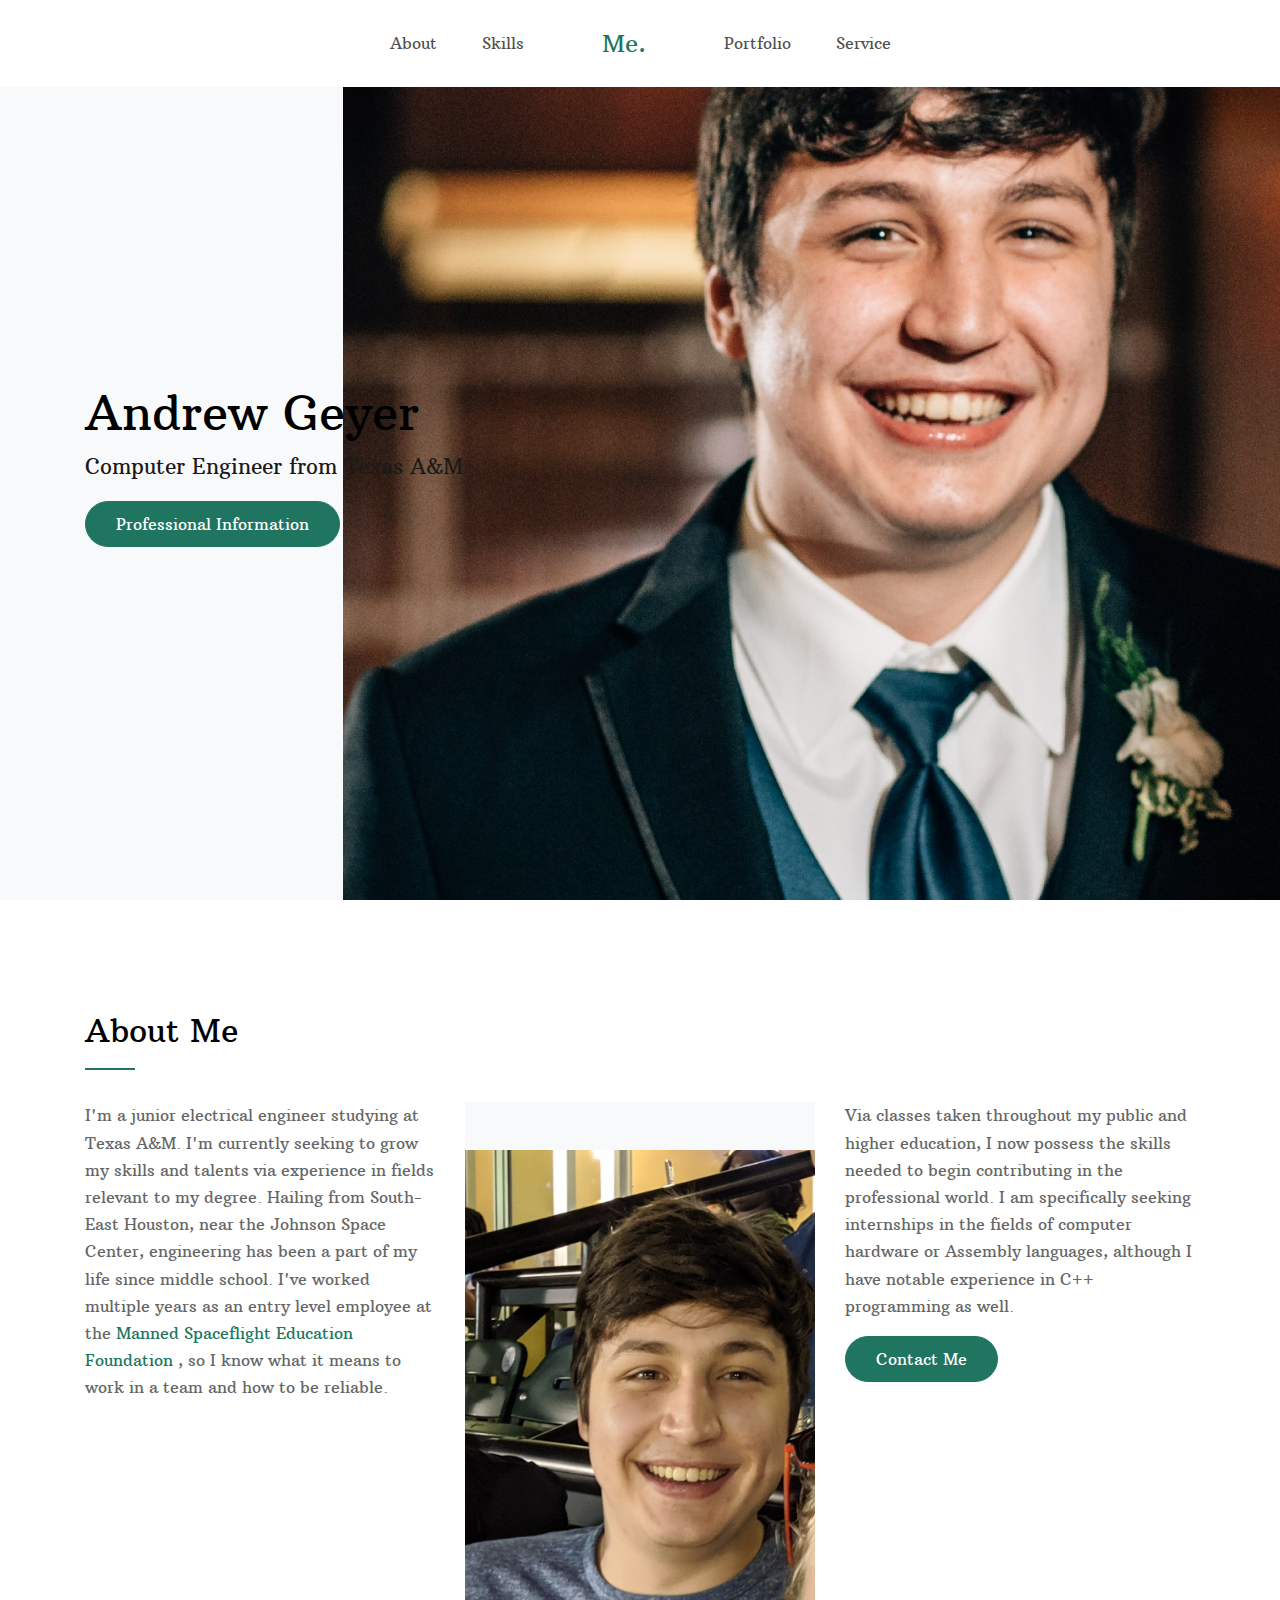
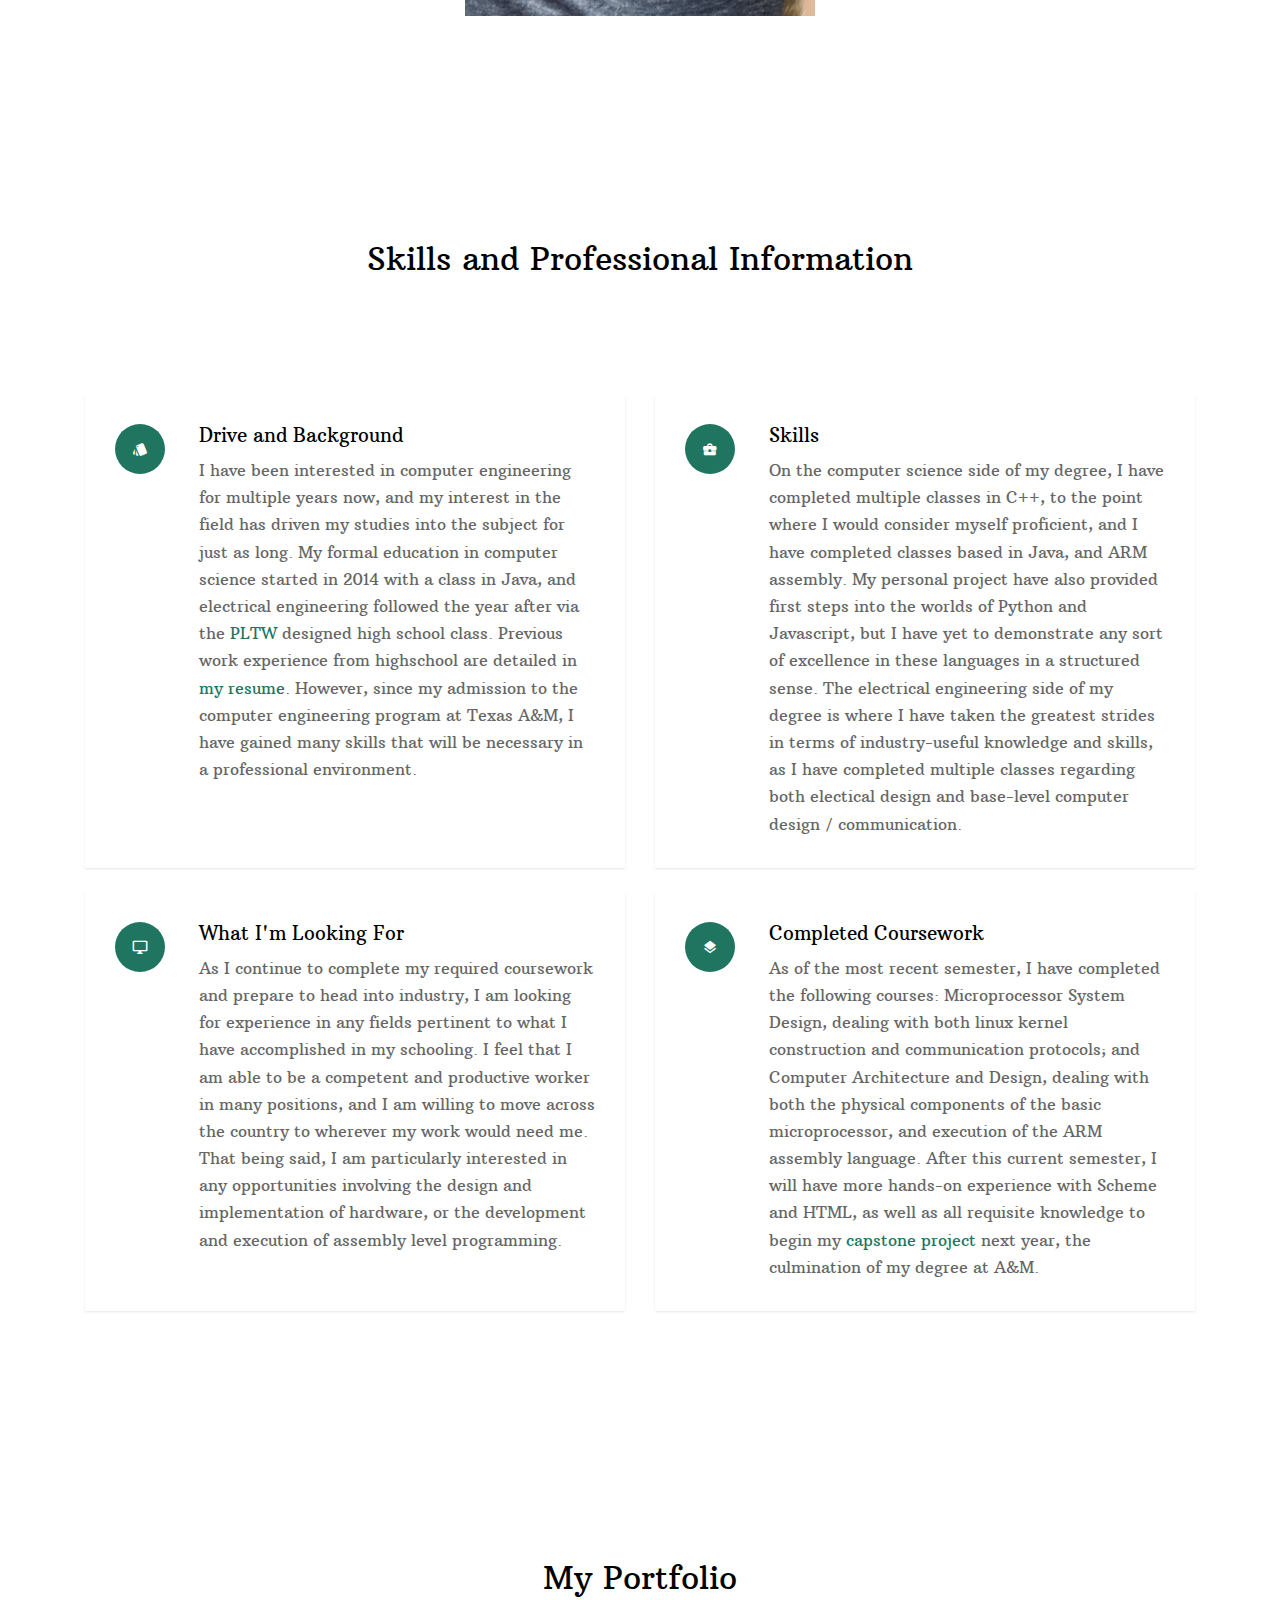
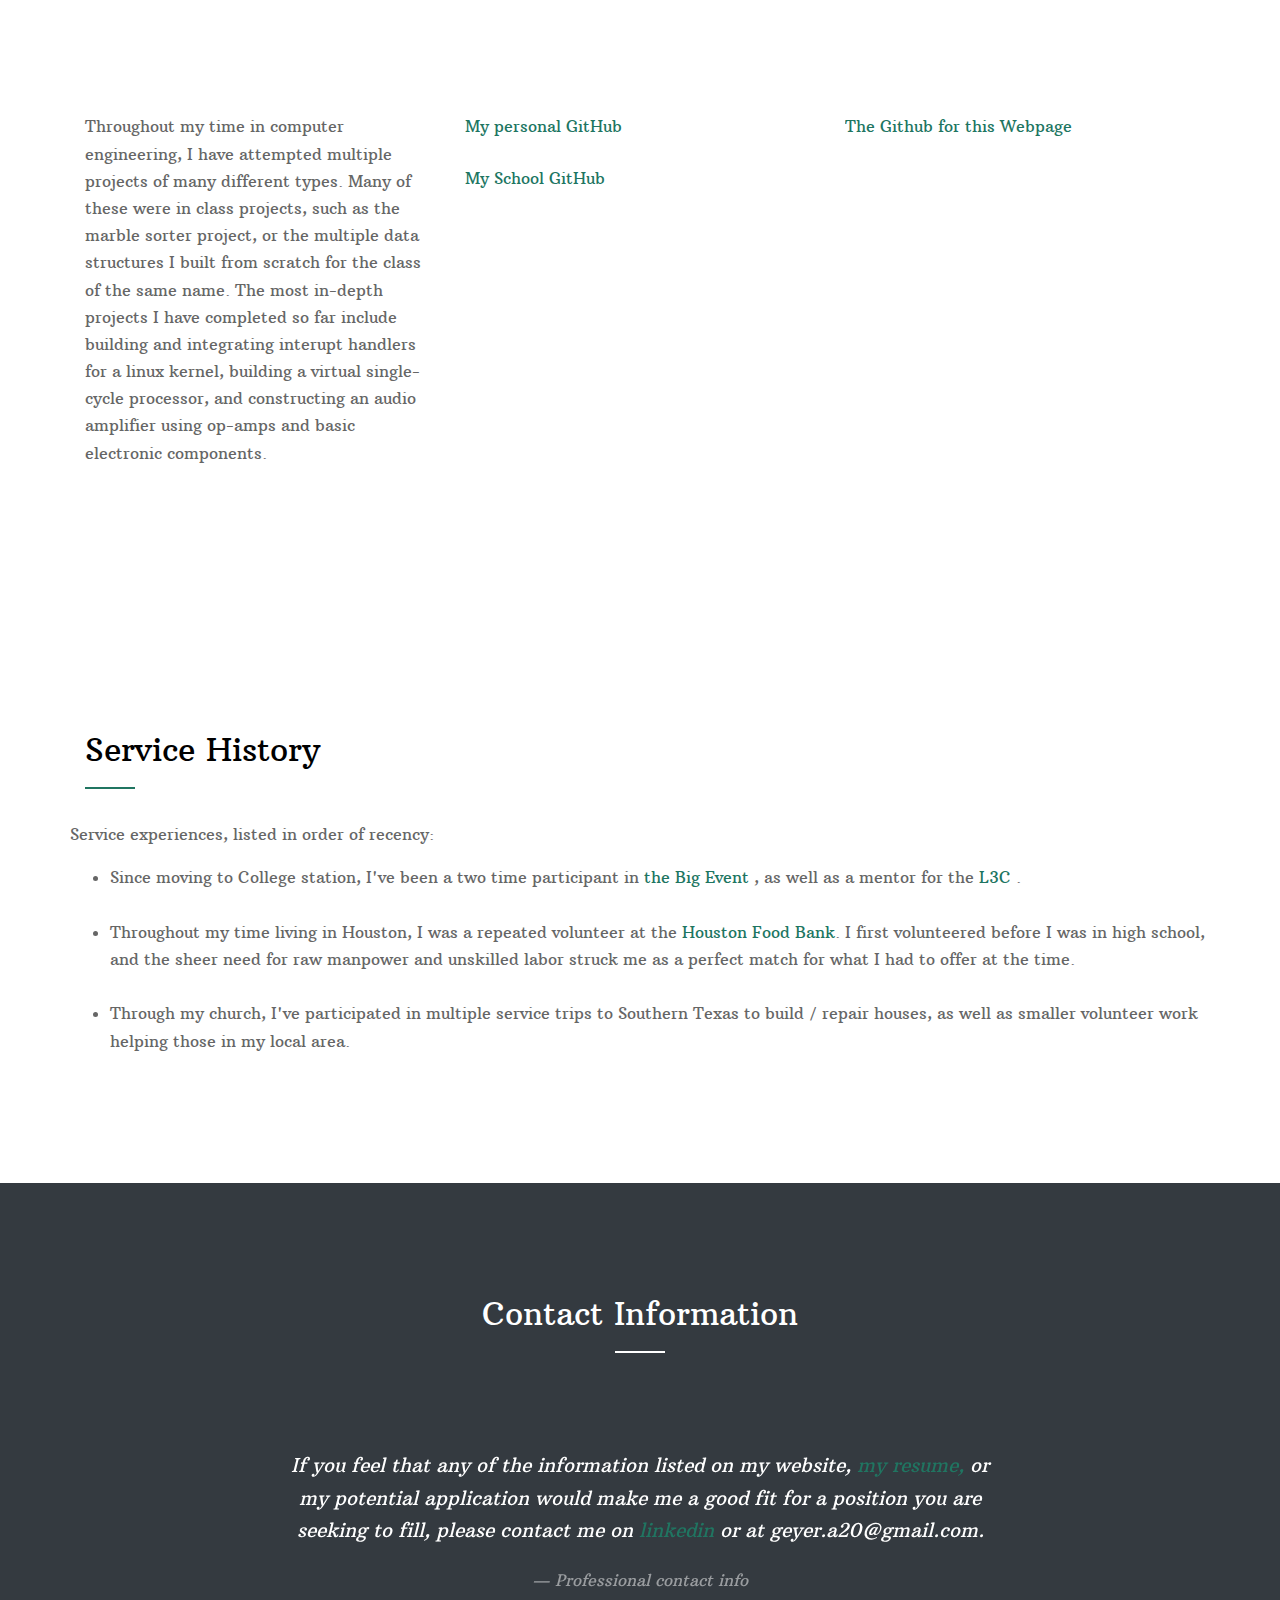
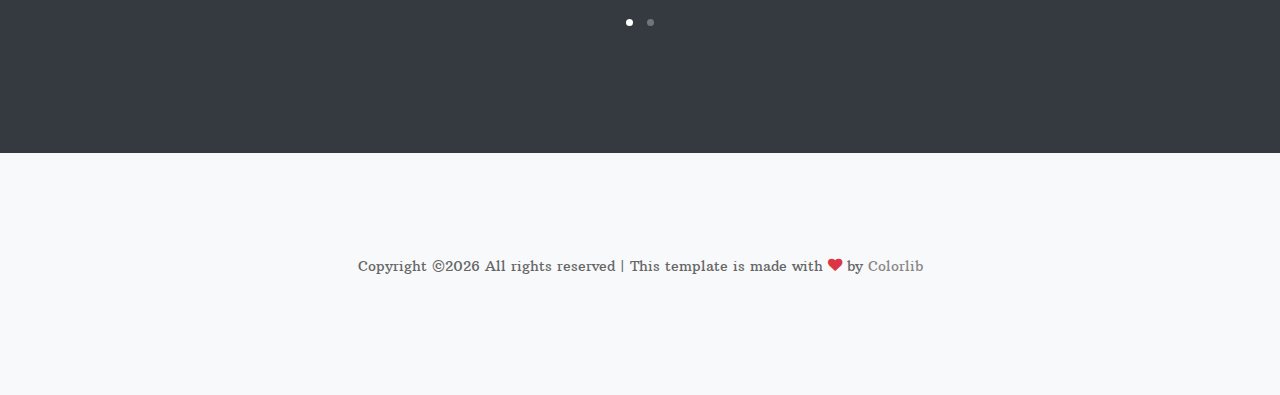
<file: index.html>
<!doctype html>
<html lang="en">
  <head>
    <title>Andrew Geyer</title>
    <meta charset="utf-8">
    <meta name="viewport" content="width=device-width, initial-scale=1, shrink-to-fit=no">
    
    <link href="https://fonts.googleapis.com/css?family=Arbutus+Slab|Open+Sans:300,400,700" rel="stylesheet">
    <link rel="stylesheet" href="fonts/icomoon/style.css">

    <link rel="stylesheet" href="css/bootstrap.min.css">
    <link rel="stylesheet" href="css/jquery-ui.css">
    <link rel="stylesheet" href="css/owl.carousel.min.css">
    <link rel="stylesheet" href="css/owl.theme.default.min.css">
    <link rel="stylesheet" href="css/owl.theme.default.min.css">

    <link rel="stylesheet" href="css/jquery.fancybox.min.css">

    <link rel="stylesheet" href="css/bootstrap-datepicker.css">

    <link rel="stylesheet" href="fonts/flaticon/font/flaticon.css">

    <link rel="stylesheet" href="css/aos.css">

    <link rel="stylesheet" href="css/style.css">
    
  </head>
  <body data-spy="scroll" data-target=".site-navbar-target" data-offset="300">
  


  <div class="site-wrap">

    <div class="site-mobile-menu site-navbar-target">
      <div class="site-mobile-menu-header">
        <div class="site-mobile-menu-close mt-3">
          <span class="icon-close2 js-menu-toggle"></span>
        </div>
      </div>
      <div class="site-mobile-menu-body"></div>
    </div>
   
    <header class="site-navbar py-4 js-sticky-header site-navbar-target" role="banner">

      <div class="container-fluid">
        <div class="row align-items-center justify-content-center">
          
          <div class="">
            <nav class="site-navigation position-relative text-right" role="navigation">
              <ul class="site-menu main-menu js-clone-nav mr-auto d-none d-lg-block">
                <li><a href="#about-section" class="nav-link">About</a></li>
                <li><a href="#professional-section" class="nav-link">Skills</a></li>
                
              </ul>
            </nav>
          </div>

          <div class=" text-center mx-5">
            <h1 class="m-0 site-logo"><a href="index.html">Me.</a></h1>
          </div>

          <div class="text-left">

            <nav class="site-navigation position-relative" role="navigation">
              <ul class="site-menu main-menu js-clone-nav mr-auto d-none d-lg-block">
                <li><a href="#portfolio-section" class="nav-link">Portfolio</a></li>
                <li><a href="#Service-section" class="nav-link">Service</a></li>
              </ul>
            </nav>


            <div class="d-inline-block d-lg-none" style="position: relative; top: 3px;"><a href="#" class="site-menu-toggle js-menu-toggle float-right"><span class="icon-menu h3"></span></a></div>

          </div>

        </div>
      </div>
      
    </header>


    <div class="site-blocks-cover overlay bg-light" id="home-section">

      <div class="container">
        <div class="row justify-content-center">

          <div class="col-md-12 mt-lg-5 text-left align-self-center text-intro">
            <div class="row">
              <div class="col-lg-6">
                <h1 class="text-black">Andrew Geyer</h1>
                <p class="lead">Computer Engineer from Texas A&M</p>
                <p><a href="#professional-section" class="btn smoothscroll btn-primary">Professional Information</a></p>

              </div>
            </div>
          </div>
            
        </div>
      </div>

      <img src="images/face2.jpg" alt="Image" class="img-face" data-aos="fade">

      
    </div>  

    <div class="site-section" id="about-section">
      <div class="container">
        <div class="row ">
          <div class="col-12 mb-4 position-relative">
            <h2 class="section-title">About Me</h2>
          </div>
          <div class="col-lg-4 order-1 order-lg-2 mb-4 mb-lg-0">
            <div class="bg-light pt-5">
            <img src="images/second pic.jpg" alt="Image" class="img-fluid">
            </div>
          </div>
          <div class="col-lg-4 order-2 order-lg-1">
            <p>I'm a junior electrical engineer studying at Texas A&M. I'm currently seeking to grow my skills and talents via experience in fields relevant to my degree. 
			Hailing from South-East Houston, near the Johnson Space Center, engineering has been a part of my life since middle school. I've worked multiple years as an
			entry level employee at the <a href="https://spacecenter.org/about-us/" target="blank"> Manned Spaceflight Education Foundation </a>, so I know what it means 
			to work in a team and how to be reliable. </p>
          </div>
          <div class="col-lg-4 order-3 order-lg-3">
            <p>Via classes taken throughout my public and higher education, I now possess the skills needed to begin contributing in the professional world. I am specifically seeking internships in the
			fields of computer hardware or Assembly languages, although I have notable experience in C++ programming as well.</p>
            <p><a href="#contact-section" class="btn smoothscroll btn-primary">Contact Me</a></p>
          </div>
          
        </div>
      </div>
    </div>

    
    <div class="site-section" id="professional-section">
      <div class="container">
        <div class="row ">
          <div class="col-12 mb-5 position-relative">
            <h2 class="section-title text-center mb-5">Skills and Professional Information</h2>
          </div>
          
          <div class="col-md-6 mb-4">
            <div class="service d-flex h-100">
              <div class="service-number mr-4"><span class="icon-style"></span></div>
              <div class="service-about">
                <h3>Drive and Background</h3>
                <p> I have been interested in computer engineering for multiple years now, and my interest in the field has driven my studies into the subject for just as long. My formal 
					education in computer science started in 2014 with a class in Java, and electrical engineering followed the year after via the <a href="https://www.pltw.org/" target="blank">PLTW</a>
					designed high school class. Previous work experience from highschool are detailed in <a href="Geyer_Resume.pdf" target="_blank"> my resume.</a> However, since my admission to the 
					computer engineering program at Texas A&M, I have gained many skills that will be necessary in a professional environment. </p>
              </div>
            </div>
          </div>

          <div class="col-md-6 mb-4">
            <div class="service d-flex h-100">
              <div class="service-number mr-4"><span class="icon-business_center"></span></div>
              <div class="service-about">
                <h3>Skills</h3>
                <p>On the computer science side of my degree, I have completed multiple classes in C++, to the point where I would consider myself proficient, and I have completed classes 
				based in  Java, and ARM assembly. My personal project have also provided first steps into the worlds of Python and Javascript, but I have yet to demonstrate any sort of excellence 
				in these languages in a structured sense. The electrical engineering side of my degree is where I have taken the greatest strides in terms of industry-useful knowledge and skills,
				as I have completed multiple classes regarding both electical design and base-level computer design / communication. </p>
              </div>
            </div>
          </div>

          <div class="col-md-6 mb-4">
            <div class="service d-flex h-100">
              <div class="service-number mr-4"><span class="icon-desktop_windows"></span></div>
              <div class="service-about">
                <h3>What I'm Looking For</h3>
                <p>As I continue to complete my required coursework and prepare to head into industry, I am looking for experience in any fields pertinent to what I have accomplished in my 
				schooling. I feel that I am able to be a competent and productive worker in many positions, and I am  willing to move across the country to wherever my work would need me.
				That being said, I am particularly interested in any opportunities involving the design and implementation of hardware, or the development and execution of assembly 
				level programming. </p>
              </div>
            </div>
          </div>

          <div class="col-md-6 mb-4">
            <div class="service d-flex h-100">
              <div class="service-number mr-4"><span class="icon-layers"></span></div>
              <div class="service-about">
                <h3>Completed Coursework</h3>
                <p>As of the most recent semester, I have completed the following courses: Microprocessor System Design, dealing with both linux kernel construction and communication protocols; 
				and Computer Architecture and Design, dealing with both the physical components of the basic microprocessor, and execution of the ARM assembly language. After this current semester,
				I will have more hands-on experience with Scheme and HTML, as well as all requisite knowledge to begin my 
				<a href="https://engineering.tamu.edu/electrical/academics/student-projects/capstone.html " target="_blank">capstone project</a>
				next year, the culmination of my degree at A&M.
				</p>
              </div>
            </div>
          </div>

        </div>
      </div>
    </div>

    




    <section class="site-section block__62272" id="portfolio-section">
      

      <div class="container">
        <div class="row mb-5">
          <div class="col-12 position-relative">
            <h2 class="section-title text-center mb-5">My Portfolio</h2>
          </div>
        </div>

        
        <div id="posts" class="row no-gutter">
			<div class="item web col-6 col-sm-6 col-md-6 col-lg-4 col-xl-4 mb-4">
				<p> Throughout my time in computer engineering, I have attempted multiple projects of many  
				different types. Many of these were in class projects, such as the marble sorter project, or the 
				multiple data structures I built from scratch for the class of the same name. The most in-depth  
				projects I have completed so far include building and integrating interupt handlers for a linux 
				kernel, building a virtual single-cycle processor, and constructing an audio amplifier using 
				op-amps and basic electronic components. </p>
			</div>
			<div class="item web col-6 col-sm-6 col-md-6 col-lg-4 col-xl-4 mb-4">
				<a href="https://github.com/geyer-a20" target="_blank">My personal GitHub </a>
			</div>

			<div class="item brand col-6 col-sm-6 col-md-6 col-lg-4 col-xl-4 mb-4">
				<a href="https://github.com/geyer-a20/Webpage" target="_blank">The Github for this Webpage </a> </font> 
			</div>

			<div class="item design col-6 col-sm-6 col-md-6 col-lg-4 col-xl-4 mb-4">

				<a href="https://github.tamu.edu/us984" target="_blank">My School GitHub </a>
			</div>
      </div>

    </section>
	
	<section class="site-section"  id="Service-section">
	<div class="container">
        <div class="row ">
          <div class="col-12 mb-4 position-relative">
            <h2 class="section-title">Service History</h2>
          </div>
				<p> Service experiences, listed in order of recency:
		
				<ul>
		
				<li> Since moving to College station, I've been a two time participant in 
				<a href="https://bigevent.tamu.edu/" target="_blank">the Big Event</a>
				, as well as a mentor for the <a href="https://reslife.tamu.edu/living/llcs/available/l3c/" target="_blank">L3C </a>
				.</li> <br>
		
				<li> Throughout my time living in Houston, I was a repeated volunteer at the 
				<a href="https://www.houstonfoodbank.org/ways-to-give/give-time/volunteerathfb/portwallwarehouse/" target="_blank">Houston Food Bank</a>. 
				I first volunteered before I was in high school, and the sheer need for raw manpower and unskilled labor struck me as 
				a perfect match for what I had to offer at the time.</li> <br>
		
				<li> Through my church, I've participated in multiple service trips to Southern Texas to build / repair houses, as well as smaller volunteer work helping
				those in my local area.</li>

				</ul></font>
		</div>
	</div>
    </section>

    <section class="site-section bg-dark" id="contact-section">
      <div class="container">
        <div class="row">
          <div class="col-12 mb-5 position-relative">
            <h2 class="section-title text-center mb-5 text-white">Contact Information</h2>
          </div>
        </div>
        <div class="owl-carousel slide-one-item">
          <div class="slide">
            <blockquote>
              <p> If you feel that any of the information listed on my website, <a href="Geyer_Resume.pdf" target="_blank"> my resume,</a> 
				or my potential application would make me a good fit for a position you are seeking to fill, please contact me on 
				<a href="www.linkedin.com/in/andrew-geyer-8711b71a1at" target="_blank"> linkedin</a> or at geyer.a20@gmail.com.</p>
				<p><cite>&mdash; Professional contact info</cite></p>
            </blockquote>
          </div>
          <div class="slide">
            <blockquote>
              <p>For contact regarding my time or continued studies at A&M, feel free to check 
			  <a href="https://catalog.tamu.edu/undergraduate/engineering/electrical-computer/computer-engineering-bs-electrical-engineering-track/#programrequirementstext" target="_blank"> 
			  my degree requirements,</a> or contact me at us984@gmail.com.</p>
              <p><cite>&mdash; Educational contact info</cite></p>
            </blockquote>
          </div>
        </div>
      </div>
    </section>

    

   

    <footer class="site-section bg-light footer">
      

        <div class="row">
          <div class="col-12 text-center">
          <p>
            <!-- Link back to Colorlib can't be removed. Template is licensed under CC BY 3.0. -->
            Copyright &copy;<script>document.write(new Date().getFullYear());</script> All rights reserved | This template is made with <i class="icon-heart text-danger" aria-hidden="true"></i> by <a href="https://colorlib.com" target="_blank" >Colorlib</a>
            <!-- Link back to Colorlib can't be removed. Template is licensed under CC BY 3.0. -->
            </p>
            </div>
        </div>
      </div>
    </footer>

  </div> <!-- .site-wrap -->

  <script src="js/jquery-3.3.1.min.js"></script>
  <script src="js/jquery-ui.js"></script>
  <script src="js/popper.min.js"></script>
  <script src="js/bootstrap.min.js"></script>
  <script src="js/owl.carousel.min.js"></script>
  <script src="js/jquery.easing.1.3.js"></script>
  <script src="js/aos.js"></script>
  <script src="js/jquery.fancybox.min.js"></script>
  <script src="js/jquery.sticky.js"></script>
  <script src="js/isotope.pkgd.min.js"></script>

  
  <script src="js/main.js"></script>
    
  </body>
</html>
</file>
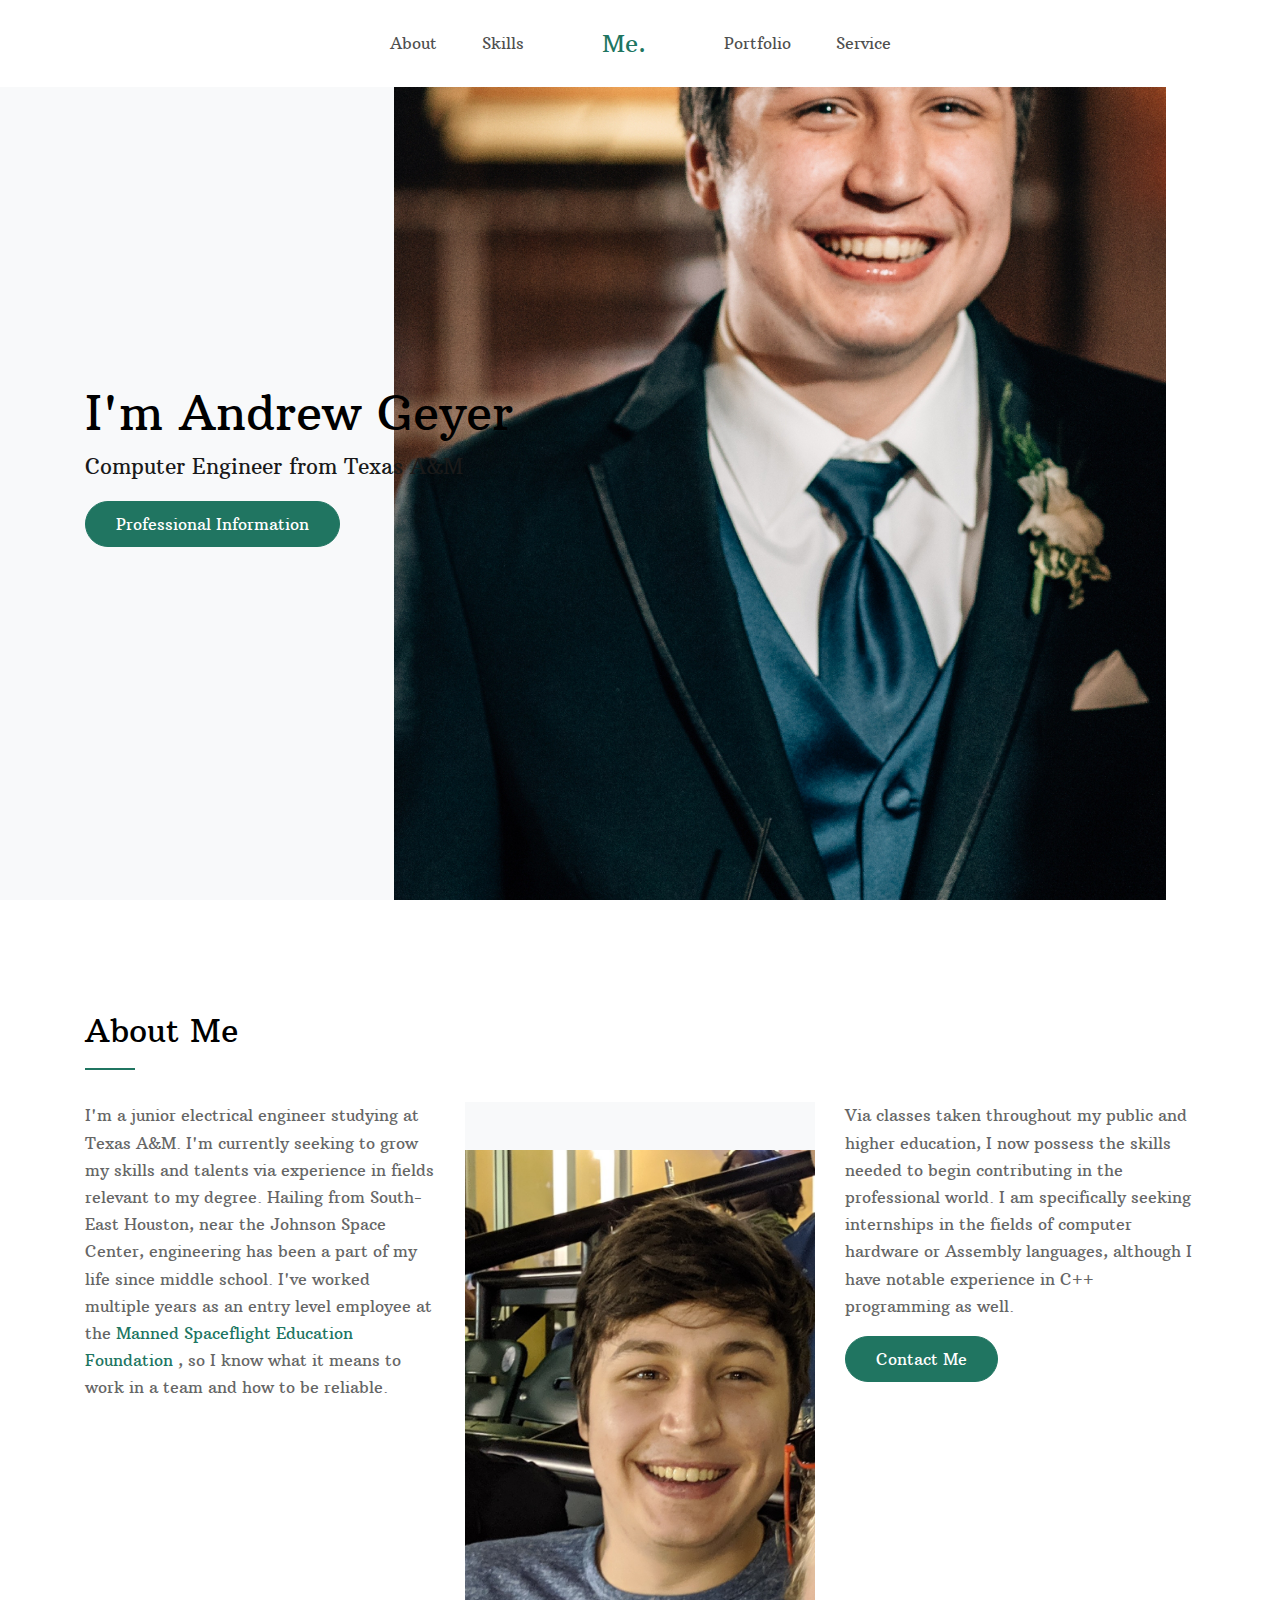
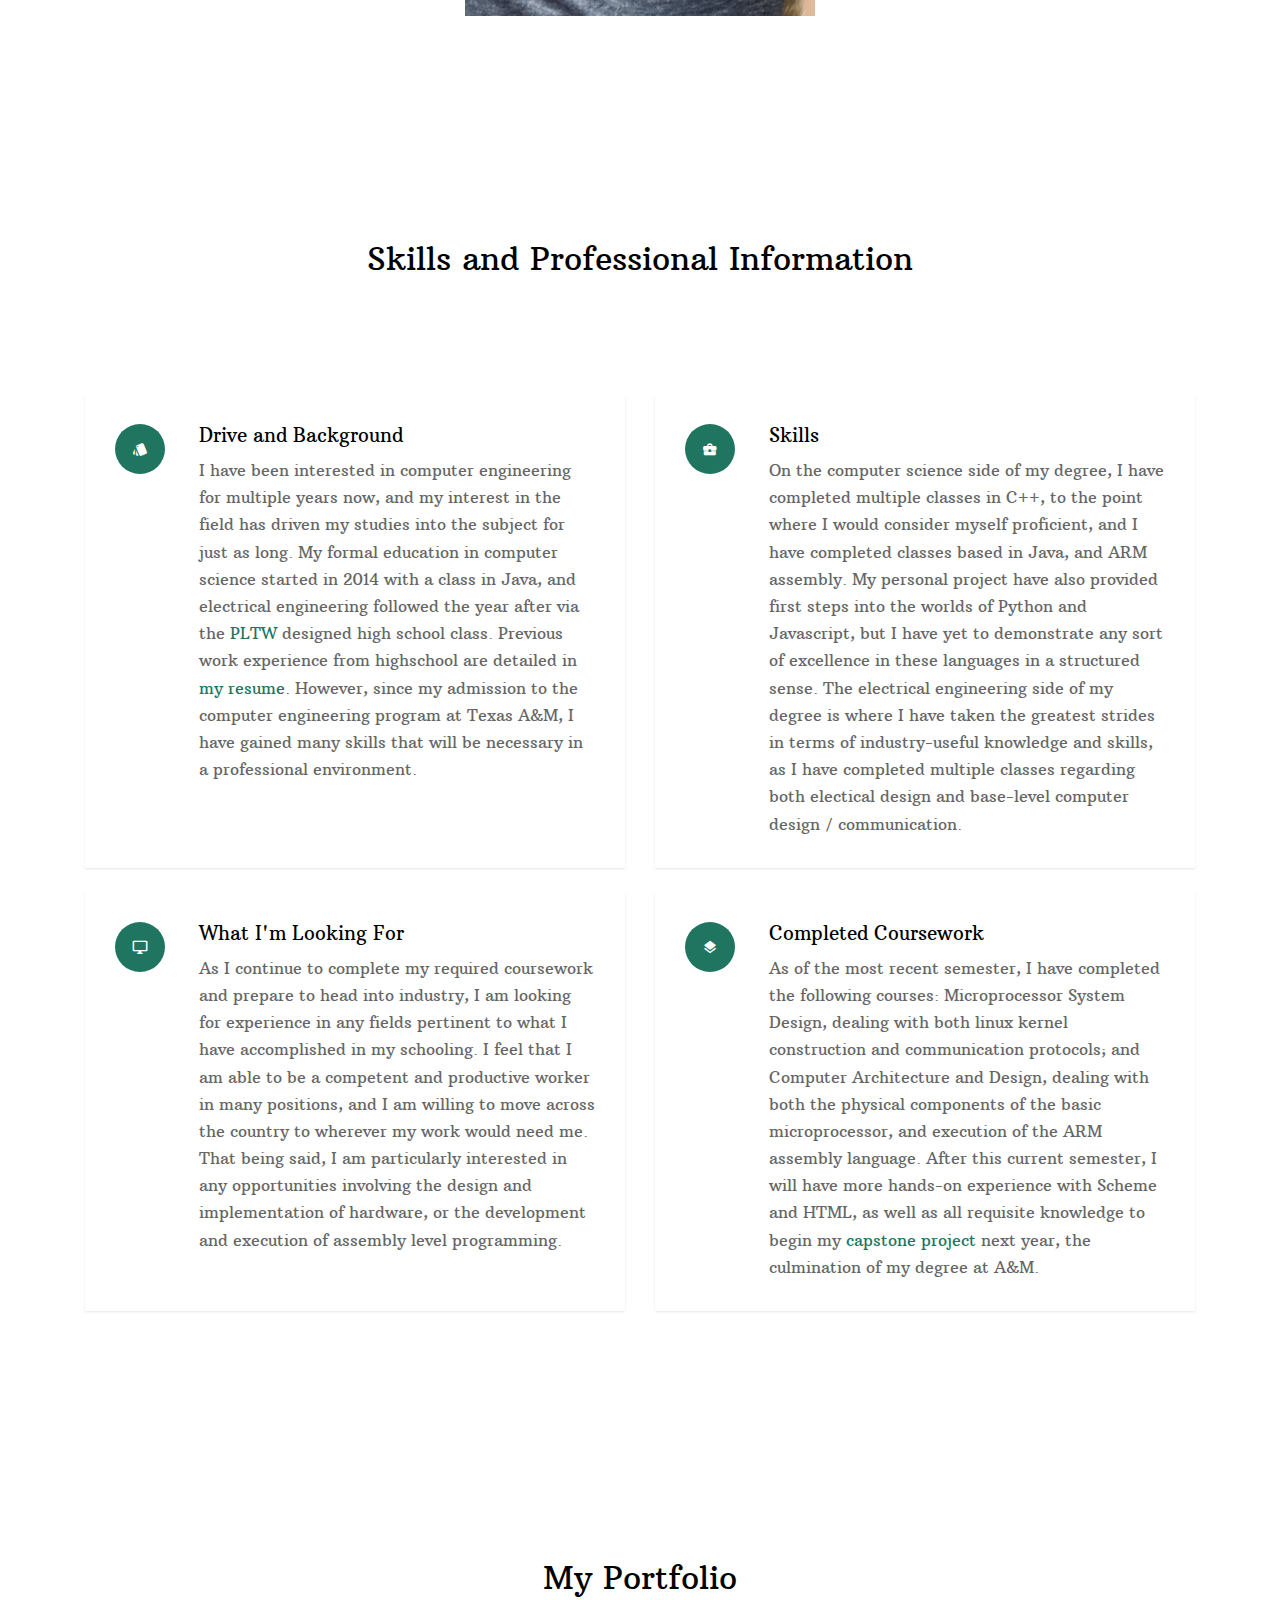
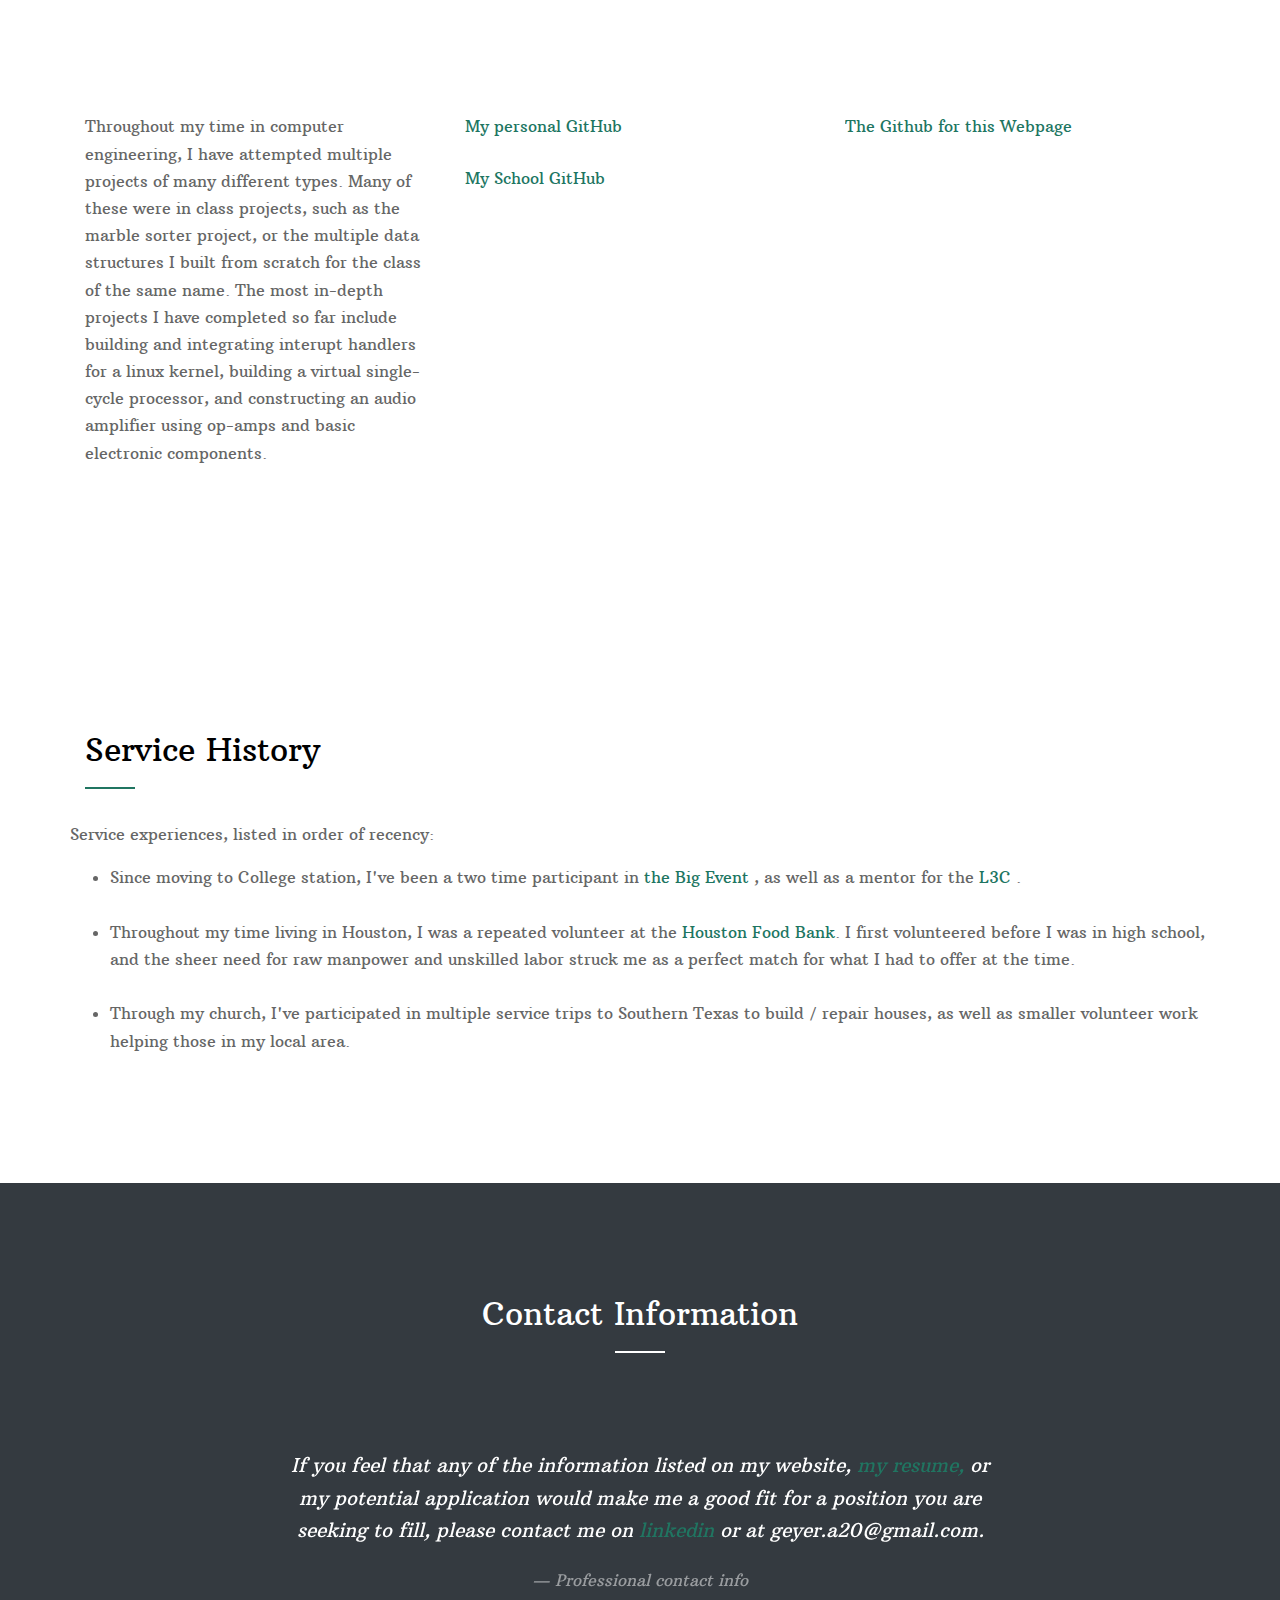
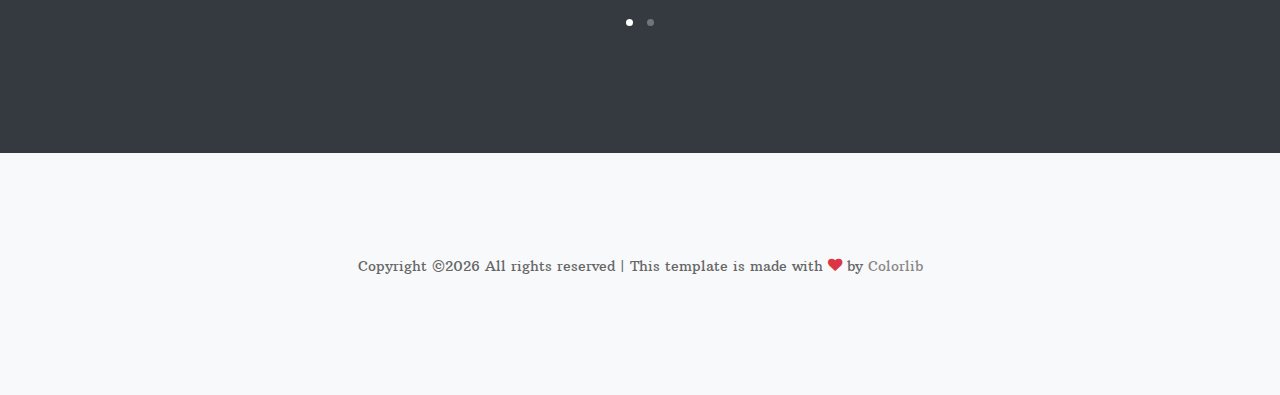
<file: me/index.html>
<!doctype html>
<html lang="en">
  <head>
    <title>Andrew Geyer</title>
    <meta charset="utf-8">
    <meta name="viewport" content="width=device-width, initial-scale=1, shrink-to-fit=no">
    
    <link href="https://fonts.googleapis.com/css?family=Arbutus+Slab|Open+Sans:300,400,700" rel="stylesheet">
    <link rel="stylesheet" href="fonts/icomoon/style.css">

    <link rel="stylesheet" href="css/bootstrap.min.css">
    <link rel="stylesheet" href="css/jquery-ui.css">
    <link rel="stylesheet" href="css/owl.carousel.min.css">
    <link rel="stylesheet" href="css/owl.theme.default.min.css">
    <link rel="stylesheet" href="css/owl.theme.default.min.css">

    <link rel="stylesheet" href="css/jquery.fancybox.min.css">

    <link rel="stylesheet" href="css/bootstrap-datepicker.css">

    <link rel="stylesheet" href="fonts/flaticon/font/flaticon.css">

    <link rel="stylesheet" href="css/aos.css">

    <link rel="stylesheet" href="css/style.css">
    
  </head>
  <body data-spy="scroll" data-target=".site-navbar-target" data-offset="300">
  


  <div class="site-wrap">

    <div class="site-mobile-menu site-navbar-target">
      <div class="site-mobile-menu-header">
        <div class="site-mobile-menu-close mt-3">
          <span class="icon-close2 js-menu-toggle"></span>
        </div>
      </div>
      <div class="site-mobile-menu-body"></div>
    </div>
   
    <header class="site-navbar py-4 js-sticky-header site-navbar-target" role="banner">

      <div class="container-fluid">
        <div class="row align-items-center justify-content-center">
          
          <div class="">
            <nav class="site-navigation position-relative text-right" role="navigation">
              <ul class="site-menu main-menu js-clone-nav mr-auto d-none d-lg-block">
                <li><a href="#about-section" class="nav-link">About</a></li>
                <li><a href="#professional-section" class="nav-link">Skills</a></li>
                
              </ul>
            </nav>
          </div>

          <div class=" text-center mx-5">
            <h1 class="m-0 site-logo"><a href="index.html">Me.</a></h1>
          </div>

          <div class="text-left">

            <nav class="site-navigation position-relative" role="navigation">
              <ul class="site-menu main-menu js-clone-nav mr-auto d-none d-lg-block">
                <li><a href="#portfolio-section" class="nav-link">Portfolio</a></li>
                <li><a href="#Service-section" class="nav-link">Service</a></li>
              </ul>
            </nav>


            <div class="d-inline-block d-lg-none" style="position: relative; top: 3px;"><a href="#" class="site-menu-toggle js-menu-toggle float-right"><span class="icon-menu h3"></span></a></div>

          </div>

        </div>
      </div>
      
    </header>


    <div class="site-blocks-cover overlay bg-light" id="home-section">

      <div class="container">
        <div class="row justify-content-center">

          <div class="col-md-12 mt-lg-5 text-left align-self-center text-intro">
            <div class="row">
              <div class="col-lg-6">
                <h1 class="text-black">I'm Andrew Geyer</h1>
                <p class="lead">Computer Engineer from Texas A&M</p>
                <p><a href="#professional-section" class="btn smoothscroll btn-primary">Professional Information</a></p>

              </div>
            </div>
          </div>
            
        </div>
      </div>

      <img src="images/face.jpg" alt="Image" class="img-face" data-aos="fade">

      
    </div>  

    <div class="site-section" id="about-section">
      <div class="container">
        <div class="row ">
          <div class="col-12 mb-4 position-relative">
            <h2 class="section-title">About Me</h2>
          </div>
          <div class="col-lg-4 order-1 order-lg-2 mb-4 mb-lg-0">
            <div class="bg-light pt-5">
            <img src="images/second pic.jpg" alt="Image" class="img-fluid">
            </div>
          </div>
          <div class="col-lg-4 order-2 order-lg-1">
            <p>I'm a junior electrical engineer studying at Texas A&M. I'm currently seeking to grow my skills and talents via experience in fields relevant to my degree. 
			Hailing from South-East Houston, near the Johnson Space Center, engineering has been a part of my life since middle school. I've worked multiple years as an
			entry level employee at the <a href="https://spacecenter.org/about-us/" target="blank"> Manned Spaceflight Education Foundation </a>, so I know what it means 
			to work in a team and how to be reliable. </p>
          </div>
          <div class="col-lg-4 order-3 order-lg-3">
            <p>Via classes taken throughout my public and higher education, I now possess the skills needed to begin contributing in the professional world. I am specifically seeking internships in the
			fields of computer hardware or Assembly languages, although I have notable experience in C++ programming as well.</p>
            <p><a href="#contact-section" class="btn smoothscroll btn-primary">Contact Me</a></p>
          </div>
          
        </div>
      </div>
    </div>

    
    <div class="site-section" id="professional-section">
      <div class="container">
        <div class="row ">
          <div class="col-12 mb-5 position-relative">
            <h2 class="section-title text-center mb-5">Skills and Professional Information</h2>
          </div>
          
          <div class="col-md-6 mb-4">
            <div class="service d-flex h-100">
              <div class="service-number mr-4"><span class="icon-style"></span></div>
              <div class="service-about">
                <h3>Drive and Background</h3>
                <p> I have been interested in computer engineering for multiple years now, and my interest in the field has driven my studies into the subject for just as long. My formal 
					education in computer science started in 2014 with a class in Java, and electrical engineering followed the year after via the <a href="https://www.pltw.org/" target="blank">PLTW</a>
					designed high school class. Previous work experience from highschool are detailed in <a href="Geyer_Resume.pdf" target="_blank"> my resume.</a> However, since my admission to the 
					computer engineering program at Texas A&M, I have gained many skills that will be necessary in a professional environment. </p>
              </div>
            </div>
          </div>

          <div class="col-md-6 mb-4">
            <div class="service d-flex h-100">
              <div class="service-number mr-4"><span class="icon-business_center"></span></div>
              <div class="service-about">
                <h3>Skills</h3>
                <p>On the computer science side of my degree, I have completed multiple classes in C++, to the point where I would consider myself proficient, and I have completed classes 
				based in  Java, and ARM assembly. My personal project have also provided first steps into the worlds of Python and Javascript, but I have yet to demonstrate any sort of excellence 
				in these languages in a structured sense. The electrical engineering side of my degree is where I have taken the greatest strides in terms of industry-useful knowledge and skills,
				as I have completed multiple classes regarding both electical design and base-level computer design / communication. </p>
              </div>
            </div>
          </div>

          <div class="col-md-6 mb-4">
            <div class="service d-flex h-100">
              <div class="service-number mr-4"><span class="icon-desktop_windows"></span></div>
              <div class="service-about">
                <h3>What I'm Looking For</h3>
                <p>As I continue to complete my required coursework and prepare to head into industry, I am looking for experience in any fields pertinent to what I have accomplished in my 
				schooling. I feel that I am able to be a competent and productive worker in many positions, and I am  willing to move across the country to wherever my work would need me.
				That being said, I am particularly interested in any opportunities involving the design and implementation of hardware, or the development and execution of assembly 
				level programming. </p>
              </div>
            </div>
          </div>

          <div class="col-md-6 mb-4">
            <div class="service d-flex h-100">
              <div class="service-number mr-4"><span class="icon-layers"></span></div>
              <div class="service-about">
                <h3>Completed Coursework</h3>
                <p>As of the most recent semester, I have completed the following courses: Microprocessor System Design, dealing with both linux kernel construction and communication protocols; 
				and Computer Architecture and Design, dealing with both the physical components of the basic microprocessor, and execution of the ARM assembly language. After this current semester,
				I will have more hands-on experience with Scheme and HTML, as well as all requisite knowledge to begin my 
				<a href="https://engineering.tamu.edu/electrical/academics/student-projects/capstone.html " target="_blank">capstone project</a>
				next year, the culmination of my degree at A&M.
				</p>
              </div>
            </div>
          </div>

        </div>
      </div>
    </div>

    




    <section class="site-section block__62272" id="portfolio-section">
      

      <div class="container">
        <div class="row mb-5">
          <div class="col-12 position-relative">
            <h2 class="section-title text-center mb-5">My Portfolio</h2>
          </div>
        </div>

        
        <div id="posts" class="row no-gutter">
			<div class="item web col-6 col-sm-6 col-md-6 col-lg-4 col-xl-4 mb-4">
				<p> Throughout my time in computer engineering, I have attempted multiple projects of many  
				different types. Many of these were in class projects, such as the marble sorter project, or the 
				multiple data structures I built from scratch for the class of the same name. The most in-depth  
				projects I have completed so far include building and integrating interupt handlers for a linux 
				kernel, building a virtual single-cycle processor, and constructing an audio amplifier using 
				op-amps and basic electronic components. </p>
			</div>
			<div class="item web col-6 col-sm-6 col-md-6 col-lg-4 col-xl-4 mb-4">
				<a href="https://github.com/geyer-a20" target="_blank">My personal GitHub </a>
			</div>

			<div class="item brand col-6 col-sm-6 col-md-6 col-lg-4 col-xl-4 mb-4">
				<a href="https://github.com/geyer-a20/Webpage" target="_blank">The Github for this Webpage </a> </font> 
			</div>

			<div class="item design col-6 col-sm-6 col-md-6 col-lg-4 col-xl-4 mb-4">

				<a href="https://github.tamu.edu/us984" target="_blank">My School GitHub </a>
			</div>
      </div>

    </section>
	
	<section class="site-section"  id="Service-section">
	<div class="container">
        <div class="row ">
          <div class="col-12 mb-4 position-relative">
            <h2 class="section-title">Service History</h2>
          </div>
				<p> Service experiences, listed in order of recency:
		
				<ul>
		
				<li> Since moving to College station, I've been a two time participant in 
				<a href="https://bigevent.tamu.edu/" target="_blank">the Big Event</a>
				, as well as a mentor for the <a href="https://reslife.tamu.edu/living/llcs/available/l3c/" target="_blank">L3C </a>
				.</li> <br>
		
				<li> Throughout my time living in Houston, I was a repeated volunteer at the 
				<a href="https://www.houstonfoodbank.org/ways-to-give/give-time/volunteerathfb/portwallwarehouse/" target="_blank">Houston Food Bank</a>. 
				I first volunteered before I was in high school, and the sheer need for raw manpower and unskilled labor struck me as 
				a perfect match for what I had to offer at the time.</li> <br>
		
				<li> Through my church, I've participated in multiple service trips to Southern Texas to build / repair houses, as well as smaller volunteer work helping
				those in my local area.</li>

				</ul></font>
		</div>
	</div>
    </section>

    <section class="site-section bg-dark" id="contact-section">
      <div class="container">
        <div class="row">
          <div class="col-12 mb-5 position-relative">
            <h2 class="section-title text-center mb-5 text-white">Contact Information</h2>
          </div>
        </div>
        <div class="owl-carousel slide-one-item">
          <div class="slide">
            <blockquote>
              <p> If you feel that any of the information listed on my website, <a href="Geyer_Resume.pdf" target="_blank"> my resume,</a> 
				or my potential application would make me a good fit for a position you are seeking to fill, please contact me on 
				<a href="www.linkedin.com/in/andrew-geyer-8711b71a1at" target="_blank"> linkedin</a> or at geyer.a20@gmail.com.</p>
				<p><cite>&mdash; Professional contact info</cite></p>
            </blockquote>
          </div>
          <div class="slide">
            <blockquote>
              <p>For contact regarding my time or continued studies at A&M, feel free to check 
			  <a href="https://catalog.tamu.edu/undergraduate/engineering/electrical-computer/computer-engineering-bs-electrical-engineering-track/#programrequirementstext" target="_blank"> 
			  my degree requirements,</a> or contact me at us984@gmail.com.</p>
              <p><cite>&mdash; Educational contact info</cite></p>
            </blockquote>
          </div>
        </div>
      </div>
    </section>

    

   

    <footer class="site-section bg-light footer">
      

        <div class="row">
          <div class="col-12 text-center">
          <p>
            <!-- Link back to Colorlib can't be removed. Template is licensed under CC BY 3.0. -->
            Copyright &copy;<script>document.write(new Date().getFullYear());</script> All rights reserved | This template is made with <i class="icon-heart text-danger" aria-hidden="true"></i> by <a href="https://colorlib.com" target="_blank" >Colorlib</a>
            <!-- Link back to Colorlib can't be removed. Template is licensed under CC BY 3.0. -->
            </p>
            </div>
        </div>
      </div>
    </footer>

  </div> <!-- .site-wrap -->

  <script src="js/jquery-3.3.1.min.js"></script>
  <script src="js/jquery-ui.js"></script>
  <script src="js/popper.min.js"></script>
  <script src="js/bootstrap.min.js"></script>
  <script src="js/owl.carousel.min.js"></script>
  <script src="js/jquery.easing.1.3.js"></script>
  <script src="js/aos.js"></script>
  <script src="js/jquery.fancybox.min.js"></script>
  <script src="js/jquery.sticky.js"></script>
  <script src="js/isotope.pkgd.min.js"></script>

  
  <script src="js/main.js"></script>
    
  </body>
</html>
</file>
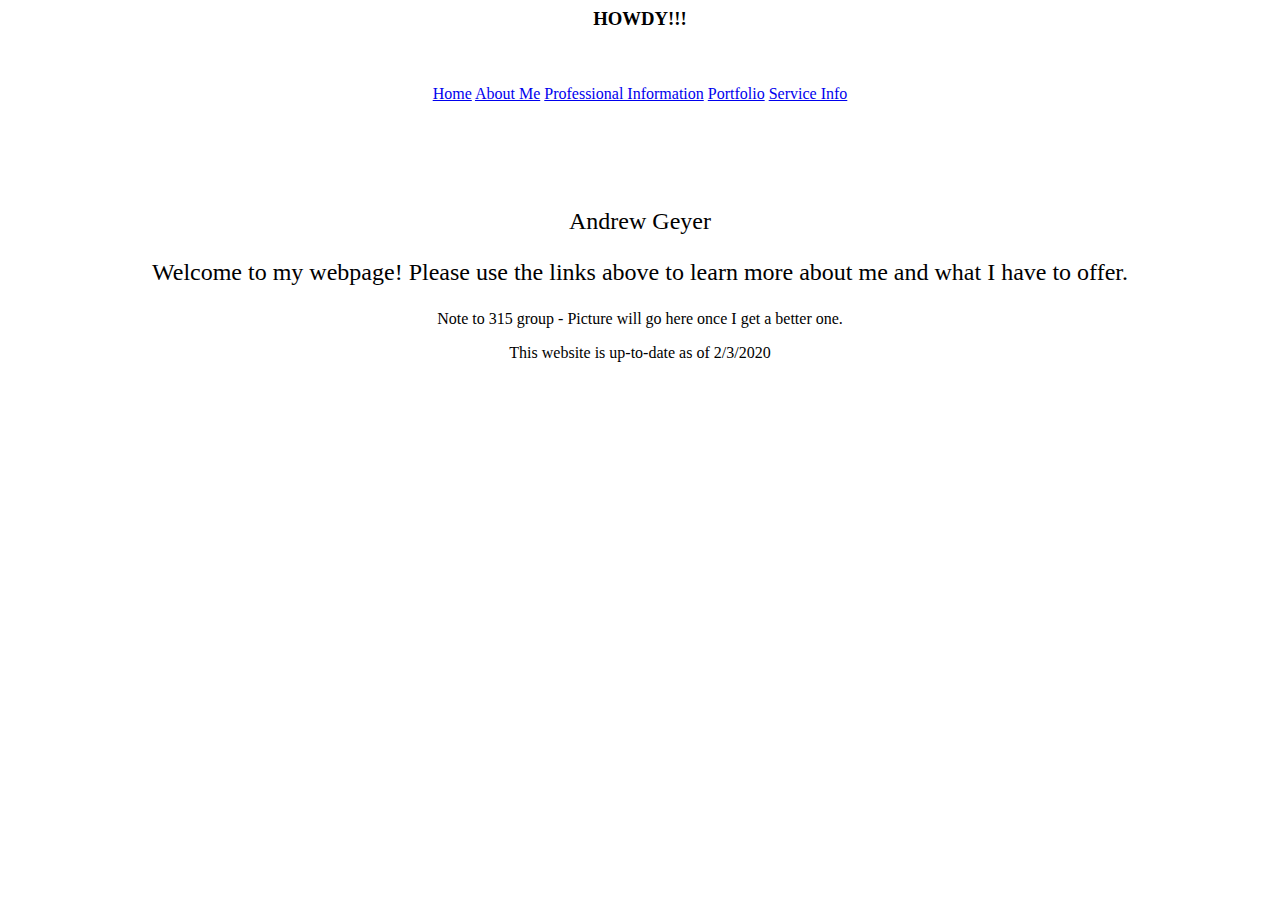
<file: old_page/index.html>
<!DOCTYPE HTML PUBLIC "-//W3C//DTD HTML 4.01 Transitional//EN">
<html>
<head>
<title>Andrew Geyer</title>
<meta http-equiv="Content-Type" content="text/html; charset=iso-8859-1">
</head>

<!-- Is this finally a comment? -->

<body>
<table width="100%" border="0" cellspacing="0" cellpadding="0">
  <tr>
    <td align="center"><h3><font color="#000000">HOWDY!!!</font></h3></td>
  </tr>
  <tr>
    <td align="center"><font color="#990000"><br><br>
	<a href="index.html" >Home</a>
	<a href="About_Me.html" >About Me</a>
	<a href="Prof_Img.html" >Professional Information</a>
	<a href="Portfolio.html" >Portfolio</a>
	<a href="Service.html" >Service Info</a>
	</font></td>
  </tr>

	<tr>
		<td align="center"><font size = "5"><br><br><br>
		
		
		<p> Andrew Geyer </p>

		<p> Welcome to my webpage! Please use the links above to learn more about me and what I have to offer.</p></font>

		<font size = "3"><p> Note to 315 group - Picture will go here once I get a better one. </p>
		
		<p> This website is up-to-date as of 2/3/2020 </p></font>
	
		</td>
	</tr>
</table>
</body>
</html>
</file>
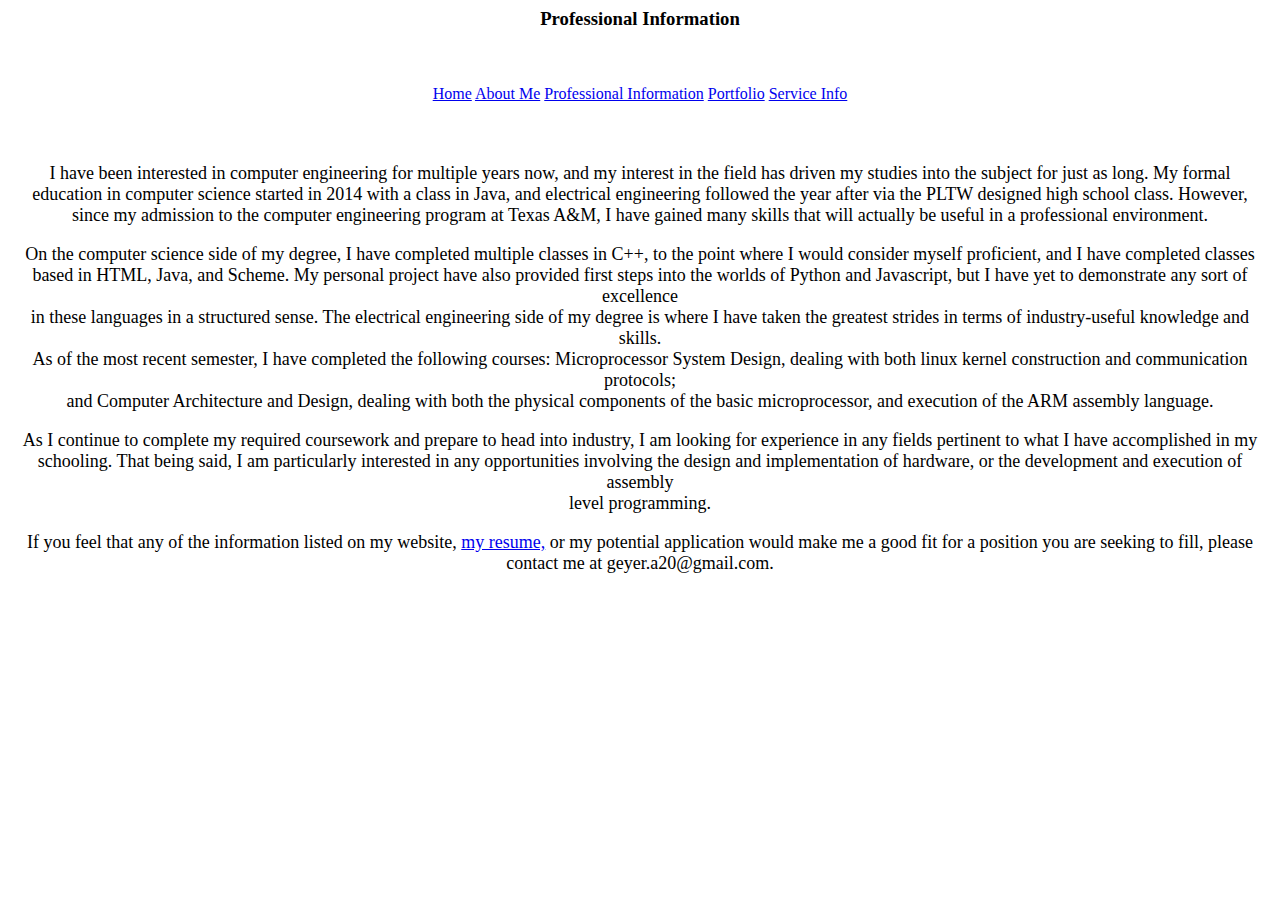
<file: Prof_Img.html>
<!DOCTYPE HTML PUBLIC "-//W3C//DTD HTML 4.01 Transitional//EN">
<html>
<head>
<title>Andrew's Professional Information </title>
<meta http-equiv="Content-Type" content="text/html; charset=iso-8859-1">
</head>

<!-- Is this finally a comment? -->

<body>
<table width="100%" border="0" cellspacing="0" cellpadding="0">
  <tr>
    <td align="center"><h3><font color="#000000">Professional Information</font></h3></td>
  </tr>
  <tr>
    <td align="center"><font color="#990000"><br><br>
	<a href="index.html" >Home</a>
	<a href="About_Me.html" >About Me</a>
	<a href="Prof_Img.html" >Professional Information</a>
	<a href="Portfolio.html" >Portfolio</a>
	<a href="Service.html" >Service Info</a>
	</font></td>
  </tr>
</table>
<table width="100%" border="0" cellspacing="0" cellpadding="0">
	<tr>
		<td align="center"><font size = "4"><br><br>
  <p> I have been interested in computer engineering for multiple years now, and my interest in the field has driven my studies into the subject for just as long. My formal <br> 
		education in computer science started in 2014 with a class in Java, and electrical engineering followed the year after via the PLTW designed high school class. However, <br>
		since my admission to the computer engineering program at Texas A&M, I have gained many skills that will actually be useful in a professional environment. </p>
		<p> On the computer science side of my degree, I have completed multiple classes in C++, to the point where I would consider myself proficient, and I have completed classes <br> 
		based in HTML, Java, and Scheme. My personal project have also provided first steps into the worlds of Python and Javascript, but I have yet to demonstrate any sort of excellence <br> 
		in these languages in a structured sense. The electrical engineering side of my degree is where I have taken the greatest strides in terms of industry-useful knowledge and skills. <br>
		As of the most recent semester, I have completed the following courses: Microprocessor System Design, dealing with both linux kernel construction and communication protocols; <br> 
		and Computer Architecture and Design, dealing with both the physical components of the basic microprocessor, and execution of the ARM assembly language. </p>
		</p> As I continue to complete my required coursework and prepare to head into industry, I am looking for experience in any fields pertinent to what I have accomplished in my <br> 
		schooling. That being said, I am particularly interested in any opportunities involving the design and implementation of hardware, or the development and execution of assembly <br> 
		level programming. </p>
		<p> If you feel that any of the information listed on my website, <a href="Geyer_Resume.pdf" target="_blank"> my resume,</a> 
		or my potential application would make me a good fit for a position you are seeking to fill, please contact me at geyer.a20@gmail.com.
 </p>
</table>


</body>
</html>
</file>
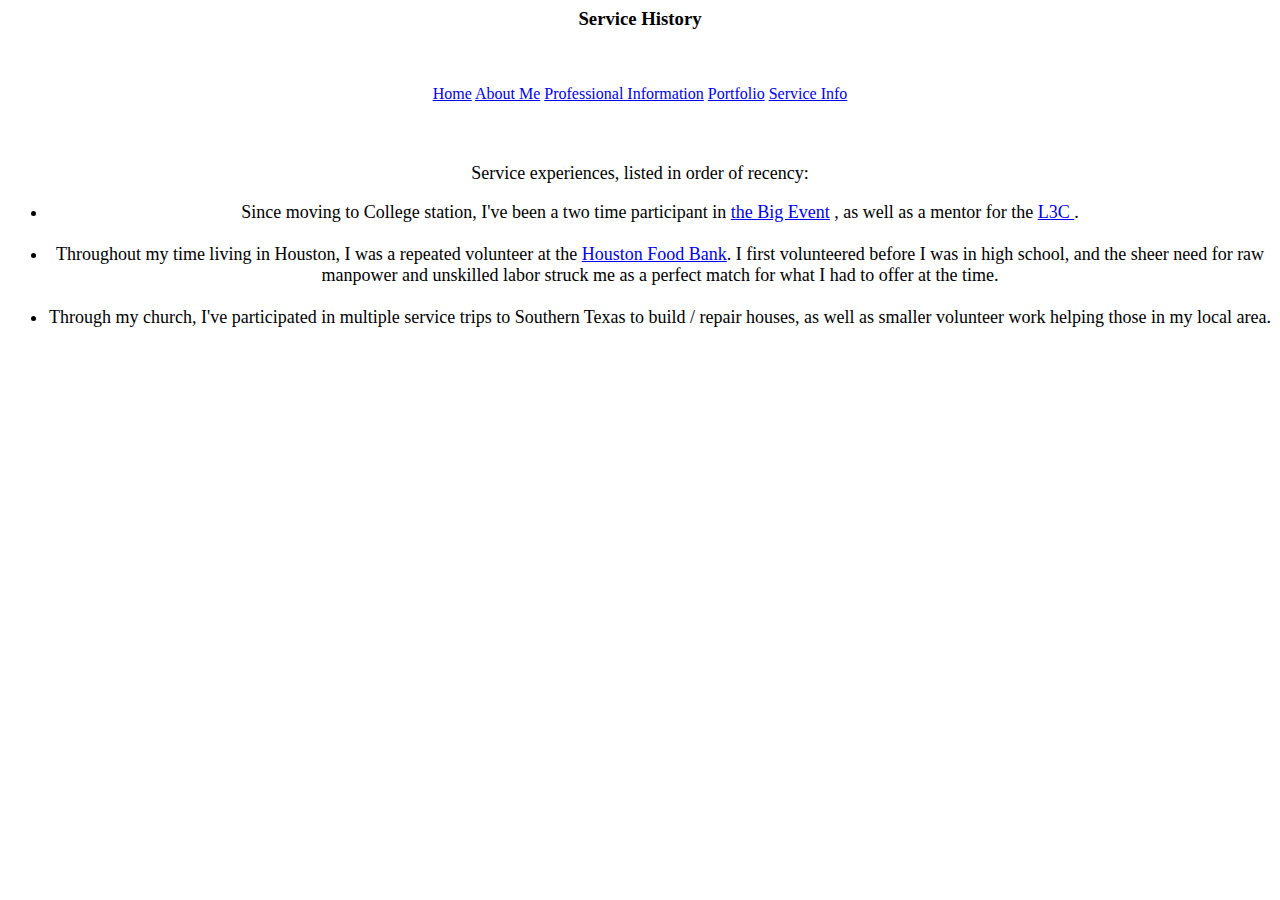
<file: Service.html>
<!DOCTYPE HTML PUBLIC "-//W3C//DTD HTML 4.01 Transitional//EN">
<html>
<head>
<title>Service History</title>
<meta http-equiv="Content-Type" content="text/html; charset=iso-8859-1">
</head>

<!-- Is this finally a comment? -->

<body>
<table width="100%" border="0" cellspacing="0" cellpadding="0">
  <tr>
    <td align="center"><h3><font color="#000000">Service History</font></h3></td>
  </tr>
  <tr>
    <td align="center"><font color="#990000"><br><br>
	<a href="index.html" >Home</a>
	<a href="About_Me.html" >About Me</a>
	<a href="Prof_Img.html" >Professional Information</a>
	<a href="Portfolio.html" >Portfolio</a>
	<a href="Service.html" >Service Info</a>
	</font></td>
  </tr>

	<tr>
		<td align="center"><font size = "4"><br><br>
		
		<p> Service experiences, listed in order of recency:
		
		<ul>
		
		<li> Since moving to College station, I've been a two time participant in 
		<a href="https://bigevent.tamu.edu/" target="_blank">the Big Event</a>
		, as well as a mentor for the <a href="https://reslife.tamu.edu/living/llcs/available/l3c/" target="_blank">L3C </a>
		.</li> <br>
		
		<li> Throughout my time living in Houston, I was a repeated volunteer at the 
		<a href="https://www.houstonfoodbank.org/ways-to-give/give-time/volunteerathfb/portwallwarehouse/" target="_blank">Houston Food Bank</a>. 
		I first volunteered before I was in high school, and the sheer need for raw manpower and unskilled labor struck me as 
		a perfect match for what I had to offer at the time.</li> <br>
		
		<li> Through my church, I've participated in multiple service trips to Southern Texas to build / repair houses, as well as smaller volunteer work helping
		those in my local area.</li>

		</ul></font>
	
		</td>
	</tr>

</table>
</body>
</html>
</file>
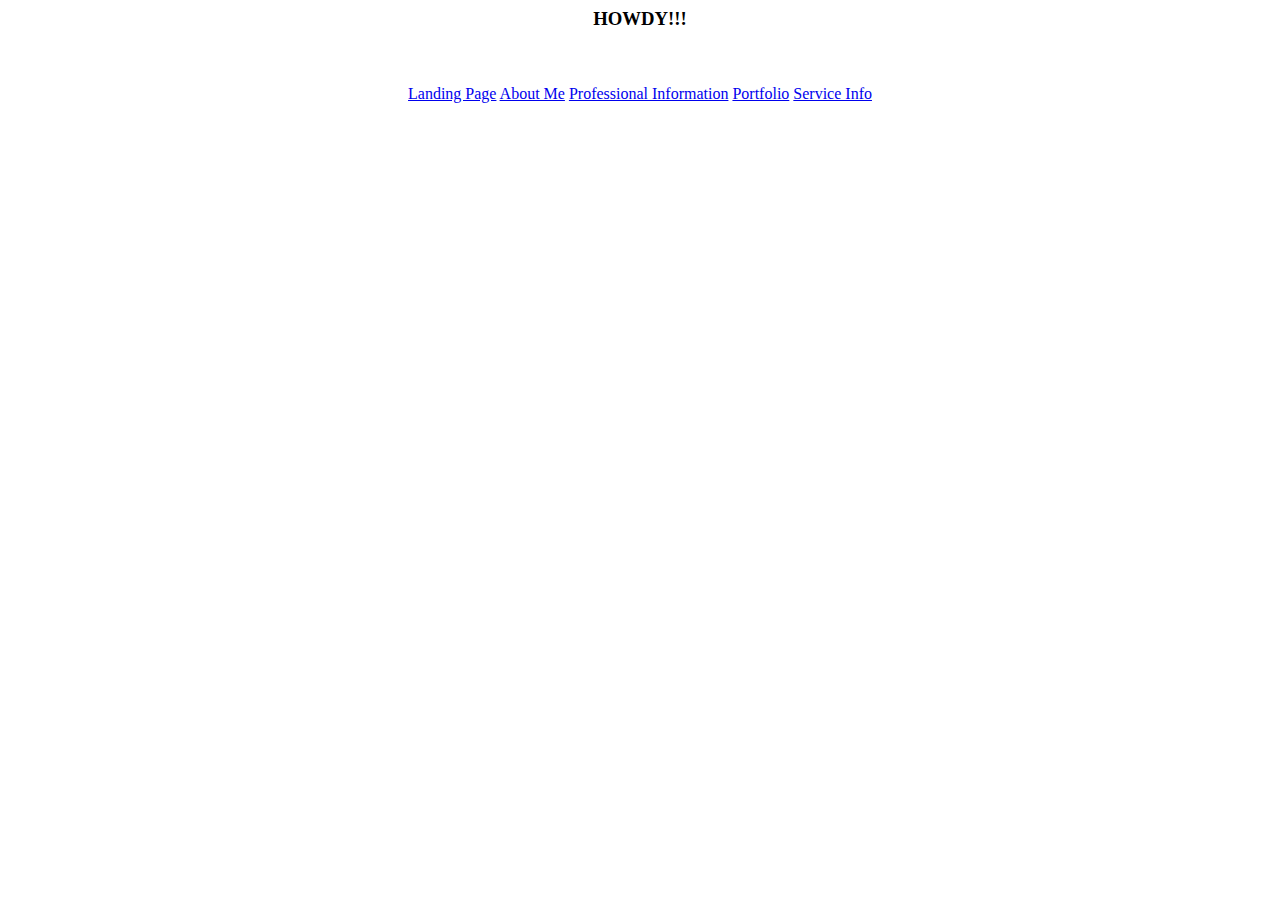
<file: Template.html>
<!DOCTYPE HTML PUBLIC "-//W3C//DTD HTML 4.01 Transitional//EN">
<html>
<head>
<title>Andrew Geyer's </title>
<meta http-equiv="Content-Type" content="text/html; charset=iso-8859-1">
</head>

<!-- Is this finally a comment? -->

<body>
<table width="100%" border="0" cellspacing="0" cellpadding="0">
  <tr>
    <td align="center"><h3><font color="#000000">HOWDY!!!</font></h3></td>
  </tr>
  <tr>
    <td align="center"><font color="#990000"><br><br>
	<a href="index.html" target="_blank">Landing Page</a>
	<a href="About_Me.html" target="_blank">About Me</a>
	<a href="Prof_Img.html" target="_blank">Professional Information</a>
	<a href="Portfolio.html" target="_blank">Portfolio</a>
	<a href="Service.html" target="_blank">Service Info</a>
	</font></td>
  </tr>
</table>


</body>
</html>
</file>
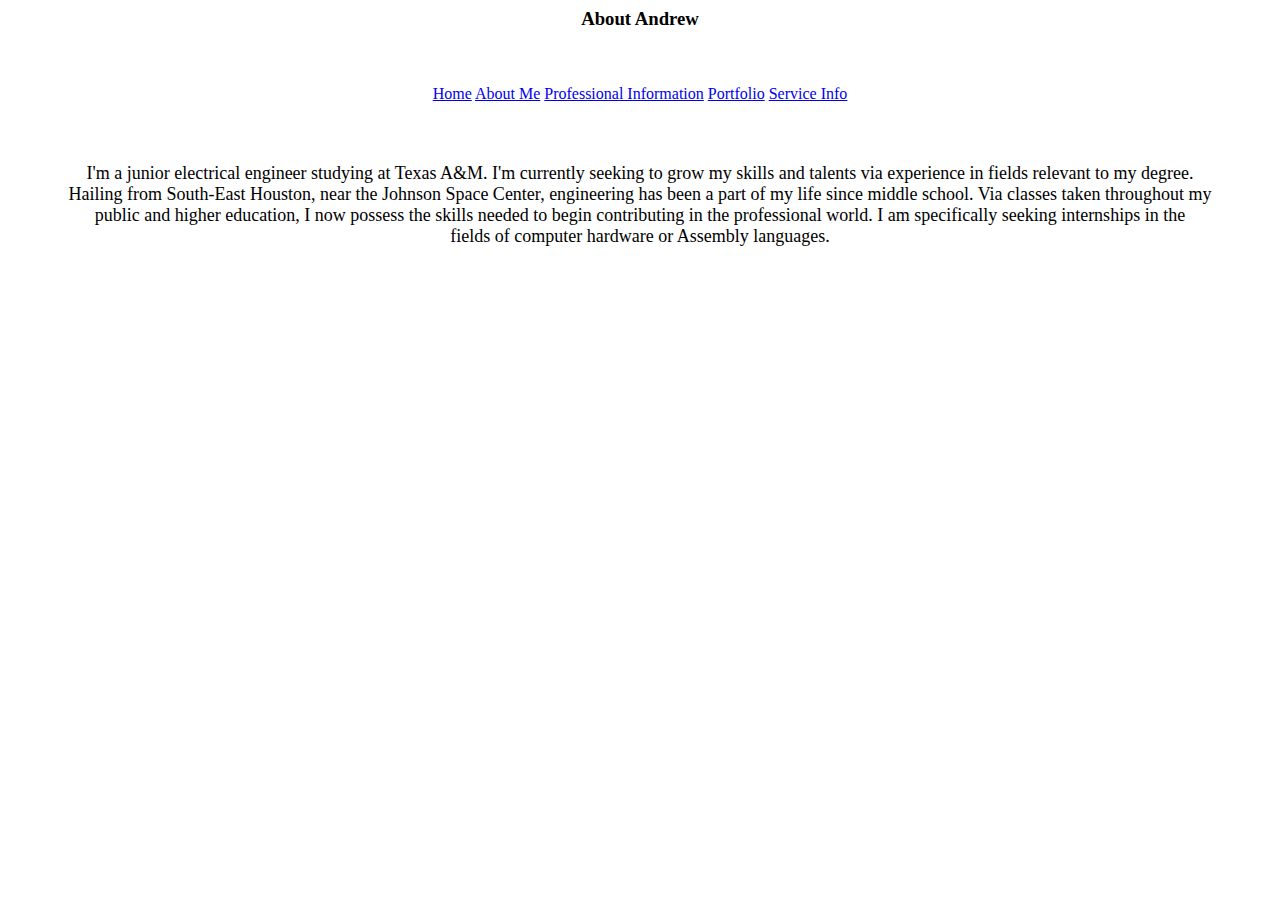
<file: old_page/About_Me.html>
<!DOCTYPE HTML PUBLIC "-//W3C//DTD HTML 4.01 Transitional//EN">
<html>
<head>
<title>About Me</title>
<meta http-equiv="Content-Type" content="text/html; charset=iso-8859-1">
</head>

<!-- Is this finally a comment? -->

<body>
<table width="100%" border="0" cellspacing="0" cellpadding="0">
  <tr>
    <td align="center"><h3><font color="#000000">About Andrew</font></h3></td>
  </tr>
  <tr>
    <td align="center"><font color="#990000"><br><br>
	<a href="index.html" >Home</a>
	<a href="About_Me.html" >About Me</a>
	<a href="Prof_Img.html" >Professional Information</a>
	<a href="Portfolio.html" >Portfolio</a>
	<a href="Service.html" >Service Info</a>
	</font></td>
  </tr>
 </table>
 <table width="100%" border="0" cellspacing="0" cellpadding="0">
	<tr>
		<td align="center"><font size = "4"><br><br>
		
		
		<p> I'm a junior electrical engineer studying at Texas A&M. I'm currently seeking to grow my skills and talents via experience in fields relevant to my degree. <br> 
		Hailing from South-East Houston, near the Johnson Space Center, engineering has been a part of my life since middle school. Via classes taken throughout my <br>
		public and higher education, I now possess the skills needed to begin contributing in the professional world. I am specifically seeking internships in the <br> 
		fields of computer hardware or Assembly languages. </p>

	
		</td>
	</tr>
</table>


</body>
</html>
</file>
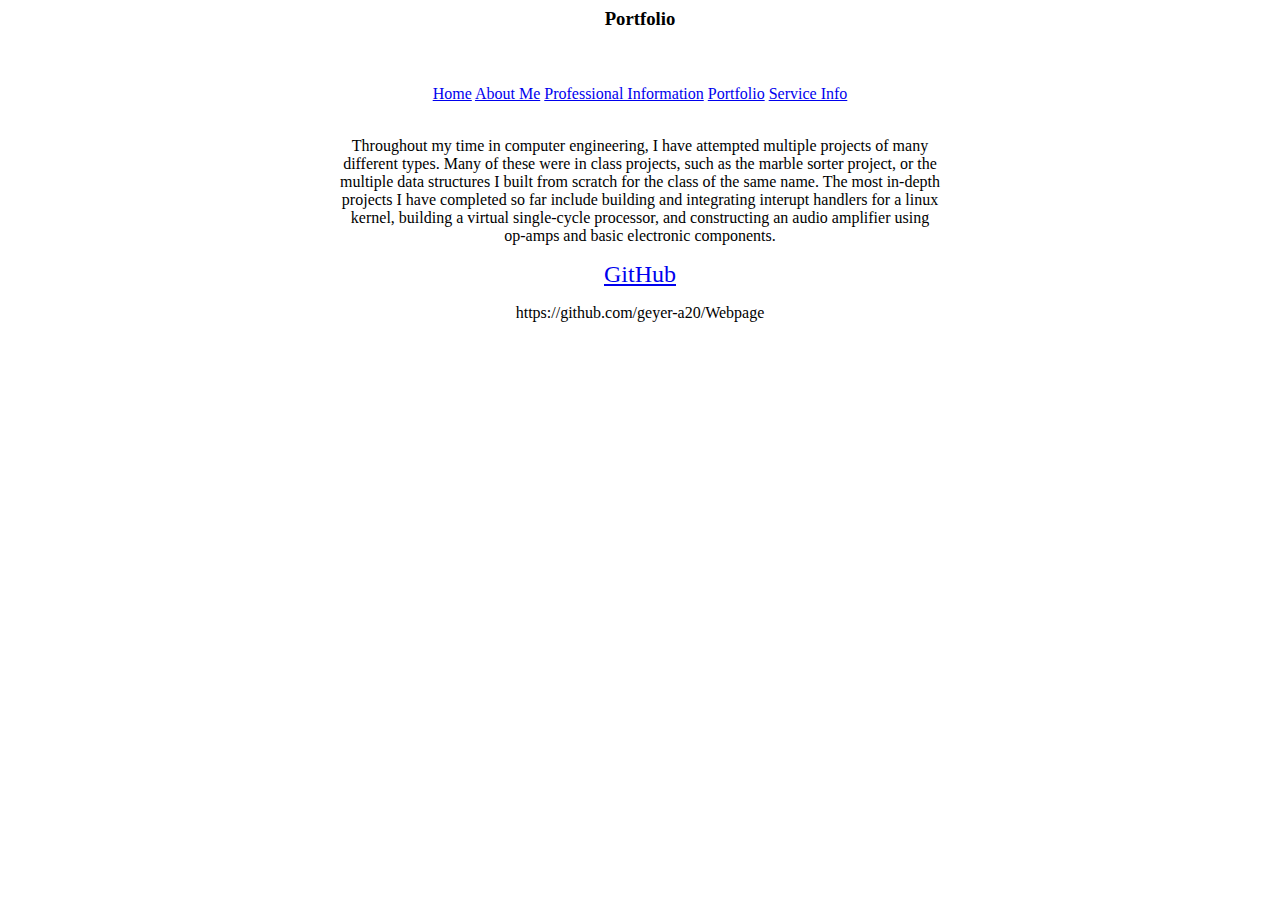
<file: old_page/Portfolio.html>
<!DOCTYPE HTML PUBLIC "-//W3C//DTD HTML 4.01 Transitional//EN">
<html>
<head>
<title>Andrew Geyer's Portfolio</title>
<meta http-equiv="Content-Type" content="text/html; charset=iso-8859-1">
</head>

<!-- Is this finally a comment? -->

<body>
<table width="100%" border="0" cellspacing="0" cellpadding="0">
  <tr>
    <td align="center"><h3><font color="#000000">Portfolio</font></h3></td>
  </tr>
  <tr>
    <td align="center"><font color="#990000"><br><br>
	<a href="index.html" >Home</a>
	<a href="About_Me.html" >About Me</a>
	<a href="Prof_Img.html" >Professional Information</a>
	<a href="Portfolio.html" >Portfolio</a>
	<a href="Service.html" >Service Info</a>
	</font></td>
  </tr>

	<tr>
		<td align="center"><br>
		
		<p> Throughout my time in computer engineering, I have attempted multiple projects of many <br> 
		different types. Many of these were in class projects, such as the marble sorter project, or the <br>
		multiple data structures I built from scratch for the class of the same name. The most in-depth <br> 
		projects I have completed so far include building and integrating interupt handlers for a linux <br> 
		kernel, building a virtual single-cycle processor, and constructing an audio amplifier using <br>
		op-amps and basic electronic components. </p>
		
		
		<font size = "5">
		<p> <a href="https://github.com/geyer-a20" target="_blank">GitHub </a> </font> </p>
		https://github.com/geyer-a20/Webpage
	
		</td>
	</tr>
</table>
</body>
</html>
</file>
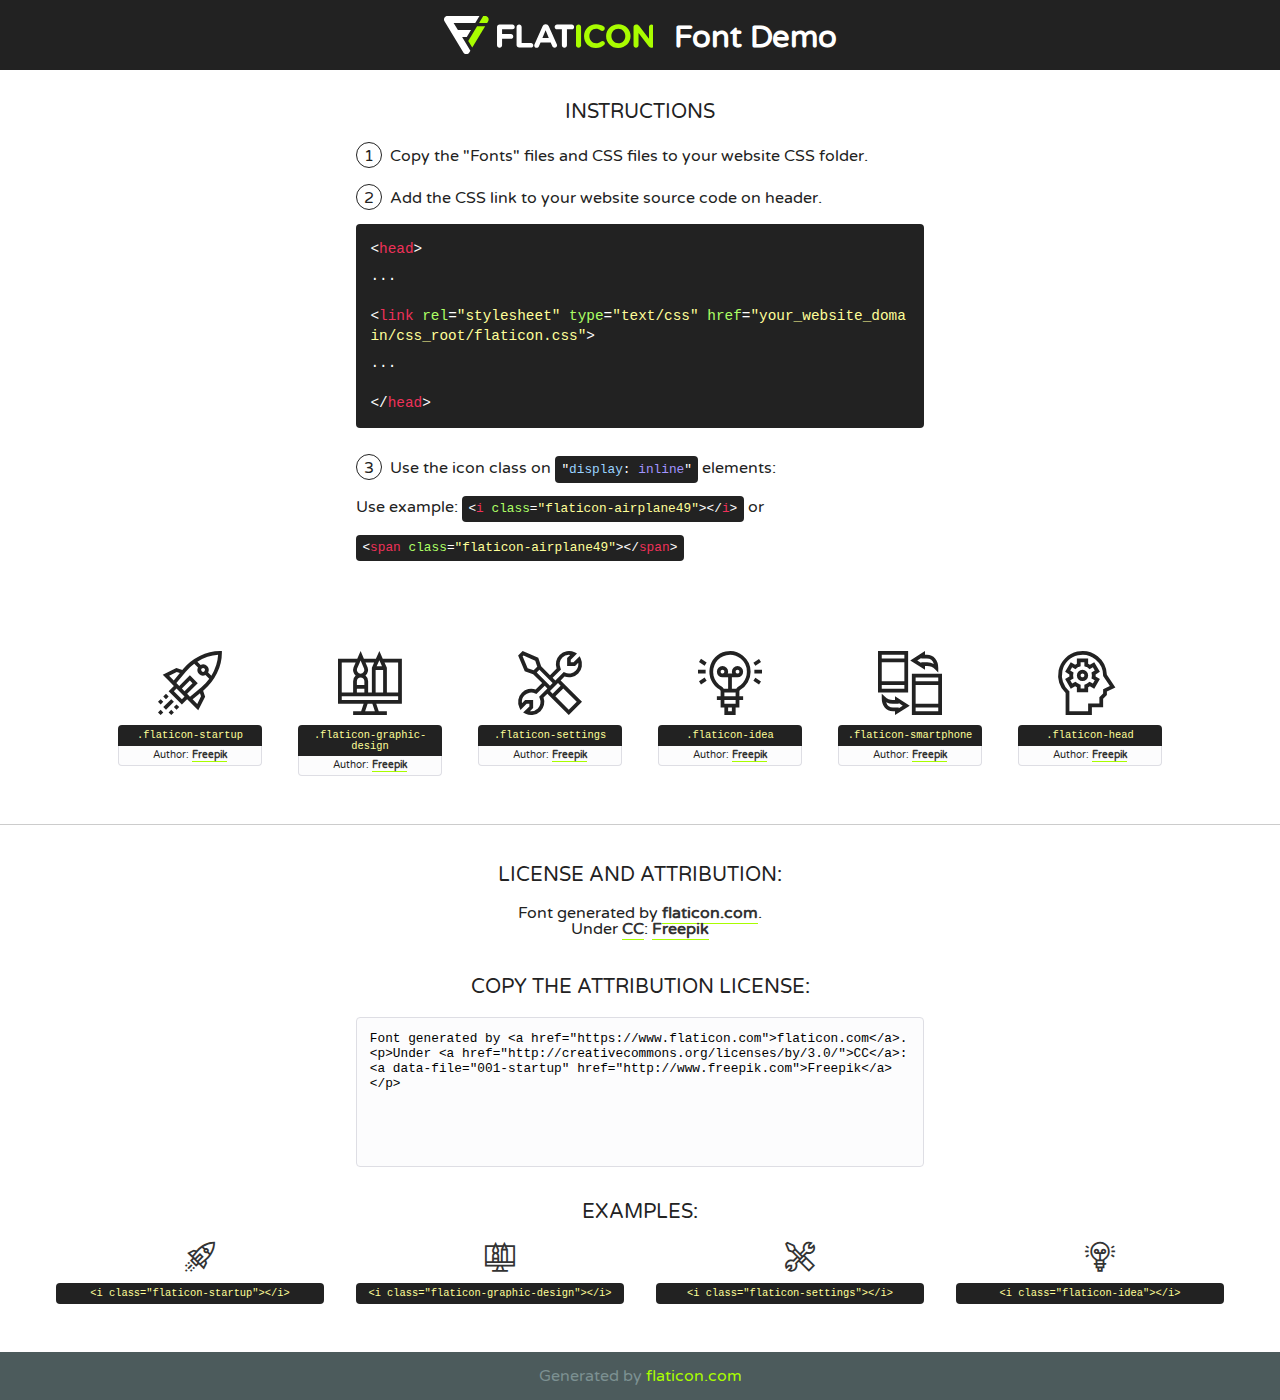
<file: fonts/flaticon/font/flaticon.html>
<!DOCTYPE html>
<!--
  Flaticon icon font: Flaticon
  Creation date: 03/04/2019 06:02
-->
<html>
<!DOCTYPE html>
<html>

<head>
    <title>Flaticon WebFont</title>
    <link href="http://fonts.googleapis.com/css?family=Varela+Round" rel="stylesheet" type="text/css" />
    <link rel="stylesheet" type="text/css" href="flaticon.css">
    <meta charset="UTF-8">
    <style>
    html, body, div, span, applet, object, iframe,
    h1, h2, h3, h4, h5, h6, p, blockquote, pre,
    a, abbr, acronym, address, big, cite, code,
    del, dfn, em, img, ins, kbd, q, s, samp,
    small, strike, strong, sub, sup, tt, var,
    b, u, i, center,
    dl, dt, dd, ol, ul, li,
    fieldset, form, label, legend,
    table, caption, tbody, tfoot, thead, tr, th, td,
    article, aside, canvas, details, embed, 
    figure, figcaption, footer, header, hgroup, 
    menu, nav, output, ruby, section, summary,
    time, mark, audio, video {
        margin: 0;
        padding: 0;
        border: 0;
        font-size: 100%;
        font: inherit;
        vertical-align: baseline;
    }
    /* HTML5 display-role reset for older browsers */
    article, aside, details, figcaption, figure, 
    footer, header, hgroup, menu, nav, section {
        display: block;
    }
    body {
        line-height: 1;
    }
    ol, ul {
        list-style: none;
    }
    blockquote, q {
        quotes: none;
    }
    blockquote:before, blockquote:after,
    q:before, q:after {
        content: '';
        content: none;
    }
    table {
        border-collapse: collapse;
        border-spacing: 0;
    }
    body {
        font-family: 'Varela Round', Helvetica, Arial, sans-serif;
        font-size: 16px;
        color: #222;
    }
    a {
        color: #333;
        border-bottom: 1px solid #a9fd00;
        font-weight: bold;
        text-decoration: none;
    }
    * {
        -moz-box-sizing: border-box;
        -webkit-box-sizing: border-box;
        box-sizing: border-box;
        margin: 0;
        padding: 0;
    }
    [class^="flaticon-"]:before, [class*=" flaticon-"]:before, [class^="flaticon-"]:after, [class*=" flaticon-"]:after {
        font-family: Flaticon;
        font-size: 30px;
        font-style: normal;
        margin-left: 20px;
        color: #333;
    }
    .wrapper {
        max-width: 600px;
        margin: auto;
        padding: 0 1em;
    }
    .title {
        font-size: 1.25em;
        text-align: center;
        margin-bottom: 1em;
        text-transform: uppercase;
    }
    header {
        text-align: center;
        background-color: #222;
        color: #fff;
        padding: 1em;
    }
    header .logo {
        width: 210px;
        height: 38px;
        display: inline-block;
        vertical-align: middle;
        margin-right: 1em;
        border: none;
    }
    header strong {
        font-size: 1.95em;
        font-weight: bold;
        vertical-align: middle;
        margin-top: 5px;
        display: inline-block;
    }
    .demo {
        margin: 2em auto;
        line-height: 1.25em;
    }
    .demo ul li {
        margin-bottom: 1em;
    }
    .demo ul li .num {
        color: #222;
        border-radius: 20px;
        display: inline-block;
        width: 26px;
        padding: 3px;
        height: 26px;
        text-align: center;
        margin-right: 0.5em;
        border: 1px solid #222;
    }
    .demo ul li code {
        background-color: #222;
        border-radius: 4px;
        padding: 0.25em 0.5em;
        display: inline-block;
        color: #fff;
        font-family: Consolas,Monaco,Lucida Console,Liberation Mono,DejaVu Sans Mono,Bitstream Vera Sans Mono,Courier New, monospace;
        font-weight: lighter;
        margin-top: 1em;
        font-size: 0.8em;
        word-break: break-all;
    }
    .demo ul li code.big {
        padding: 1em;
        font-size: 0.9em;
    }
    .demo ul li code .red {
        color: #EF3159;
    }
    .demo ul li code .green {
        color: #ACFF65;
    }
    .demo ul li code .yellow {
        color: #FFFF99;
    }
    .demo ul li code .blue {
        color: #99D3FF;
    }
    .demo ul li code .purple {
        color: #A295FF;
    }
    .demo ul li code .dots {
        margin-top: 0.5em;
        display: block;
    }
    #glyphs {
        border-bottom: 1px solid #ccc;
        padding: 2em 0;
        text-align: center;
    }
    .glyph {
        display: inline-block;
        width: 9em;
        margin: 1em;
        text-align: center;
        vertical-align: top;
        background: #FFF;
    }
    .glyph .glyph-icon {
        padding: 10px;
        display: block;
        font-family:"Flaticon";
        font-size: 64px;
        line-height: 1;
    }
    .glyph .glyph-icon:before {
        font-size: 64px;
        color: #222;
        margin-left: 0;
    }
    .class-name {
        font-size: 0.65em;
        background-color: #222;
        color: #fff;
        border-radius: 4px 4px 0 0;
        padding: 0.5em;
        color: #FFFF99;
        font-family: Consolas,Monaco,Lucida Console,Liberation Mono,DejaVu Sans Mono,Bitstream Vera Sans Mono,Courier New, monospace;
    }
    .author-name {
        font-size: 0.6em;
        background-color: #fcfcfd;
        border: 1px solid #DEDEE4;
        border-top: 0;
        border-radius: 0 0 4px 4px;
        padding: 0.5em;
    }
    .class-name:last-child {
        font-size: 10px;
        color:#888;
    }
    .class-name:last-child a {
        font-size: 10px;
        color:#555;
    }
    .class-name:last-child a:hover {
        color:#a9fd00;
    }
    .glyph > input {
        display: block;
        width: 100px;
        margin: 5px auto;
        text-align: center;
        font-size: 12px;
        cursor: text;
    }
    .glyph > input.icon-input {
        font-family:"Flaticon";
        font-size: 16px;
        margin-bottom: 10px;
    }
    .attribution .title {
        margin-top: 2em;
    }
    .attribution textarea {
        background-color: #fcfcfd;
        padding: 1em;
        border: none;
        box-shadow: none;
        border: 1px solid #DEDEE4;
        border-radius: 4px;
        resize: none;
        width: 100%;
        height: 150px;
        font-size: 0.8em;
        font-family: Consolas,Monaco,Lucida Console,Liberation Mono,DejaVu Sans Mono,Bitstream Vera Sans Mono,Courier New, monospace;
        -webkit-appearance: none;
    }
    .iconsuse {
        margin: 2em auto;
        text-align: center;
        max-width: 1200px;
    }
    .iconsuse:after {
        content: '';
        display: table;
        clear: both;
    }
    .iconsuse .image {
        float: left;
        width: 25%;
        padding: 0 1em;
    }
    .iconsuse .image p {
        margin-bottom: 1em;
    }
    .iconsuse .image span {
        display: block;
        font-size: 0.65em;
        background-color: #222;
        color: #fff;
        border-radius: 4px;
        padding: 0.5em;
        color: #FFFF99;
        margin-top: 1em;
        font-family: Consolas,Monaco,Lucida Console,Liberation Mono,DejaVu Sans Mono,Bitstream Vera Sans Mono,Courier New, monospace;
    }
    #footer {
        text-align: center;
        background-color: #4C5B5C;
        color: #7c9192;
        padding: 1em;
    }
    #footer a {
        border: none;
        color: #a9fd00;
        font-weight: normal;
    }
    @media (max-width: 960px) {
        .iconsuse .image {
            width: 50%;
        }
    }
    @media (max-width: 560px) {
        .iconsuse .image {
            width: 100%;
        }
    }
    </style>
</head>

<body class="characters-off">

    <header>
        <a href="https://www.flaticon.com" target="_blank" class="logo">
            <svg version="1.1" xmlns="http://www.w3.org/2000/svg" xmlns:xlink="http://www.w3.org/1999/xlink" xmlns:a="http://ns.adobe.com/AdobeSVGViewerExtensions/3.0/" viewBox="0 0 560.875 102.036" enable-background="new 0 0 560.875 102.036" xml:space="preserve">
                <defs>
                </defs>
                <g>
                    <g class="letters">
                        <path fill="#ffffff" d="M141.596,29.675c0-3.777,2.985-6.767,6.764-6.767h34.438c3.426,0,6.15,2.728,6.15,6.15
                        c0,3.43-2.724,6.149-6.15,6.149h-27.674v13.091h23.719c3.429,0,6.151,2.724,6.151,6.15c0,3.43-2.723,6.149-6.151,6.149h-23.719
                        v17.574c0,3.773-2.986,6.761-6.764,6.761c-3.779,0-6.764-2.989-6.764-6.761V29.675z"></path>
                        <path fill="#ffffff" d="M193.844,29.149c0-3.781,2.985-6.767,6.764-6.767c3.776,0,6.763,2.985,6.763,6.767v42.957h25.039
                        c3.426,0,6.149,2.726,6.149,6.153c0,3.425-2.723,6.15-6.149,6.15h-31.802c-3.779,0-6.764-2.986-6.764-6.768V29.149z"></path>
                        <path fill="#ffffff" d="M241.891,75.71l21.438-48.407c1.492-3.341,4.215-5.357,7.906-5.357h0.792
                        c3.686,0,6.323,2.017,7.815,5.357l21.439,48.407c0.436,0.967,0.701,1.845,0.701,2.723c0,3.602-2.809,6.501-6.414,6.501
                        c-3.161,0-5.269-1.845-6.499-4.655l-4.132-9.661h-27.059l-4.301,10.102c-1.144,2.631-3.426,4.214-6.237,4.214
                        c-3.517,0-6.24-2.81-6.24-6.325C241.1,77.64,241.451,76.677,241.891,75.71z M279.932,58.666l-8.521-20.297l-8.526,20.297H279.932
                        z"></path>
                        <path fill="#ffffff" d="M314.864,35.387H301.86c-3.429,0-6.239-2.813-6.239-6.238c0-3.429,2.811-6.24,6.239-6.24h39.533
                        c3.426,0,6.237,2.811,6.237,6.24c0,3.425-2.811,6.238-6.237,6.238h-13.001v42.785c0,3.773-2.99,6.761-6.764,6.761
                        c-3.779,0-6.764-2.989-6.764-6.761V35.387z"></path>
                        <path fill="#A9FD00" d="M352.615,29.149c0-3.781,2.985-6.767,6.767-6.767c3.774,0,6.761,2.985,6.761,6.767v49.024
                        c0,3.773-2.987,6.761-6.761,6.761c-3.781,0-6.767-2.989-6.767-6.761V29.149z"></path>
                        <path fill="#A9FD00" d="M374.132,53.836v-0.179c0-17.481,13.178-31.801,32.065-31.801c9.22,0,15.459,2.458,20.557,6.238
                        c1.402,1.054,2.637,2.985,2.637,5.357c0,3.692-2.985,6.59-6.681,6.59c-1.845,0-3.071-0.702-4.044-1.319
                        c-3.776-2.813-7.729-4.393-12.562-4.393c-10.364,0-17.831,8.611-17.831,19.154v0.173c0,10.542,7.291,19.329,17.831,19.329
                        c5.715,0,9.492-1.756,13.359-4.834c1.049-0.874,2.458-1.491,4.039-1.491c3.429,0,6.325,2.813,6.325,6.236
                        c0,2.106-1.056,3.78-2.282,4.834c-5.539,4.834-12.036,7.733-21.878,7.733C387.572,85.464,374.132,71.493,374.132,53.836z"></path>
                        <path fill="#A9FD00" d="M433.009,53.836v-0.179c0-17.481,13.79-31.801,32.766-31.801c18.981,0,32.592,14.143,32.592,31.628v0.173
                        c0,17.483-13.785,31.807-32.769,31.807C446.625,85.464,433.009,71.32,433.009,53.836z M484.224,53.836v-0.179
                        c0-10.539-7.725-19.326-18.626-19.326c-10.893,0-18.449,8.611-18.449,19.154v0.173c0,10.542,7.73,19.329,18.626,19.329
                        C476.676,72.986,484.224,64.378,484.224,53.836z"></path>
                        <path fill="#A9FD00" d="M506.233,29.321c0-3.774,2.99-6.763,6.767-6.763h1.401c3.252,0,5.183,1.583,7.029,3.953l26.093,34.265
                        V29.059c0-3.692,2.99-6.677,6.681-6.677c3.683,0,6.671,2.985,6.671,6.677v48.934c0,3.78-2.987,6.765-6.764,6.765h-0.436
                        c-3.257,0-5.188-1.581-7.034-3.953l-27.056-35.492v32.944c0,3.687-2.985,6.676-6.678,6.676c-3.683,0-6.673-2.989-6.673-6.676
                        V29.321z"></path>
                    </g>
                    <g class="insignia">
                        <path fill="#ffffff" d="M48.372,56.137h12.517l11.156-18.537H37.186L25.688,18.539h57.825L94.668,0H9.271
                        C5.925,0,2.842,1.801,1.198,4.716c-1.644,2.907-1.593,6.482,0.134,9.343l50.38,83.501c1.678,2.781,4.689,4.476,7.938,4.476
                        c3.246,0,6.257-1.695,7.935-4.476l2.898-4.804L48.372,56.137z"></path>
                        <g class="i">
                            <path fill="#A9FD00" d="M93.575,18.539h0.031v0.004l21.652,0.004l2.705-4.488c1.727-2.861,1.778-6.436,0.133-9.343
                            C116.454,1.801,113.371,0,110.026,0h-5.294L93.575,18.539z"></path>
                            <polygon fill="#A9FD00" points="88.291,27.356 64.725,66.486 75.519,84.404 109.942,27.356"></polygon>
                        </g>
                    </g>
                </g>
            </svg>
        </a>
        <strong>Font Demo</strong>
    </header>


    <section class="demo wrapper">

        <p class="title">Instructions</p>

        <ul>
            <li>
                <span class="num">1</span>Copy the "Fonts" files and CSS files to your website CSS folder.
            </li>
            <li>
                <span class="num">2</span>Add the CSS link to your website source code on header.
                <code class="big">
                    &lt;<span class="red">head</span>&gt;
                    <br/><span class="dots">...</span>
                    <br/>&lt;<span class="red">link</span> <span class="green">rel</span>=<span class="yellow">"stylesheet"</span> <span class="green">type</span>=<span class="yellow">"text/css"</span> <span class="green">href</span>=<span class="yellow">"your_website_domain/css_root/flaticon.css"</span>&gt;
                    <br/><span class="dots">...</span>
                    <br/>&lt;/<span class="red">head</span>&gt;
                </code>
            </li>

            <li>
                <p>
                    <span class="num">3</span>Use the icon class on <code>"<span class="blue">display</span>:<span class="purple"> inline</span>"</code> elements:
                    <br />
                    Use example: <code>&lt;<span class="red">i</span> <span class="green">class</span>=<span class="yellow">&quot;flaticon-airplane49&quot;</span>&gt;&lt;/<span class="red">i</span>&gt;</code> or <code>&lt;<span class="red">span</span> <span class="green">class</span>=<span class="yellow">&quot;flaticon-airplane49&quot;</span>&gt;&lt;/<span class="red">span</span>&gt;</code>
            </li>
        </ul>

    </section>




   <section id="glyphs">          
    
      
        <div class="glyph"><div class="glyph-icon flaticon-startup"></div>
            <div class="class-name">.flaticon-startup</div>
            <div class="author-name">Author: <a data-file="001-startup" href="http://www.freepik.com">Freepik</a> </div> 
        </div>        
        
        <div class="glyph"><div class="glyph-icon flaticon-graphic-design"></div>
            <div class="class-name">.flaticon-graphic-design</div>
            <div class="author-name">Author: <a data-file="002-graphic-design" href="http://www.freepik.com">Freepik</a> </div> 
        </div>        
        
        <div class="glyph"><div class="glyph-icon flaticon-settings"></div>
            <div class="class-name">.flaticon-settings</div>
            <div class="author-name">Author: <a data-file="003-settings" href="http://www.freepik.com">Freepik</a> </div> 
        </div>        
        
        <div class="glyph"><div class="glyph-icon flaticon-idea"></div>
            <div class="class-name">.flaticon-idea</div>
            <div class="author-name">Author: <a data-file="004-idea" href="http://www.freepik.com">Freepik</a> </div> 
        </div>        
        
        <div class="glyph"><div class="glyph-icon flaticon-smartphone"></div>
            <div class="class-name">.flaticon-smartphone</div>
            <div class="author-name">Author: <a data-file="005-smartphone" href="http://www.freepik.com">Freepik</a> </div> 
        </div>        
        
        <div class="glyph"><div class="glyph-icon flaticon-head"></div>
            <div class="class-name">.flaticon-head</div>
            <div class="author-name">Author: <a data-file="006-head" href="http://www.freepik.com">Freepik</a> </div> 
        </div>        
        

    </section>



    <section class="attribution wrapper"   style="text-align:center;">

      <div class="title">License and attribution:</div><div class="attrDiv">Font generated by <a href="https://www.flaticon.com">flaticon.com</a>. <div><p>Under <a href="http://creativecommons.org/licenses/by/3.0/">CC</a>: <a data-file="001-startup" href="http://www.freepik.com">Freepik</a></p>  </div>
      </div>
      <div class="title">Copy the Attribution License:</div>

    <textarea onclick="this.focus();this.select();">Font generated by &lt;a href=&quot;https://www.flaticon.com&quot;&gt;flaticon.com&lt;/a&gt;. <p>Under <a href="http://creativecommons.org/licenses/by/3.0/">CC</a>: <a data-file="001-startup" href="http://www.freepik.com">Freepik</a></p>  
     </textarea>

    </section>

    <section class="iconsuse">

          <div class="title">Examples:</div>            
             
            <div class="image">
                <p>
                    <i class="glyph-icon flaticon-startup"></i> 
                    <span>&lt;i class=&quot;flaticon-startup&quot;&gt;&lt;/i&gt;</span>
                </p>
            </div>
            
            <div class="image">
                <p>
                    <i class="glyph-icon flaticon-graphic-design"></i> 
                    <span>&lt;i class=&quot;flaticon-graphic-design&quot;&gt;&lt;/i&gt;</span>
                </p>
            </div>
            
            <div class="image">
                <p>
                    <i class="glyph-icon flaticon-settings"></i> 
                    <span>&lt;i class=&quot;flaticon-settings&quot;&gt;&lt;/i&gt;</span>
                </p>
            </div>
            
            <div class="image">
                <p>
                    <i class="glyph-icon flaticon-idea"></i> 
                    <span>&lt;i class=&quot;flaticon-idea&quot;&gt;&lt;/i&gt;</span>
                </p>
            </div>
                       
        </div>
                            
    </section>

<div id="footer">
    <div>Generated by <a href="https://www.flaticon.com">flaticon.com</a>
    </div>
</div>



</body>
</html>
</file>
<file: fonts/icomoon/style.css>
@font-face {
  font-family: 'icomoon';
  src:  url('fonts/icomoon.eot?10si43');
  src:  url('fonts/icomoon.eot?10si43#iefix') format('embedded-opentype'),
    url('fonts/icomoon.ttf?10si43') format('truetype'),
    url('fonts/icomoon.woff?10si43') format('woff'),
    url('fonts/icomoon.svg?10si43#icomoon') format('svg');
  font-weight: normal;
  font-style: normal;
}

[class^="icon-"], [class*=" icon-"] {
  /* use !important to prevent issues with browser extensions that change fonts */
  font-family: 'icomoon' !important;
  speak: none;
  font-style: normal;
  font-weight: normal;
  font-variant: normal;
  text-transform: none;
  line-height: 1;

  /* Better Font Rendering =========== */
  -webkit-font-smoothing: antialiased;
  -moz-osx-font-smoothing: grayscale;
}

.icon-asterisk:before {
  content: "\f069";
}
.icon-plus:before {
  content: "\f067";
}
.icon-question:before {
  content: "\f128";
}
.icon-minus:before {
  content: "\f068";
}
.icon-glass:before {
  content: "\f000";
}
.icon-music:before {
  content: "\f001";
}
.icon-search:before {
  content: "\f002";
}
.icon-envelope-o:before {
  content: "\f003";
}
.icon-heart:before {
  content: "\f004";
}
.icon-star:before {
  content: "\f005";
}
.icon-star-o:before {
  content: "\f006";
}
.icon-user:before {
  content: "\f007";
}
.icon-film:before {
  content: "\f008";
}
.icon-th-large:before {
  content: "\f009";
}
.icon-th:before {
  content: "\f00a";
}
.icon-th-list:before {
  content: "\f00b";
}
.icon-check:before {
  content: "\f00c";
}
.icon-close:before {
  content: "\f00d";
}
.icon-remove:before {
  content: "\f00d";
}
.icon-times:before {
  content: "\f00d";
}
.icon-search-plus:before {
  content: "\f00e";
}
.icon-search-minus:before {
  content: "\f010";
}
.icon-power-off:before {
  content: "\f011";
}
.icon-signal:before {
  content: "\f012";
}
.icon-cog:before {
  content: "\f013";
}
.icon-gear:before {
  content: "\f013";
}
.icon-trash-o:before {
  content: "\f014";
}
.icon-home:before {
  content: "\f015";
}
.icon-file-o:before {
  content: "\f016";
}
.icon-clock-o:before {
  content: "\f017";
}
.icon-road:before {
  content: "\f018";
}
.icon-download:before {
  content: "\f019";
}
.icon-arrow-circle-o-down:before {
  content: "\f01a";
}
.icon-arrow-circle-o-up:before {
  content: "\f01b";
}
.icon-inbox:before {
  content: "\f01c";
}
.icon-play-circle-o:before {
  content: "\f01d";
}
.icon-repeat:before {
  content: "\f01e";
}
.icon-rotate-right:before {
  content: "\f01e";
}
.icon-refresh:before {
  content: "\f021";
}
.icon-list-alt:before {
  content: "\f022";
}
.icon-lock:before {
  content: "\f023";
}
.icon-flag:before {
  content: "\f024";
}
.icon-headphones:before {
  content: "\f025";
}
.icon-volume-off:before {
  content: "\f026";
}
.icon-volume-down:before {
  content: "\f027";
}
.icon-volume-up:before {
  content: "\f028";
}
.icon-qrcode:before {
  content: "\f029";
}
.icon-barcode:before {
  content: "\f02a";
}
.icon-tag:before {
  content: "\f02b";
}
.icon-tags:before {
  content: "\f02c";
}
.icon-book:before {
  content: "\f02d";
}
.icon-bookmark:before {
  content: "\f02e";
}
.icon-print:before {
  content: "\f02f";
}
.icon-camera:before {
  content: "\f030";
}
.icon-font:before {
  content: "\f031";
}
.icon-bold:before {
  content: "\f032";
}
.icon-italic:before {
  content: "\f033";
}
.icon-text-height:before {
  content: "\f034";
}
.icon-text-width:before {
  content: "\f035";
}
.icon-align-left:before {
  content: "\f036";
}
.icon-align-center:before {
  content: "\f037";
}
.icon-align-right:before {
  content: "\f038";
}
.icon-align-justify:before {
  content: "\f039";
}
.icon-list:before {
  content: "\f03a";
}
.icon-dedent:before {
  content: "\f03b";
}
.icon-outdent:before {
  content: "\f03b";
}
.icon-indent:before {
  content: "\f03c";
}
.icon-video-camera:before {
  content: "\f03d";
}
.icon-image:before {
  content: "\f03e";
}
.icon-photo:before {
  content: "\f03e";
}
.icon-picture-o:before {
  content: "\f03e";
}
.icon-pencil:before {
  content: "\f040";
}
.icon-map-marker:before {
  content: "\f041";
}
.icon-adjust:before {
  content: "\f042";
}
.icon-tint:before {
  content: "\f043";
}
.icon-edit:before {
  content: "\f044";
}
.icon-pencil-square-o:before {
  content: "\f044";
}
.icon-share-square-o:before {
  content: "\f045";
}
.icon-check-square-o:before {
  content: "\f046";
}
.icon-arrows:before {
  content: "\f047";
}
.icon-step-backward:before {
  content: "\f048";
}
.icon-fast-backward:before {
  content: "\f049";
}
.icon-backward:before {
  content: "\f04a";
}
.icon-play:before {
  content: "\f04b";
}
.icon-pause:before {
  content: "\f04c";
}
.icon-stop:before {
  content: "\f04d";
}
.icon-forward:before {
  content: "\f04e";
}
.icon-fast-forward:before {
  content: "\f050";
}
.icon-step-forward:before {
  content: "\f051";
}
.icon-eject:before {
  content: "\f052";
}
.icon-chevron-left:before {
  content: "\f053";
}
.icon-chevron-right:before {
  content: "\f054";
}
.icon-plus-circle:before {
  content: "\f055";
}
.icon-minus-circle:before {
  content: "\f056";
}
.icon-times-circle:before {
  content: "\f057";
}
.icon-check-circle:before {
  content: "\f058";
}
.icon-question-circle:before {
  content: "\f059";
}
.icon-info-circle:before {
  content: "\f05a";
}
.icon-crosshairs:before {
  content: "\f05b";
}
.icon-times-circle-o:before {
  content: "\f05c";
}
.icon-check-circle-o:before {
  content: "\f05d";
}
.icon-ban:before {
  content: "\f05e";
}
.icon-arrow-left:before {
  content: "\f060";
}
.icon-arrow-right:before {
  content: "\f061";
}
.icon-arrow-up:before {
  content: "\f062";
}
.icon-arrow-down:before {
  content: "\f063";
}
.icon-mail-forward:before {
  content: "\f064";
}
.icon-share:before {
  content: "\f064";
}
.icon-expand:before {
  content: "\f065";
}
.icon-compress:before {
  content: "\f066";
}
.icon-exclamation-circle:before {
  content: "\f06a";
}
.icon-gift:before {
  content: "\f06b";
}
.icon-leaf:before {
  content: "\f06c";
}
.icon-fire:before {
  content: "\f06d";
}
.icon-eye:before {
  content: "\f06e";
}
.icon-eye-slash:before {
  content: "\f070";
}
.icon-exclamation-triangle:before {
  content: "\f071";
}
.icon-warning:before {
  content: "\f071";
}
.icon-plane:before {
  content: "\f072";
}
.icon-calendar:before {
  content: "\f073";
}
.icon-random:before {
  content: "\f074";
}
.icon-comment:before {
  content: "\f075";
}
.icon-magnet:before {
  content: "\f076";
}
.icon-chevron-up:before {
  content: "\f077";
}
.icon-chevron-down:before {
  content: "\f078";
}
.icon-retweet:before {
  content: "\f079";
}
.icon-shopping-cart:before {
  content: "\f07a";
}
.icon-folder:before {
  content: "\f07b";
}
.icon-folder-open:before {
  content: "\f07c";
}
.icon-arrows-v:before {
  content: "\f07d";
}
.icon-arrows-h:before {
  content: "\f07e";
}
.icon-bar-chart:before {
  content: "\f080";
}
.icon-bar-chart-o:before {
  content: "\f080";
}
.icon-twitter-square:before {
  content: "\f081";
}
.icon-facebook-square:before {
  content: "\f082";
}
.icon-camera-retro:before {
  content: "\f083";
}
.icon-key:before {
  content: "\f084";
}
.icon-cogs:before {
  content: "\f085";
}
.icon-gears:before {
  content: "\f085";
}
.icon-comments:before {
  content: "\f086";
}
.icon-thumbs-o-up:before {
  content: "\f087";
}
.icon-thumbs-o-down:before {
  content: "\f088";
}
.icon-star-half:before {
  content: "\f089";
}
.icon-heart-o:before {
  content: "\f08a";
}
.icon-sign-out:before {
  content: "\f08b";
}
.icon-linkedin-square:before {
  content: "\f08c";
}
.icon-thumb-tack:before {
  content: "\f08d";
}
.icon-external-link:before {
  content: "\f08e";
}
.icon-sign-in:before {
  content: "\f090";
}
.icon-trophy:before {
  content: "\f091";
}
.icon-github-square:before {
  content: "\f092";
}
.icon-upload:before {
  content: "\f093";
}
.icon-lemon-o:before {
  content: "\f094";
}
.icon-phone:before {
  content: "\f095";
}
.icon-square-o:before {
  content: "\f096";
}
.icon-bookmark-o:before {
  content: "\f097";
}
.icon-phone-square:before {
  content: "\f098";
}
.icon-twitter:before {
  content: "\f099";
}
.icon-facebook:before {
  content: "\f09a";
}
.icon-facebook-f:before {
  content: "\f09a";
}
.icon-github:before {
  content: "\f09b";
}
.icon-unlock:before {
  content: "\f09c";
}
.icon-credit-card:before {
  content: "\f09d";
}
.icon-feed:before {
  content: "\f09e";
}
.icon-rss:before {
  content: "\f09e";
}
.icon-hdd-o:before {
  content: "\f0a0";
}
.icon-bullhorn:before {
  content: "\f0a1";
}
.icon-bell-o:before {
  content: "\f0a2";
}
.icon-certificate:before {
  content: "\f0a3";
}
.icon-hand-o-right:before {
  content: "\f0a4";
}
.icon-hand-o-left:before {
  content: "\f0a5";
}
.icon-hand-o-up:before {
  content: "\f0a6";
}
.icon-hand-o-down:before {
  content: "\f0a7";
}
.icon-arrow-circle-left:before {
  content: "\f0a8";
}
.icon-arrow-circle-right:before {
  content: "\f0a9";
}
.icon-arrow-circle-up:before {
  content: "\f0aa";
}
.icon-arrow-circle-down:before {
  content: "\f0ab";
}
.icon-globe:before {
  content: "\f0ac";
}
.icon-wrench:before {
  content: "\f0ad";
}
.icon-tasks:before {
  content: "\f0ae";
}
.icon-filter:before {
  content: "\f0b0";
}
.icon-briefcase:before {
  content: "\f0b1";
}
.icon-arrows-alt:before {
  content: "\f0b2";
}
.icon-group:before {
  content: "\f0c0";
}
.icon-users:before {
  content: "\f0c0";
}
.icon-chain:before {
  content: "\f0c1";
}
.icon-link:before {
  content: "\f0c1";
}
.icon-cloud:before {
  content: "\f0c2";
}
.icon-flask:before {
  content: "\f0c3";
}
.icon-cut:before {
  content: "\f0c4";
}
.icon-scissors:before {
  content: "\f0c4";
}
.icon-copy:before {
  content: "\f0c5";
}
.icon-files-o:before {
  content: "\f0c5";
}
.icon-paperclip:before {
  content: "\f0c6";
}
.icon-floppy-o:before {
  content: "\f0c7";
}
.icon-save:before {
  content: "\f0c7";
}
.icon-square:before {
  content: "\f0c8";
}
.icon-bars:before {
  content: "\f0c9";
}
.icon-navicon:before {
  content: "\f0c9";
}
.icon-reorder:before {
  content: "\f0c9";
}
.icon-list-ul:before {
  content: "\f0ca";
}
.icon-list-ol:before {
  content: "\f0cb";
}
.icon-strikethrough:before {
  content: "\f0cc";
}
.icon-underline:before {
  content: "\f0cd";
}
.icon-table:before {
  content: "\f0ce";
}
.icon-magic:before {
  content: "\f0d0";
}
.icon-truck:before {
  content: "\f0d1";
}
.icon-pinterest:before {
  content: "\f0d2";
}
.icon-pinterest-square:before {
  content: "\f0d3";
}
.icon-google-plus-square:before {
  content: "\f0d4";
}
.icon-google-plus:before {
  content: "\f0d5";
}
.icon-money:before {
  content: "\f0d6";
}
.icon-caret-down:before {
  content: "\f0d7";
}
.icon-caret-up:before {
  content: "\f0d8";
}
.icon-caret-left:before {
  content: "\f0d9";
}
.icon-caret-right:before {
  content: "\f0da";
}
.icon-columns:before {
  content: "\f0db";
}
.icon-sort:before {
  content: "\f0dc";
}
.icon-unsorted:before {
  content: "\f0dc";
}
.icon-sort-desc:before {
  content: "\f0dd";
}
.icon-sort-down:before {
  content: "\f0dd";
}
.icon-sort-asc:before {
  content: "\f0de";
}
.icon-sort-up:before {
  content: "\f0de";
}
.icon-envelope:before {
  content: "\f0e0";
}
.icon-linkedin:before {
  content: "\f0e1";
}
.icon-rotate-left:before {
  content: "\f0e2";
}
.icon-undo:before {
  content: "\f0e2";
}
.icon-gavel:before {
  content: "\f0e3";
}
.icon-legal:before {
  content: "\f0e3";
}
.icon-dashboard:before {
  content: "\f0e4";
}
.icon-tachometer:before {
  content: "\f0e4";
}
.icon-comment-o:before {
  content: "\f0e5";
}
.icon-comments-o:before {
  content: "\f0e6";
}
.icon-bolt:before {
  content: "\f0e7";
}
.icon-flash:before {
  content: "\f0e7";
}
.icon-sitemap:before {
  content: "\f0e8";
}
.icon-umbrella:before {
  content: "\f0e9";
}
.icon-clipboard:before {
  content: "\f0ea";
}
.icon-paste:before {
  content: "\f0ea";
}
.icon-lightbulb-o:before {
  content: "\f0eb";
}
.icon-exchange:before {
  content: "\f0ec";
}
.icon-cloud-download:before {
  content: "\f0ed";
}
.icon-cloud-upload:before {
  content: "\f0ee";
}
.icon-user-md:before {
  content: "\f0f0";
}
.icon-stethoscope:before {
  content: "\f0f1";
}
.icon-suitcase:before {
  content: "\f0f2";
}
.icon-bell:before {
  content: "\f0f3";
}
.icon-coffee:before {
  content: "\f0f4";
}
.icon-cutlery:before {
  content: "\f0f5";
}
.icon-file-text-o:before {
  content: "\f0f6";
}
.icon-building-o:before {
  content: "\f0f7";
}
.icon-hospital-o:before {
  content: "\f0f8";
}
.icon-ambulance:before {
  content: "\f0f9";
}
.icon-medkit:before {
  content: "\f0fa";
}
.icon-fighter-jet:before {
  content: "\f0fb";
}
.icon-beer:before {
  content: "\f0fc";
}
.icon-h-square:before {
  content: "\f0fd";
}
.icon-plus-square:before {
  content: "\f0fe";
}
.icon-angle-double-left:before {
  content: "\f100";
}
.icon-angle-double-right:before {
  content: "\f101";
}
.icon-angle-double-up:before {
  content: "\f102";
}
.icon-angle-double-down:before {
  content: "\f103";
}
.icon-angle-left:before {
  content: "\f104";
}
.icon-angle-right:before {
  content: "\f105";
}
.icon-angle-up:before {
  content: "\f106";
}
.icon-angle-down:before {
  content: "\f107";
}
.icon-desktop:before {
  content: "\f108";
}
.icon-laptop:before {
  content: "\f109";
}
.icon-tablet:before {
  content: "\f10a";
}
.icon-mobile:before {
  content: "\f10b";
}
.icon-mobile-phone:before {
  content: "\f10b";
}
.icon-circle-o:before {
  content: "\f10c";
}
.icon-quote-left:before {
  content: "\f10d";
}
.icon-quote-right:before {
  content: "\f10e";
}
.icon-spinner:before {
  content: "\f110";
}
.icon-circle:before {
  content: "\f111";
}
.icon-mail-reply:before {
  content: "\f112";
}
.icon-reply:before {
  content: "\f112";
}
.icon-github-alt:before {
  content: "\f113";
}
.icon-folder-o:before {
  content: "\f114";
}
.icon-folder-open-o:before {
  content: "\f115";
}
.icon-smile-o:before {
  content: "\f118";
}
.icon-frown-o:before {
  content: "\f119";
}
.icon-meh-o:before {
  content: "\f11a";
}
.icon-gamepad:before {
  content: "\f11b";
}
.icon-keyboard-o:before {
  content: "\f11c";
}
.icon-flag-o:before {
  content: "\f11d";
}
.icon-flag-checkered:before {
  content: "\f11e";
}
.icon-terminal:before {
  content: "\f120";
}
.icon-code:before {
  content: "\f121";
}
.icon-mail-reply-all:before {
  content: "\f122";
}
.icon-reply-all:before {
  content: "\f122";
}
.icon-star-half-empty:before {
  content: "\f123";
}
.icon-star-half-full:before {
  content: "\f123";
}
.icon-star-half-o:before {
  content: "\f123";
}
.icon-location-arrow:before {
  content: "\f124";
}
.icon-crop:before {
  content: "\f125";
}
.icon-code-fork:before {
  content: "\f126";
}
.icon-chain-broken:before {
  content: "\f127";
}
.icon-unlink:before {
  content: "\f127";
}
.icon-info:before {
  content: "\f129";
}
.icon-exclamation:before {
  content: "\f12a";
}
.icon-superscript:before {
  content: "\f12b";
}
.icon-subscript:before {
  content: "\f12c";
}
.icon-eraser:before {
  content: "\f12d";
}
.icon-puzzle-piece:before {
  content: "\f12e";
}
.icon-microphone:before {
  content: "\f130";
}
.icon-microphone-slash:before {
  content: "\f131";
}
.icon-shield:before {
  content: "\f132";
}
.icon-calendar-o:before {
  content: "\f133";
}
.icon-fire-extinguisher:before {
  content: "\f134";
}
.icon-rocket:before {
  content: "\f135";
}
.icon-maxcdn:before {
  content: "\f136";
}
.icon-chevron-circle-left:before {
  content: "\f137";
}
.icon-chevron-circle-right:before {
  content: "\f138";
}
.icon-chevron-circle-up:before {
  content: "\f139";
}
.icon-chevron-circle-down:before {
  content: "\f13a";
}
.icon-html5:before {
  content: "\f13b";
}
.icon-css3:before {
  content: "\f13c";
}
.icon-anchor:before {
  content: "\f13d";
}
.icon-unlock-alt:before {
  content: "\f13e";
}
.icon-bullseye:before {
  content: "\f140";
}
.icon-ellipsis-h:before {
  content: "\f141";
}
.icon-ellipsis-v:before {
  content: "\f142";
}
.icon-rss-square:before {
  content: "\f143";
}
.icon-play-circle:before {
  content: "\f144";
}
.icon-ticket:before {
  content: "\f145";
}
.icon-minus-square:before {
  content: "\f146";
}
.icon-minus-square-o:before {
  content: "\f147";
}
.icon-level-up:before {
  content: "\f148";
}
.icon-level-down:before {
  content: "\f149";
}
.icon-check-square:before {
  content: "\f14a";
}
.icon-pencil-square:before {
  content: "\f14b";
}
.icon-external-link-square:before {
  content: "\f14c";
}
.icon-share-square:before {
  content: "\f14d";
}
.icon-compass:before {
  content: "\f14e";
}
.icon-caret-square-o-down:before {
  content: "\f150";
}
.icon-toggle-down:before {
  content: "\f150";
}
.icon-caret-square-o-up:before {
  content: "\f151";
}
.icon-toggle-up:before {
  content: "\f151";
}
.icon-caret-square-o-right:before {
  content: "\f152";
}
.icon-toggle-right:before {
  content: "\f152";
}
.icon-eur:before {
  content: "\f153";
}
.icon-euro:before {
  content: "\f153";
}
.icon-gbp:before {
  content: "\f154";
}
.icon-dollar:before {
  content: "\f155";
}
.icon-usd:before {
  content: "\f155";
}
.icon-inr:before {
  content: "\f156";
}
.icon-rupee:before {
  content: "\f156";
}
.icon-cny:before {
  content: "\f157";
}
.icon-jpy:before {
  content: "\f157";
}
.icon-rmb:before {
  content: "\f157";
}
.icon-yen:before {
  content: "\f157";
}
.icon-rouble:before {
  content: "\f158";
}
.icon-rub:before {
  content: "\f158";
}
.icon-ruble:before {
  content: "\f158";
}
.icon-krw:before {
  content: "\f159";
}
.icon-won:before {
  content: "\f159";
}
.icon-bitcoin:before {
  content: "\f15a";
}
.icon-btc:before {
  content: "\f15a";
}
.icon-file:before {
  content: "\f15b";
}
.icon-file-text:before {
  content: "\f15c";
}
.icon-sort-alpha-asc:before {
  content: "\f15d";
}
.icon-sort-alpha-desc:before {
  content: "\f15e";
}
.icon-sort-amount-asc:before {
  content: "\f160";
}
.icon-sort-amount-desc:before {
  content: "\f161";
}
.icon-sort-numeric-asc:before {
  content: "\f162";
}
.icon-sort-numeric-desc:before {
  content: "\f163";
}
.icon-thumbs-up:before {
  content: "\f164";
}
.icon-thumbs-down:before {
  content: "\f165";
}
.icon-youtube-square:before {
  content: "\f166";
}
.icon-youtube:before {
  content: "\f167";
}
.icon-xing:before {
  content: "\f168";
}
.icon-xing-square:before {
  content: "\f169";
}
.icon-youtube-play:before {
  content: "\f16a";
}
.icon-dropbox:before {
  content: "\f16b";
}
.icon-stack-overflow:before {
  content: "\f16c";
}
.icon-instagram:before {
  content: "\f16d";
}
.icon-flickr:before {
  content: "\f16e";
}
.icon-adn:before {
  content: "\f170";
}
.icon-bitbucket:before {
  content: "\f171";
}
.icon-bitbucket-square:before {
  content: "\f172";
}
.icon-tumblr:before {
  content: "\f173";
}
.icon-tumblr-square:before {
  content: "\f174";
}
.icon-long-arrow-down:before {
  content: "\f175";
}
.icon-long-arrow-up:before {
  content: "\f176";
}
.icon-long-arrow-left:before {
  content: "\f177";
}
.icon-long-arrow-right:before {
  content: "\f178";
}
.icon-apple:before {
  content: "\f179";
}
.icon-windows:before {
  content: "\f17a";
}
.icon-android:before {
  content: "\f17b";
}
.icon-linux:before {
  content: "\f17c";
}
.icon-dribbble:before {
  content: "\f17d";
}
.icon-skype:before {
  content: "\f17e";
}
.icon-foursquare:before {
  content: "\f180";
}
.icon-trello:before {
  content: "\f181";
}
.icon-female:before {
  content: "\f182";
}
.icon-male:before {
  content: "\f183";
}
.icon-gittip:before {
  content: "\f184";
}
.icon-gratipay:before {
  content: "\f184";
}
.icon-sun-o:before {
  content: "\f185";
}
.icon-moon-o:before {
  content: "\f186";
}
.icon-archive:before {
  content: "\f187";
}
.icon-bug:before {
  content: "\f188";
}
.icon-vk:before {
  content: "\f189";
}
.icon-weibo:before {
  content: "\f18a";
}
.icon-renren:before {
  content: "\f18b";
}
.icon-pagelines:before {
  content: "\f18c";
}
.icon-stack-exchange:before {
  content: "\f18d";
}
.icon-arrow-circle-o-right:before {
  content: "\f18e";
}
.icon-arrow-circle-o-left:before {
  content: "\f190";
}
.icon-caret-square-o-left:before {
  content: "\f191";
}
.icon-toggle-left:before {
  content: "\f191";
}
.icon-dot-circle-o:before {
  content: "\f192";
}
.icon-wheelchair:before {
  content: "\f193";
}
.icon-vimeo-square:before {
  content: "\f194";
}
.icon-try:before {
  content: "\f195";
}
.icon-turkish-lira:before {
  content: "\f195";
}
.icon-plus-square-o:before {
  content: "\f196";
}
.icon-space-shuttle:before {
  content: "\f197";
}
.icon-slack:before {
  content: "\f198";
}
.icon-envelope-square:before {
  content: "\f199";
}
.icon-wordpress:before {
  content: "\f19a";
}
.icon-openid:before {
  content: "\f19b";
}
.icon-bank:before {
  content: "\f19c";
}
.icon-institution:before {
  content: "\f19c";
}
.icon-university:before {
  content: "\f19c";
}
.icon-graduation-cap:before {
  content: "\f19d";
}
.icon-mortar-board:before {
  content: "\f19d";
}
.icon-yahoo:before {
  content: "\f19e";
}
.icon-google:before {
  content: "\f1a0";
}
.icon-reddit:before {
  content: "\f1a1";
}
.icon-reddit-square:before {
  content: "\f1a2";
}
.icon-stumbleupon-circle:before {
  content: "\f1a3";
}
.icon-stumbleupon:before {
  content: "\f1a4";
}
.icon-delicious:before {
  content: "\f1a5";
}
.icon-digg:before {
  content: "\f1a6";
}
.icon-pied-piper-pp:before {
  content: "\f1a7";
}
.icon-pied-piper-alt:before {
  content: "\f1a8";
}
.icon-drupal:before {
  content: "\f1a9";
}
.icon-joomla:before {
  content: "\f1aa";
}
.icon-language:before {
  content: "\f1ab";
}
.icon-fax:before {
  content: "\f1ac";
}
.icon-building:before {
  content: "\f1ad";
}
.icon-child:before {
  content: "\f1ae";
}
.icon-paw:before {
  content: "\f1b0";
}
.icon-spoon:before {
  content: "\f1b1";
}
.icon-cube:before {
  content: "\f1b2";
}
.icon-cubes:before {
  content: "\f1b3";
}
.icon-behance:before {
  content: "\f1b4";
}
.icon-behance-square:before {
  content: "\f1b5";
}
.icon-steam:before {
  content: "\f1b6";
}
.icon-steam-square:before {
  content: "\f1b7";
}
.icon-recycle:before {
  content: "\f1b8";
}
.icon-automobile:before {
  content: "\f1b9";
}
.icon-car:before {
  content: "\f1b9";
}
.icon-cab:before {
  content: "\f1ba";
}
.icon-taxi:before {
  content: "\f1ba";
}
.icon-tree:before {
  content: "\f1bb";
}
.icon-spotify:before {
  content: "\f1bc";
}
.icon-deviantart:before {
  content: "\f1bd";
}
.icon-soundcloud:before {
  content: "\f1be";
}
.icon-database:before {
  content: "\f1c0";
}
.icon-file-pdf-o:before {
  content: "\f1c1";
}
.icon-file-word-o:before {
  content: "\f1c2";
}
.icon-file-excel-o:before {
  content: "\f1c3";
}
.icon-file-powerpoint-o:before {
  content: "\f1c4";
}
.icon-file-image-o:before {
  content: "\f1c5";
}
.icon-file-photo-o:before {
  content: "\f1c5";
}
.icon-file-picture-o:before {
  content: "\f1c5";
}
.icon-file-archive-o:before {
  content: "\f1c6";
}
.icon-file-zip-o:before {
  content: "\f1c6";
}
.icon-file-audio-o:before {
  content: "\f1c7";
}
.icon-file-sound-o:before {
  content: "\f1c7";
}
.icon-file-movie-o:before {
  content: "\f1c8";
}
.icon-file-video-o:before {
  content: "\f1c8";
}
.icon-file-code-o:before {
  content: "\f1c9";
}
.icon-vine:before {
  content: "\f1ca";
}
.icon-codepen:before {
  content: "\f1cb";
}
.icon-jsfiddle:before {
  content: "\f1cc";
}
.icon-life-bouy:before {
  content: "\f1cd";
}
.icon-life-buoy:before {
  content: "\f1cd";
}
.icon-life-ring:before {
  content: "\f1cd";
}
.icon-life-saver:before {
  content: "\f1cd";
}
.icon-support:before {
  content: "\f1cd";
}
.icon-circle-o-notch:before {
  content: "\f1ce";
}
.icon-ra:before {
  content: "\f1d0";
}
.icon-rebel:before {
  content: "\f1d0";
}
.icon-resistance:before {
  content: "\f1d0";
}
.icon-empire:before {
  content: "\f1d1";
}
.icon-ge:before {
  content: "\f1d1";
}
.icon-git-square:before {
  content: "\f1d2";
}
.icon-git:before {
  content: "\f1d3";
}
.icon-hacker-news:before {
  content: "\f1d4";
}
.icon-y-combinator-square:before {
  content: "\f1d4";
}
.icon-yc-square:before {
  content: "\f1d4";
}
.icon-tencent-weibo:before {
  content: "\f1d5";
}
.icon-qq:before {
  content: "\f1d6";
}
.icon-wechat:before {
  content: "\f1d7";
}
.icon-weixin:before {
  content: "\f1d7";
}
.icon-paper-plane:before {
  content: "\f1d8";
}
.icon-send:before {
  content: "\f1d8";
}
.icon-paper-plane-o:before {
  content: "\f1d9";
}
.icon-send-o:before {
  content: "\f1d9";
}
.icon-history:before {
  content: "\f1da";
}
.icon-circle-thin:before {
  content: "\f1db";
}
.icon-header:before {
  content: "\f1dc";
}
.icon-paragraph:before {
  content: "\f1dd";
}
.icon-sliders:before {
  content: "\f1de";
}
.icon-share-alt:before {
  content: "\f1e0";
}
.icon-share-alt-square:before {
  content: "\f1e1";
}
.icon-bomb:before {
  content: "\f1e2";
}
.icon-futbol-o:before {
  content: "\f1e3";
}
.icon-soccer-ball-o:before {
  content: "\f1e3";
}
.icon-tty:before {
  content: "\f1e4";
}
.icon-binoculars:before {
  content: "\f1e5";
}
.icon-plug:before {
  content: "\f1e6";
}
.icon-slideshare:before {
  content: "\f1e7";
}
.icon-twitch:before {
  content: "\f1e8";
}
.icon-yelp:before {
  content: "\f1e9";
}
.icon-newspaper-o:before {
  content: "\f1ea";
}
.icon-wifi:before {
  content: "\f1eb";
}
.icon-calculator:before {
  content: "\f1ec";
}
.icon-paypal:before {
  content: "\f1ed";
}
.icon-google-wallet:before {
  content: "\f1ee";
}
.icon-cc-visa:before {
  content: "\f1f0";
}
.icon-cc-mastercard:before {
  content: "\f1f1";
}
.icon-cc-discover:before {
  content: "\f1f2";
}
.icon-cc-amex:before {
  content: "\f1f3";
}
.icon-cc-paypal:before {
  content: "\f1f4";
}
.icon-cc-stripe:before {
  content: "\f1f5";
}
.icon-bell-slash:before {
  content: "\f1f6";
}
.icon-bell-slash-o:before {
  content: "\f1f7";
}
.icon-trash:before {
  content: "\f1f8";
}
.icon-copyright:before {
  content: "\f1f9";
}
.icon-at:before {
  content: "\f1fa";
}
.icon-eyedropper:before {
  content: "\f1fb";
}
.icon-paint-brush:before {
  content: "\f1fc";
}
.icon-birthday-cake:before {
  content: "\f1fd";
}
.icon-area-chart:before {
  content: "\f1fe";
}
.icon-pie-chart:before {
  content: "\f200";
}
.icon-line-chart:before {
  content: "\f201";
}
.icon-lastfm:before {
  content: "\f202";
}
.icon-lastfm-square:before {
  content: "\f203";
}
.icon-toggle-off:before {
  content: "\f204";
}
.icon-toggle-on:before {
  content: "\f205";
}
.icon-bicycle:before {
  content: "\f206";
}
.icon-bus:before {
  content: "\f207";
}
.icon-ioxhost:before {
  content: "\f208";
}
.icon-angellist:before {
  content: "\f209";
}
.icon-cc:before {
  content: "\f20a";
}
.icon-ils:before {
  content: "\f20b";
}
.icon-shekel:before {
  content: "\f20b";
}
.icon-sheqel:before {
  content: "\f20b";
}
.icon-meanpath:before {
  content: "\f20c";
}
.icon-buysellads:before {
  content: "\f20d";
}
.icon-connectdevelop:before {
  content: "\f20e";
}
.icon-dashcube:before {
  content: "\f210";
}
.icon-forumbee:before {
  content: "\f211";
}
.icon-leanpub:before {
  content: "\f212";
}
.icon-sellsy:before {
  content: "\f213";
}
.icon-shirtsinbulk:before {
  content: "\f214";
}
.icon-simplybuilt:before {
  content: "\f215";
}
.icon-skyatlas:before {
  content: "\f216";
}
.icon-cart-plus:before {
  content: "\f217";
}
.icon-cart-arrow-down:before {
  content: "\f218";
}
.icon-diamond:before {
  content: "\f219";
}
.icon-ship:before {
  content: "\f21a";
}
.icon-user-secret:before {
  content: "\f21b";
}
.icon-motorcycle:before {
  content: "\f21c";
}
.icon-street-view:before {
  content: "\f21d";
}
.icon-heartbeat:before {
  content: "\f21e";
}
.icon-venus:before {
  content: "\f221";
}
.icon-mars:before {
  content: "\f222";
}
.icon-mercury:before {
  content: "\f223";
}
.icon-intersex:before {
  content: "\f224";
}
.icon-transgender:before {
  content: "\f224";
}
.icon-transgender-alt:before {
  content: "\f225";
}
.icon-venus-double:before {
  content: "\f226";
}
.icon-mars-double:before {
  content: "\f227";
}
.icon-venus-mars:before {
  content: "\f228";
}
.icon-mars-stroke:before {
  content: "\f229";
}
.icon-mars-stroke-v:before {
  content: "\f22a";
}
.icon-mars-stroke-h:before {
  content: "\f22b";
}
.icon-neuter:before {
  content: "\f22c";
}
.icon-genderless:before {
  content: "\f22d";
}
.icon-facebook-official:before {
  content: "\f230";
}
.icon-pinterest-p:before {
  content: "\f231";
}
.icon-whatsapp:before {
  content: "\f232";
}
.icon-server:before {
  content: "\f233";
}
.icon-user-plus:before {
  content: "\f234";
}
.icon-user-times:before {
  content: "\f235";
}
.icon-bed:before {
  content: "\f236";
}
.icon-hotel:before {
  content: "\f236";
}
.icon-viacoin:before {
  content: "\f237";
}
.icon-train:before {
  content: "\f238";
}
.icon-subway:before {
  content: "\f239";
}
.icon-medium:before {
  content: "\f23a";
}
.icon-y-combinator:before {
  content: "\f23b";
}
.icon-yc:before {
  content: "\f23b";
}
.icon-optin-monster:before {
  content: "\f23c";
}
.icon-opencart:before {
  content: "\f23d";
}
.icon-expeditedssl:before {
  content: "\f23e";
}
.icon-battery:before {
  content: "\f240";
}
.icon-battery-4:before {
  content: "\f240";
}
.icon-battery-full:before {
  content: "\f240";
}
.icon-battery-3:before {
  content: "\f241";
}
.icon-battery-three-quarters:before {
  content: "\f241";
}
.icon-battery-2:before {
  content: "\f242";
}
.icon-battery-half:before {
  content: "\f242";
}
.icon-battery-1:before {
  content: "\f243";
}
.icon-battery-quarter:before {
  content: "\f243";
}
.icon-battery-0:before {
  content: "\f244";
}
.icon-battery-empty:before {
  content: "\f244";
}
.icon-mouse-pointer:before {
  content: "\f245";
}
.icon-i-cursor:before {
  content: "\f246";
}
.icon-object-group:before {
  content: "\f247";
}
.icon-object-ungroup:before {
  content: "\f248";
}
.icon-sticky-note:before {
  content: "\f249";
}
.icon-sticky-note-o:before {
  content: "\f24a";
}
.icon-cc-jcb:before {
  content: "\f24b";
}
.icon-cc-diners-club:before {
  content: "\f24c";
}
.icon-clone:before {
  content: "\f24d";
}
.icon-balance-scale:before {
  content: "\f24e";
}
.icon-hourglass-o:before {
  content: "\f250";
}
.icon-hourglass-1:before {
  content: "\f251";
}
.icon-hourglass-start:before {
  content: "\f251";
}
.icon-hourglass-2:before {
  content: "\f252";
}
.icon-hourglass-half:before {
  content: "\f252";
}
.icon-hourglass-3:before {
  content: "\f253";
}
.icon-hourglass-end:before {
  content: "\f253";
}
.icon-hourglass:before {
  content: "\f254";
}
.icon-hand-grab-o:before {
  content: "\f255";
}
.icon-hand-rock-o:before {
  content: "\f255";
}
.icon-hand-paper-o:before {
  content: "\f256";
}
.icon-hand-stop-o:before {
  content: "\f256";
}
.icon-hand-scissors-o:before {
  content: "\f257";
}
.icon-hand-lizard-o:before {
  content: "\f258";
}
.icon-hand-spock-o:before {
  content: "\f259";
}
.icon-hand-pointer-o:before {
  content: "\f25a";
}
.icon-hand-peace-o:before {
  content: "\f25b";
}
.icon-trademark:before {
  content: "\f25c";
}
.icon-registered:before {
  content: "\f25d";
}
.icon-creative-commons:before {
  content: "\f25e";
}
.icon-gg:before {
  content: "\f260";
}
.icon-gg-circle:before {
  content: "\f261";
}
.icon-tripadvisor:before {
  content: "\f262";
}
.icon-odnoklassniki:before {
  content: "\f263";
}
.icon-odnoklassniki-square:before {
  content: "\f264";
}
.icon-get-pocket:before {
  content: "\f265";
}
.icon-wikipedia-w:before {
  content: "\f266";
}
.icon-safari:before {
  content: "\f267";
}
.icon-chrome:before {
  content: "\f268";
}
.icon-firefox:before {
  content: "\f269";
}
.icon-opera:before {
  content: "\f26a";
}
.icon-internet-explorer:before {
  content: "\f26b";
}
.icon-television:before {
  content: "\f26c";
}
.icon-tv:before {
  content: "\f26c";
}
.icon-contao:before {
  content: "\f26d";
}
.icon-500px:before {
  content: "\f26e";
}
.icon-amazon:before {
  content: "\f270";
}
.icon-calendar-plus-o:before {
  content: "\f271";
}
.icon-calendar-minus-o:before {
  content: "\f272";
}
.icon-calendar-times-o:before {
  content: "\f273";
}
.icon-calendar-check-o:before {
  content: "\f274";
}
.icon-industry:before {
  content: "\f275";
}
.icon-map-pin:before {
  content: "\f276";
}
.icon-map-signs:before {
  content: "\f277";
}
.icon-map-o:before {
  content: "\f278";
}
.icon-map:before {
  content: "\f279";
}
.icon-commenting:before {
  content: "\f27a";
}
.icon-commenting-o:before {
  content: "\f27b";
}
.icon-houzz:before {
  content: "\f27c";
}
.icon-vimeo:before {
  content: "\f27d";
}
.icon-black-tie:before {
  content: "\f27e";
}
.icon-fonticons:before {
  content: "\f280";
}
.icon-reddit-alien:before {
  content: "\f281";
}
.icon-edge:before {
  content: "\f282";
}
.icon-credit-card-alt:before {
  content: "\f283";
}
.icon-codiepie:before {
  content: "\f284";
}
.icon-modx:before {
  content: "\f285";
}
.icon-fort-awesome:before {
  content: "\f286";
}
.icon-usb:before {
  content: "\f287";
}
.icon-product-hunt:before {
  content: "\f288";
}
.icon-mixcloud:before {
  content: "\f289";
}
.icon-scribd:before {
  content: "\f28a";
}
.icon-pause-circle:before {
  content: "\f28b";
}
.icon-pause-circle-o:before {
  content: "\f28c";
}
.icon-stop-circle:before {
  content: "\f28d";
}
.icon-stop-circle-o:before {
  content: "\f28e";
}
.icon-shopping-bag:before {
  content: "\f290";
}
.icon-shopping-basket:before {
  content: "\f291";
}
.icon-hashtag:before {
  content: "\f292";
}
.icon-bluetooth:before {
  content: "\f293";
}
.icon-bluetooth-b:before {
  content: "\f294";
}
.icon-percent:before {
  content: "\f295";
}
.icon-gitlab:before {
  content: "\f296";
}
.icon-wpbeginner:before {
  content: "\f297";
}
.icon-wpforms:before {
  content: "\f298";
}
.icon-envira:before {
  content: "\f299";
}
.icon-universal-access:before {
  content: "\f29a";
}
.icon-wheelchair-alt:before {
  content: "\f29b";
}
.icon-question-circle-o:before {
  content: "\f29c";
}
.icon-blind:before {
  content: "\f29d";
}
.icon-audio-description:before {
  content: "\f29e";
}
.icon-volume-control-phone:before {
  content: "\f2a0";
}
.icon-braille:before {
  content: "\f2a1";
}
.icon-assistive-listening-systems:before {
  content: "\f2a2";
}
.icon-american-sign-language-interpreting:before {
  content: "\f2a3";
}
.icon-asl-interpreting:before {
  content: "\f2a3";
}
.icon-deaf:before {
  content: "\f2a4";
}
.icon-deafness:before {
  content: "\f2a4";
}
.icon-hard-of-hearing:before {
  content: "\f2a4";
}
.icon-glide:before {
  content: "\f2a5";
}
.icon-glide-g:before {
  content: "\f2a6";
}
.icon-sign-language:before {
  content: "\f2a7";
}
.icon-signing:before {
  content: "\f2a7";
}
.icon-low-vision:before {
  content: "\f2a8";
}
.icon-viadeo:before {
  content: "\f2a9";
}
.icon-viadeo-square:before {
  content: "\f2aa";
}
.icon-snapchat:before {
  content: "\f2ab";
}
.icon-snapchat-ghost:before {
  content: "\f2ac";
}
.icon-snapchat-square:before {
  content: "\f2ad";
}
.icon-pied-piper:before {
  content: "\f2ae";
}
.icon-first-order:before {
  content: "\f2b0";
}
.icon-yoast:before {
  content: "\f2b1";
}
.icon-themeisle:before {
  content: "\f2b2";
}
.icon-google-plus-circle:before {
  content: "\f2b3";
}
.icon-google-plus-official:before {
  content: "\f2b3";
}
.icon-fa:before {
  content: "\f2b4";
}
.icon-font-awesome:before {
  content: "\f2b4";
}
.icon-handshake-o:before {
  content: "\f2b5";
}
.icon-envelope-open:before {
  content: "\f2b6";
}
.icon-envelope-open-o:before {
  content: "\f2b7";
}
.icon-linode:before {
  content: "\f2b8";
}
.icon-address-book:before {
  content: "\f2b9";
}
.icon-address-book-o:before {
  content: "\f2ba";
}
.icon-address-card:before {
  content: "\f2bb";
}
.icon-vcard:before {
  content: "\f2bb";
}
.icon-address-card-o:before {
  content: "\f2bc";
}
.icon-vcard-o:before {
  content: "\f2bc";
}
.icon-user-circle:before {
  content: "\f2bd";
}
.icon-user-circle-o:before {
  content: "\f2be";
}
.icon-user-o:before {
  content: "\f2c0";
}
.icon-id-badge:before {
  content: "\f2c1";
}
.icon-drivers-license:before {
  content: "\f2c2";
}
.icon-id-card:before {
  content: "\f2c2";
}
.icon-drivers-license-o:before {
  content: "\f2c3";
}
.icon-id-card-o:before {
  content: "\f2c3";
}
.icon-quora:before {
  content: "\f2c4";
}
.icon-free-code-camp:before {
  content: "\f2c5";
}
.icon-telegram:before {
  content: "\f2c6";
}
.icon-thermometer:before {
  content: "\f2c7";
}
.icon-thermometer-4:before {
  content: "\f2c7";
}
.icon-thermometer-full:before {
  content: "\f2c7";
}
.icon-thermometer-3:before {
  content: "\f2c8";
}
.icon-thermometer-three-quarters:before {
  content: "\f2c8";
}
.icon-thermometer-2:before {
  content: "\f2c9";
}
.icon-thermometer-half:before {
  content: "\f2c9";
}
.icon-thermometer-1:before {
  content: "\f2ca";
}
.icon-thermometer-quarter:before {
  content: "\f2ca";
}
.icon-thermometer-0:before {
  content: "\f2cb";
}
.icon-thermometer-empty:before {
  content: "\f2cb";
}
.icon-shower:before {
  content: "\f2cc";
}
.icon-bath:before {
  content: "\f2cd";
}
.icon-bathtub:before {
  content: "\f2cd";
}
.icon-s15:before {
  content: "\f2cd";
}
.icon-podcast:before {
  content: "\f2ce";
}
.icon-window-maximize:before {
  content: "\f2d0";
}
.icon-window-minimize:before {
  content: "\f2d1";
}
.icon-window-restore:before {
  content: "\f2d2";
}
.icon-times-rectangle:before {
  content: "\f2d3";
}
.icon-window-close:before {
  content: "\f2d3";
}
.icon-times-rectangle-o:before {
  content: "\f2d4";
}
.icon-window-close-o:before {
  content: "\f2d4";
}
.icon-bandcamp:before {
  content: "\f2d5";
}
.icon-grav:before {
  content: "\f2d6";
}
.icon-etsy:before {
  content: "\f2d7";
}
.icon-imdb:before {
  content: "\f2d8";
}
.icon-ravelry:before {
  content: "\f2d9";
}
.icon-eercast:before {
  content: "\f2da";
}
.icon-microchip:before {
  content: "\f2db";
}
.icon-snowflake-o:before {
  content: "\f2dc";
}
.icon-superpowers:before {
  content: "\f2dd";
}
.icon-wpexplorer:before {
  content: "\f2de";
}
.icon-meetup:before {
  content: "\f2e0";
}
.icon-3d_rotation:before {
  content: "\e84d";
}
.icon-ac_unit:before {
  content: "\eb3b";
}
.icon-alarm:before {
  content: "\e855";
}
.icon-access_alarms:before {
  content: "\e191";
}
.icon-schedule:before {
  content: "\e8b5";
}
.icon-accessibility:before {
  content: "\e84e";
}
.icon-accessible:before {
  content: "\e914";
}
.icon-account_balance:before {
  content: "\e84f";
}
.icon-account_balance_wallet:before {
  content: "\e850";
}
.icon-account_box:before {
  content: "\e851";
}
.icon-account_circle:before {
  content: "\e853";
}
.icon-adb:before {
  content: "\e60e";
}
.icon-add:before {
  content: "\e145";
}
.icon-add_a_photo:before {
  content: "\e439";
}
.icon-alarm_add:before {
  content: "\e856";
}
.icon-add_alert:before {
  content: "\e003";
}
.icon-add_box:before {
  content: "\e146";
}
.icon-add_circle:before {
  content: "\e147";
}
.icon-control_point:before {
  content: "\e3ba";
}
.icon-add_location:before {
  content: "\e567";
}
.icon-add_shopping_cart:before {
  content: "\e854";
}
.icon-queue:before {
  content: "\e03c";
}
.icon-add_to_queue:before {
  content: "\e05c";
}
.icon-adjust2:before {
  content: "\e39e";
}
.icon-airline_seat_flat:before {
  content: "\e630";
}
.icon-airline_seat_flat_angled:before {
  content: "\e631";
}
.icon-airline_seat_individual_suite:before {
  content: "\e632";
}
.icon-airline_seat_legroom_extra:before {
  content: "\e633";
}
.icon-airline_seat_legroom_normal:before {
  content: "\e634";
}
.icon-airline_seat_legroom_reduced:before {
  content: "\e635";
}
.icon-airline_seat_recline_extra:before {
  content: "\e636";
}
.icon-airline_seat_recline_normal:before {
  content: "\e637";
}
.icon-flight:before {
  content: "\e539";
}
.icon-airplanemode_inactive:before {
  content: "\e194";
}
.icon-airplay:before {
  content: "\e055";
}
.icon-airport_shuttle:before {
  content: "\eb3c";
}
.icon-alarm_off:before {
  content: "\e857";
}
.icon-alarm_on:before {
  content: "\e858";
}
.icon-album:before {
  content: "\e019";
}
.icon-all_inclusive:before {
  content: "\eb3d";
}
.icon-all_out:before {
  content: "\e90b";
}
.icon-android2:before {
  content: "\e859";
}
.icon-announcement:before {
  content: "\e85a";
}
.icon-apps:before {
  content: "\e5c3";
}
.icon-archive2:before {
  content: "\e149";
}
.icon-arrow_back:before {
  content: "\e5c4";
}
.icon-arrow_downward:before {
  content: "\e5db";
}
.icon-arrow_drop_down:before {
  content: "\e5c5";
}
.icon-arrow_drop_down_circle:before {
  content: "\e5c6";
}
.icon-arrow_drop_up:before {
  content: "\e5c7";
}
.icon-arrow_forward:before {
  content: "\e5c8";
}
.icon-arrow_upward:before {
  content: "\e5d8";
}
.icon-art_track:before {
  content: "\e060";
}
.icon-aspect_ratio:before {
  content: "\e85b";
}
.icon-poll:before {
  content: "\e801";
}
.icon-assignment:before {
  content: "\e85d";
}
.icon-assignment_ind:before {
  content: "\e85e";
}
.icon-assignment_late:before {
  content: "\e85f";
}
.icon-assignment_return:before {
  content: "\e860";
}
.icon-assignment_returned:before {
  content: "\e861";
}
.icon-assignment_turned_in:before {
  content: "\e862";
}
.icon-assistant:before {
  content: "\e39f";
}
.icon-flag2:before {
  content: "\e153";
}
.icon-attach_file:before {
  content: "\e226";
}
.icon-attach_money:before {
  content: "\e227";
}
.icon-attachment:before {
  content: "\e2bc";
}
.icon-audiotrack:before {
  content: "\e3a1";
}
.icon-autorenew:before {
  content: "\e863";
}
.icon-av_timer:before {
  content: "\e01b";
}
.icon-backspace:before {
  content: "\e14a";
}
.icon-cloud_upload:before {
  content: "\e2c3";
}
.icon-battery_alert:before {
  content: "\e19c";
}
.icon-battery_charging_full:before {
  content: "\e1a3";
}
.icon-battery_std:before {
  content: "\e1a5";
}
.icon-battery_unknown:before {
  content: "\e1a6";
}
.icon-beach_access:before {
  content: "\eb3e";
}
.icon-beenhere:before {
  content: "\e52d";
}
.icon-block:before {
  content: "\e14b";
}
.icon-bluetooth2:before {
  content: "\e1a7";
}
.icon-bluetooth_searching:before {
  content: "\e1aa";
}
.icon-bluetooth_connected:before {
  content: "\e1a8";
}
.icon-bluetooth_disabled:before {
  content: "\e1a9";
}
.icon-blur_circular:before {
  content: "\e3a2";
}
.icon-blur_linear:before {
  content: "\e3a3";
}
.icon-blur_off:before {
  content: "\e3a4";
}
.icon-blur_on:before {
  content: "\e3a5";
}
.icon-class:before {
  content: "\e86e";
}
.icon-turned_in:before {
  content: "\e8e6";
}
.icon-turned_in_not:before {
  content: "\e8e7";
}
.icon-border_all:before {
  content: "\e228";
}
.icon-border_bottom:before {
  content: "\e229";
}
.icon-border_clear:before {
  content: "\e22a";
}
.icon-border_color:before {
  content: "\e22b";
}
.icon-border_horizontal:before {
  content: "\e22c";
}
.icon-border_inner:before {
  content: "\e22d";
}
.icon-border_left:before {
  content: "\e22e";
}
.icon-border_outer:before {
  content: "\e22f";
}
.icon-border_right:before {
  content: "\e230";
}
.icon-border_style:before {
  content: "\e231";
}
.icon-border_top:before {
  content: "\e232";
}
.icon-border_vertical:before {
  content: "\e233";
}
.icon-branding_watermark:before {
  content: "\e06b";
}
.icon-brightness_1:before {
  content: "\e3a6";
}
.icon-brightness_2:before {
  content: "\e3a7";
}
.icon-brightness_3:before {
  content: "\e3a8";
}
.icon-brightness_4:before {
  content: "\e3a9";
}
.icon-brightness_low:before {
  content: "\e1ad";
}
.icon-brightness_medium:before {
  content: "\e1ae";
}
.icon-brightness_high:before {
  content: "\e1ac";
}
.icon-brightness_auto:before {
  content: "\e1ab";
}
.icon-broken_image:before {
  content: "\e3ad";
}
.icon-brush:before {
  content: "\e3ae";
}
.icon-bubble_chart:before {
  content: "\e6dd";
}
.icon-bug_report:before {
  content: "\e868";
}
.icon-build:before {
  content: "\e869";
}
.icon-burst_mode:before {
  content: "\e43c";
}
.icon-domain:before {
  content: "\e7ee";
}
.icon-business_center:before {
  content: "\eb3f";
}
.icon-cached:before {
  content: "\e86a";
}
.icon-cake:before {
  content: "\e7e9";
}
.icon-phone2:before {
  content: "\e0cd";
}
.icon-call_end:before {
  content: "\e0b1";
}
.icon-call_made:before {
  content: "\e0b2";
}
.icon-merge_type:before {
  content: "\e252";
}
.icon-call_missed:before {
  content: "\e0b4";
}
.icon-call_missed_outgoing:before {
  content: "\e0e4";
}
.icon-call_received:before {
  content: "\e0b5";
}
.icon-call_split:before {
  content: "\e0b6";
}
.icon-call_to_action:before {
  content: "\e06c";
}
.icon-camera2:before {
  content: "\e3af";
}
.icon-photo_camera:before {
  content: "\e412";
}
.icon-camera_enhance:before {
  content: "\e8fc";
}
.icon-camera_front:before {
  content: "\e3b1";
}
.icon-camera_rear:before {
  content: "\e3b2";
}
.icon-camera_roll:before {
  content: "\e3b3";
}
.icon-cancel:before {
  content: "\e5c9";
}
.icon-redeem:before {
  content: "\e8b1";
}
.icon-card_membership:before {
  content: "\e8f7";
}
.icon-card_travel:before {
  content: "\e8f8";
}
.icon-casino:before {
  content: "\eb40";
}
.icon-cast:before {
  content: "\e307";
}
.icon-cast_connected:before {
  content: "\e308";
}
.icon-center_focus_strong:before {
  content: "\e3b4";
}
.icon-center_focus_weak:before {
  content: "\e3b5";
}
.icon-change_history:before {
  content: "\e86b";
}
.icon-chat:before {
  content: "\e0b7";
}
.icon-chat_bubble:before {
  content: "\e0ca";
}
.icon-chat_bubble_outline:before {
  content: "\e0cb";
}
.icon-check2:before {
  content: "\e5ca";
}
.icon-check_box:before {
  content: "\e834";
}
.icon-check_box_outline_blank:before {
  content: "\e835";
}
.icon-check_circle:before {
  content: "\e86c";
}
.icon-navigate_before:before {
  content: "\e408";
}
.icon-navigate_next:before {
  content: "\e409";
}
.icon-child_care:before {
  content: "\eb41";
}
.icon-child_friendly:before {
  content: "\eb42";
}
.icon-chrome_reader_mode:before {
  content: "\e86d";
}
.icon-close2:before {
  content: "\e5cd";
}
.icon-clear_all:before {
  content: "\e0b8";
}
.icon-closed_caption:before {
  content: "\e01c";
}
.icon-wb_cloudy:before {
  content: "\e42d";
}
.icon-cloud_circle:before {
  content: "\e2be";
}
.icon-cloud_done:before {
  content: "\e2bf";
}
.icon-cloud_download:before {
  content: "\e2c0";
}
.icon-cloud_off:before {
  content: "\e2c1";
}
.icon-cloud_queue:before {
  content: "\e2c2";
}
.icon-code2:before {
  content: "\e86f";
}
.icon-photo_library:before {
  content: "\e413";
}
.icon-collections_bookmark:before {
  content: "\e431";
}
.icon-palette:before {
  content: "\e40a";
}
.icon-colorize:before {
  content: "\e3b8";
}
.icon-comment2:before {
  content: "\e0b9";
}
.icon-compare:before {
  content: "\e3b9";
}
.icon-compare_arrows:before {
  content: "\e915";
}
.icon-laptop2:before {
  content: "\e31e";
}
.icon-confirmation_number:before {
  content: "\e638";
}
.icon-contact_mail:before {
  content: "\e0d0";
}
.icon-contact_phone:before {
  content: "\e0cf";
}
.icon-contacts:before {
  content: "\e0ba";
}
.icon-content_copy:before {
  content: "\e14d";
}
.icon-content_cut:before {
  content: "\e14e";
}
.icon-content_paste:before {
  content: "\e14f";
}
.icon-control_point_duplicate:before {
  content: "\e3bb";
}
.icon-copyright2:before {
  content: "\e90c";
}
.icon-mode_edit:before {
  content: "\e254";
}
.icon-create_new_folder:before {
  content: "\e2cc";
}
.icon-payment:before {
  content: "\e8a1";
}
.icon-crop2:before {
  content: "\e3be";
}
.icon-crop_16_9:before {
  content: "\e3bc";
}
.icon-crop_3_2:before {
  content: "\e3bd";
}
.icon-crop_landscape:before {
  content: "\e3c3";
}
.icon-crop_7_5:before {
  content: "\e3c0";
}
.icon-crop_din:before {
  content: "\e3c1";
}
.icon-crop_free:before {
  content: "\e3c2";
}
.icon-crop_original:before {
  content: "\e3c4";
}
.icon-crop_portrait:before {
  content: "\e3c5";
}
.icon-crop_rotate:before {
  content: "\e437";
}
.icon-crop_square:before {
  content: "\e3c6";
}
.icon-dashboard2:before {
  content: "\e871";
}
.icon-data_usage:before {
  content: "\e1af";
}
.icon-date_range:before {
  content: "\e916";
}
.icon-dehaze:before {
  content: "\e3c7";
}
.icon-delete:before {
  content: "\e872";
}
.icon-delete_forever:before {
  content: "\e92b";
}
.icon-delete_sweep:before {
  content: "\e16c";
}
.icon-description:before {
  content: "\e873";
}
.icon-desktop_mac:before {
  content: "\e30b";
}
.icon-desktop_windows:before {
  content: "\e30c";
}
.icon-details:before {
  content: "\e3c8";
}
.icon-developer_board:before {
  content: "\e30d";
}
.icon-developer_mode:before {
  content: "\e1b0";
}
.icon-device_hub:before {
  content: "\e335";
}
.icon-phonelink:before {
  content: "\e326";
}
.icon-devices_other:before {
  content: "\e337";
}
.icon-dialer_sip:before {
  content: "\e0bb";
}
.icon-dialpad:before {
  content: "\e0bc";
}
.icon-directions:before {
  content: "\e52e";
}
.icon-directions_bike:before {
  content: "\e52f";
}
.icon-directions_boat:before {
  content: "\e532";
}
.icon-directions_bus:before {
  content: "\e530";
}
.icon-directions_car:before {
  content: "\e531";
}
.icon-directions_railway:before {
  content: "\e534";
}
.icon-directions_run:before {
  content: "\e566";
}
.icon-directions_transit:before {
  content: "\e535";
}
.icon-directions_walk:before {
  content: "\e536";
}
.icon-disc_full:before {
  content: "\e610";
}
.icon-dns:before {
  content: "\e875";
}
.icon-not_interested:before {
  content: "\e033";
}
.icon-do_not_disturb_alt:before {
  content: "\e611";
}
.icon-do_not_disturb_off:before {
  content: "\e643";
}
.icon-remove_circle:before {
  content: "\e15c";
}
.icon-dock:before {
  content: "\e30e";
}
.icon-done:before {
  content: "\e876";
}
.icon-done_all:before {
  content: "\e877";
}
.icon-donut_large:before {
  content: "\e917";
}
.icon-donut_small:before {
  content: "\e918";
}
.icon-drafts:before {
  content: "\e151";
}
.icon-drag_handle:before {
  content: "\e25d";
}
.icon-time_to_leave:before {
  content: "\e62c";
}
.icon-dvr:before {
  content: "\e1b2";
}
.icon-edit_location:before {
  content: "\e568";
}
.icon-eject2:before {
  content: "\e8fb";
}
.icon-markunread:before {
  content: "\e159";
}
.icon-enhanced_encryption:before {
  content: "\e63f";
}
.icon-equalizer:before {
  content: "\e01d";
}
.icon-error:before {
  content: "\e000";
}
.icon-error_outline:before {
  content: "\e001";
}
.icon-euro_symbol:before {
  content: "\e926";
}
.icon-ev_station:before {
  content: "\e56d";
}
.icon-insert_invitation:before {
  content: "\e24f";
}
.icon-event_available:before {
  content: "\e614";
}
.icon-event_busy:before {
  content: "\e615";
}
.icon-event_note:before {
  content: "\e616";
}
.icon-event_seat:before {
  content: "\e903";
}
.icon-exit_to_app:before {
  content: "\e879";
}
.icon-expand_less:before {
  content: "\e5ce";
}
.icon-expand_more:before {
  content: "\e5cf";
}
.icon-explicit:before {
  content: "\e01e";
}
.icon-explore:before {
  content: "\e87a";
}
.icon-exposure:before {
  content: "\e3ca";
}
.icon-exposure_neg_1:before {
  content: "\e3cb";
}
.icon-exposure_neg_2:before {
  content: "\e3cc";
}
.icon-exposure_plus_1:before {
  content: "\e3cd";
}
.icon-exposure_plus_2:before {
  content: "\e3ce";
}
.icon-exposure_zero:before {
  content: "\e3cf";
}
.icon-extension:before {
  content: "\e87b";
}
.icon-face:before {
  content: "\e87c";
}
.icon-fast_forward:before {
  content: "\e01f";
}
.icon-fast_rewind:before {
  content: "\e020";
}
.icon-favorite:before {
  content: "\e87d";
}
.icon-favorite_border:before {
  content: "\e87e";
}
.icon-featured_play_list:before {
  content: "\e06d";
}
.icon-featured_video:before {
  content: "\e06e";
}
.icon-sms_failed:before {
  content: "\e626";
}
.icon-fiber_dvr:before {
  content: "\e05d";
}
.icon-fiber_manual_record:before {
  content: "\e061";
}
.icon-fiber_new:before {
  content: "\e05e";
}
.icon-fiber_pin:before {
  content: "\e06a";
}
.icon-fiber_smart_record:before {
  content: "\e062";
}
.icon-get_app:before {
  content: "\e884";
}
.icon-file_upload:before {
  content: "\e2c6";
}
.icon-filter2:before {
  content: "\e3d3";
}
.icon-filter_1:before {
  content: "\e3d0";
}
.icon-filter_2:before {
  content: "\e3d1";
}
.icon-filter_3:before {
  content: "\e3d2";
}
.icon-filter_4:before {
  content: "\e3d4";
}
.icon-filter_5:before {
  content: "\e3d5";
}
.icon-filter_6:before {
  content: "\e3d6";
}
.icon-filter_7:before {
  content: "\e3d7";
}
.icon-filter_8:before {
  content: "\e3d8";
}
.icon-filter_9:before {
  content: "\e3d9";
}
.icon-filter_9_plus:before {
  content: "\e3da";
}
.icon-filter_b_and_w:before {
  content: "\e3db";
}
.icon-filter_center_focus:before {
  content: "\e3dc";
}
.icon-filter_drama:before {
  content: "\e3dd";
}
.icon-filter_frames:before {
  content: "\e3de";
}
.icon-terrain:before {
  content: "\e564";
}
.icon-filter_list:before {
  content: "\e152";
}
.icon-filter_none:before {
  content: "\e3e0";
}
.icon-filter_tilt_shift:before {
  content: "\e3e2";
}
.icon-filter_vintage:before {
  content: "\e3e3";
}
.icon-find_in_page:before {
  content: "\e880";
}
.icon-find_replace:before {
  content: "\e881";
}
.icon-fingerprint:before {
  content: "\e90d";
}
.icon-first_page:before {
  content: "\e5dc";
}
.icon-fitness_center:before {
  content: "\eb43";
}
.icon-flare:before {
  content: "\e3e4";
}
.icon-flash_auto:before {
  content: "\e3e5";
}
.icon-flash_off:before {
  content: "\e3e6";
}
.icon-flash_on:before {
  content: "\e3e7";
}
.icon-flight_land:before {
  content: "\e904";
}
.icon-flight_takeoff:before {
  content: "\e905";
}
.icon-flip:before {
  content: "\e3e8";
}
.icon-flip_to_back:before {
  content: "\e882";
}
.icon-flip_to_front:before {
  content: "\e883";
}
.icon-folder2:before {
  content: "\e2c7";
}
.icon-folder_open:before {
  content: "\e2c8";
}
.icon-folder_shared:before {
  content: "\e2c9";
}
.icon-folder_special:before {
  content: "\e617";
}
.icon-font_download:before {
  content: "\e167";
}
.icon-format_align_center:before {
  content: "\e234";
}
.icon-format_align_justify:before {
  content: "\e235";
}
.icon-format_align_left:before {
  content: "\e236";
}
.icon-format_align_right:before {
  content: "\e237";
}
.icon-format_bold:before {
  content: "\e238";
}
.icon-format_clear:before {
  content: "\e239";
}
.icon-format_color_fill:before {
  content: "\e23a";
}
.icon-format_color_reset:before {
  content: "\e23b";
}
.icon-format_color_text:before {
  content: "\e23c";
}
.icon-format_indent_decrease:before {
  content: "\e23d";
}
.icon-format_indent_increase:before {
  content: "\e23e";
}
.icon-format_italic:before {
  content: "\e23f";
}
.icon-format_line_spacing:before {
  content: "\e240";
}
.icon-format_list_bulleted:before {
  content: "\e241";
}
.icon-format_list_numbered:before {
  content: "\e242";
}
.icon-format_paint:before {
  content: "\e243";
}
.icon-format_quote:before {
  content: "\e244";
}
.icon-format_shapes:before {
  content: "\e25e";
}
.icon-format_size:before {
  content: "\e245";
}
.icon-format_strikethrough:before {
  content: "\e246";
}
.icon-format_textdirection_l_to_r:before {
  content: "\e247";
}
.icon-format_textdirection_r_to_l:before {
  content: "\e248";
}
.icon-format_underlined:before {
  content: "\e249";
}
.icon-question_answer:before {
  content: "\e8af";
}
.icon-forward2:before {
  content: "\e154";
}
.icon-forward_10:before {
  content: "\e056";
}
.icon-forward_30:before {
  content: "\e057";
}
.icon-forward_5:before {
  content: "\e058";
}
.icon-free_breakfast:before {
  content: "\eb44";
}
.icon-fullscreen:before {
  content: "\e5d0";
}
.icon-fullscreen_exit:before {
  content: "\e5d1";
}
.icon-functions:before {
  content: "\e24a";
}
.icon-g_translate:before {
  content: "\e927";
}
.icon-games:before {
  content: "\e021";
}
.icon-gavel2:before {
  content: "\e90e";
}
.icon-gesture:before {
  content: "\e155";
}
.icon-gif:before {
  content: "\e908";
}
.icon-goat:before {
  content: "\e900";
}
.icon-golf_course:before {
  content: "\eb45";
}
.icon-my_location:before {
  content: "\e55c";
}
.icon-location_searching:before {
  content: "\e1b7";
}
.icon-location_disabled:before {
  content: "\e1b6";
}
.icon-star2:before {
  content: "\e838";
}
.icon-gradient:before {
  content: "\e3e9";
}
.icon-grain:before {
  content: "\e3ea";
}
.icon-graphic_eq:before {
  content: "\e1b8";
}
.icon-grid_off:before {
  content: "\e3eb";
}
.icon-grid_on:before {
  content: "\e3ec";
}
.icon-people:before {
  content: "\e7fb";
}
.icon-group_add:before {
  content: "\e7f0";
}
.icon-group_work:before {
  content: "\e886";
}
.icon-hd:before {
  content: "\e052";
}
.icon-hdr_off:before {
  content: "\e3ed";
}
.icon-hdr_on:before {
  content: "\e3ee";
}
.icon-hdr_strong:before {
  content: "\e3f1";
}
.icon-hdr_weak:before {
  content: "\e3f2";
}
.icon-headset:before {
  content: "\e310";
}
.icon-headset_mic:before {
  content: "\e311";
}
.icon-healing:before {
  content: "\e3f3";
}
.icon-hearing:before {
  content: "\e023";
}
.icon-help:before {
  content: "\e887";
}
.icon-help_outline:before {
  content: "\e8fd";
}
.icon-high_quality:before {
  content: "\e024";
}
.icon-highlight:before {
  content: "\e25f";
}
.icon-highlight_off:before {
  content: "\e888";
}
.icon-restore:before {
  content: "\e8b3";
}
.icon-home2:before {
  content: "\e88a";
}
.icon-hot_tub:before {
  content: "\eb46";
}
.icon-local_hotel:before {
  content: "\e549";
}
.icon-hourglass_empty:before {
  content: "\e88b";
}
.icon-hourglass_full:before {
  content: "\e88c";
}
.icon-http:before {
  content: "\e902";
}
.icon-lock2:before {
  content: "\e897";
}
.icon-photo2:before {
  content: "\e410";
}
.icon-image_aspect_ratio:before {
  content: "\e3f5";
}
.icon-import_contacts:before {
  content: "\e0e0";
}
.icon-import_export:before {
  content: "\e0c3";
}
.icon-important_devices:before {
  content: "\e912";
}
.icon-inbox2:before {
  content: "\e156";
}
.icon-indeterminate_check_box:before {
  content: "\e909";
}
.icon-info2:before {
  content: "\e88e";
}
.icon-info_outline:before {
  content: "\e88f";
}
.icon-input:before {
  content: "\e890";
}
.icon-insert_comment:before {
  content: "\e24c";
}
.icon-insert_drive_file:before {
  content: "\e24d";
}
.icon-tag_faces:before {
  content: "\e420";
}
.icon-link2:before {
  content: "\e157";
}
.icon-invert_colors:before {
  content: "\e891";
}
.icon-invert_colors_off:before {
  content: "\e0c4";
}
.icon-iso:before {
  content: "\e3f6";
}
.icon-keyboard:before {
  content: "\e312";
}
.icon-keyboard_arrow_down:before {
  content: "\e313";
}
.icon-keyboard_arrow_left:before {
  content: "\e314";
}
.icon-keyboard_arrow_right:before {
  content: "\e315";
}
.icon-keyboard_arrow_up:before {
  content: "\e316";
}
.icon-keyboard_backspace:before {
  content: "\e317";
}
.icon-keyboard_capslock:before {
  content: "\e318";
}
.icon-keyboard_hide:before {
  content: "\e31a";
}
.icon-keyboard_return:before {
  content: "\e31b";
}
.icon-keyboard_tab:before {
  content: "\e31c";
}
.icon-keyboard_voice:before {
  content: "\e31d";
}
.icon-kitchen:before {
  content: "\eb47";
}
.icon-label:before {
  content: "\e892";
}
.icon-label_outline:before {
  content: "\e893";
}
.icon-language2:before {
  content: "\e894";
}
.icon-laptop_chromebook:before {
  content: "\e31f";
}
.icon-laptop_mac:before {
  content: "\e320";
}
.icon-laptop_windows:before {
  content: "\e321";
}
.icon-last_page:before {
  content: "\e5dd";
}
.icon-open_in_new:before {
  content: "\e89e";
}
.icon-layers:before {
  content: "\e53b";
}
.icon-layers_clear:before {
  content: "\e53c";
}
.icon-leak_add:before {
  content: "\e3f8";
}
.icon-leak_remove:before {
  content: "\e3f9";
}
.icon-lens:before {
  content: "\e3fa";
}
.icon-library_books:before {
  content: "\e02f";
}
.icon-library_music:before {
  content: "\e030";
}
.icon-lightbulb_outline:before {
  content: "\e90f";
}
.icon-line_style:before {
  content: "\e919";
}
.icon-line_weight:before {
  content: "\e91a";
}
.icon-linear_scale:before {
  content: "\e260";
}
.icon-linked_camera:before {
  content: "\e438";
}
.icon-list2:before {
  content: "\e896";
}
.icon-live_help:before {
  content: "\e0c6";
}
.icon-live_tv:before {
  content: "\e639";
}
.icon-local_play:before {
  content: "\e553";
}
.icon-local_airport:before {
  content: "\e53d";
}
.icon-local_atm:before {
  content: "\e53e";
}
.icon-local_bar:before {
  content: "\e540";
}
.icon-local_cafe:before {
  content: "\e541";
}
.icon-local_car_wash:before {
  content: "\e542";
}
.icon-local_convenience_store:before {
  content: "\e543";
}
.icon-restaurant_menu:before {
  content: "\e561";
}
.icon-local_drink:before {
  content: "\e544";
}
.icon-local_florist:before {
  content: "\e545";
}
.icon-local_gas_station:before {
  content: "\e546";
}
.icon-shopping_cart:before {
  content: "\e8cc";
}
.icon-local_hospital:before {
  content: "\e548";
}
.icon-local_laundry_service:before {
  content: "\e54a";
}
.icon-local_library:before {
  content: "\e54b";
}
.icon-local_mall:before {
  content: "\e54c";
}
.icon-theaters:before {
  content: "\e8da";
}
.icon-local_offer:before {
  content: "\e54e";
}
.icon-local_parking:before {
  content: "\e54f";
}
.icon-local_pharmacy:before {
  content: "\e550";
}
.icon-local_pizza:before {
  content: "\e552";
}
.icon-print2:before {
  content: "\e8ad";
}
.icon-local_shipping:before {
  content: "\e558";
}
.icon-local_taxi:before {
  content: "\e559";
}
.icon-location_city:before {
  content: "\e7f1";
}
.icon-location_off:before {
  content: "\e0c7";
}
.icon-room:before {
  content: "\e8b4";
}
.icon-lock_open:before {
  content: "\e898";
}
.icon-lock_outline:before {
  content: "\e899";
}
.icon-looks:before {
  content: "\e3fc";
}
.icon-looks_3:before {
  content: "\e3fb";
}
.icon-looks_4:before {
  content: "\e3fd";
}
.icon-looks_5:before {
  content: "\e3fe";
}
.icon-looks_6:before {
  content: "\e3ff";
}
.icon-looks_one:before {
  content: "\e400";
}
.icon-looks_two:before {
  content: "\e401";
}
.icon-sync:before {
  content: "\e627";
}
.icon-loupe:before {
  content: "\e402";
}
.icon-low_priority:before {
  content: "\e16d";
}
.icon-loyalty:before {
  content: "\e89a";
}
.icon-mail_outline:before {
  content: "\e0e1";
}
.icon-map2:before {
  content: "\e55b";
}
.icon-markunread_mailbox:before {
  content: "\e89b";
}
.icon-memory:before {
  content: "\e322";
}
.icon-menu:before {
  content: "\e5d2";
}
.icon-message:before {
  content: "\e0c9";
}
.icon-mic:before {
  content: "\e029";
}
.icon-mic_none:before {
  content: "\e02a";
}
.icon-mic_off:before {
  content: "\e02b";
}
.icon-mms:before {
  content: "\e618";
}
.icon-mode_comment:before {
  content: "\e253";
}
.icon-monetization_on:before {
  content: "\e263";
}
.icon-money_off:before {
  content: "\e25c";
}
.icon-monochrome_photos:before {
  content: "\e403";
}
.icon-mood_bad:before {
  content: "\e7f3";
}
.icon-more:before {
  content: "\e619";
}
.icon-more_horiz:before {
  content: "\e5d3";
}
.icon-more_vert:before {
  content: "\e5d4";
}
.icon-motorcycle2:before {
  content: "\e91b";
}
.icon-mouse:before {
  content: "\e323";
}
.icon-move_to_inbox:before {
  content: "\e168";
}
.icon-movie_creation:before {
  content: "\e404";
}
.icon-movie_filter:before {
  content: "\e43a";
}
.icon-multiline_chart:before {
  content: "\e6df";
}
.icon-music_note:before {
  content: "\e405";
}
.icon-music_video:before {
  content: "\e063";
}
.icon-nature:before {
  content: "\e406";
}
.icon-nature_people:before {
  content: "\e407";
}
.icon-navigation:before {
  content: "\e55d";
}
.icon-near_me:before {
  content: "\e569";
}
.icon-network_cell:before {
  content: "\e1b9";
}
.icon-network_check:before {
  content: "\e640";
}
.icon-network_locked:before {
  content: "\e61a";
}
.icon-network_wifi:before {
  content: "\e1ba";
}
.icon-new_releases:before {
  content: "\e031";
}
.icon-next_week:before {
  content: "\e16a";
}
.icon-nfc:before {
  content: "\e1bb";
}
.icon-no_encryption:before {
  content: "\e641";
}
.icon-signal_cellular_no_sim:before {
  content: "\e1ce";
}
.icon-note:before {
  content: "\e06f";
}
.icon-note_add:before {
  content: "\e89c";
}
.icon-notifications:before {
  content: "\e7f4";
}
.icon-notifications_active:before {
  content: "\e7f7";
}
.icon-notifications_none:before {
  content: "\e7f5";
}
.icon-notifications_off:before {
  content: "\e7f6";
}
.icon-notifications_paused:before {
  content: "\e7f8";
}
.icon-offline_pin:before {
  content: "\e90a";
}
.icon-ondemand_video:before {
  content: "\e63a";
}
.icon-opacity:before {
  content: "\e91c";
}
.icon-open_in_browser:before {
  content: "\e89d";
}
.icon-open_with:before {
  content: "\e89f";
}
.icon-pages:before {
  content: "\e7f9";
}
.icon-pageview:before {
  content: "\e8a0";
}
.icon-pan_tool:before {
  content: "\e925";
}
.icon-panorama:before {
  content: "\e40b";
}
.icon-radio_button_unchecked:before {
  content: "\e836";
}
.icon-panorama_horizontal:before {
  content: "\e40d";
}
.icon-panorama_vertical:before {
  content: "\e40e";
}
.icon-panorama_wide_angle:before {
  content: "\e40f";
}
.icon-party_mode:before {
  content: "\e7fa";
}
.icon-pause2:before {
  content: "\e034";
}
.icon-pause_circle_filled:before {
  content: "\e035";
}
.icon-pause_circle_outline:before {
  content: "\e036";
}
.icon-people_outline:before {
  content: "\e7fc";
}
.icon-perm_camera_mic:before {
  content: "\e8a2";
}
.icon-perm_contact_calendar:before {
  content: "\e8a3";
}
.icon-perm_data_setting:before {
  content: "\e8a4";
}
.icon-perm_device_information:before {
  content: "\e8a5";
}
.icon-person_outline:before {
  content: "\e7ff";
}
.icon-perm_media:before {
  content: "\e8a7";
}
.icon-perm_phone_msg:before {
  content: "\e8a8";
}
.icon-perm_scan_wifi:before {
  content: "\e8a9";
}
.icon-person:before {
  content: "\e7fd";
}
.icon-person_add:before {
  content: "\e7fe";
}
.icon-person_pin:before {
  content: "\e55a";
}
.icon-person_pin_circle:before {
  content: "\e56a";
}
.icon-personal_video:before {
  content: "\e63b";
}
.icon-pets:before {
  content: "\e91d";
}
.icon-phone_android:before {
  content: "\e324";
}
.icon-phone_bluetooth_speaker:before {
  content: "\e61b";
}
.icon-phone_forwarded:before {
  content: "\e61c";
}
.icon-phone_in_talk:before {
  content: "\e61d";
}
.icon-phone_iphone:before {
  content: "\e325";
}
.icon-phone_locked:before {
  content: "\e61e";
}
.icon-phone_missed:before {
  content: "\e61f";
}
.icon-phone_paused:before {
  content: "\e620";
}
.icon-phonelink_erase:before {
  content: "\e0db";
}
.icon-phonelink_lock:before {
  content: "\e0dc";
}
.icon-phonelink_off:before {
  content: "\e327";
}
.icon-phonelink_ring:before {
  content: "\e0dd";
}
.icon-phonelink_setup:before {
  content: "\e0de";
}
.icon-photo_album:before {
  content: "\e411";
}
.icon-photo_filter:before {
  content: "\e43b";
}
.icon-photo_size_select_actual:before {
  content: "\e432";
}
.icon-photo_size_select_large:before {
  content: "\e433";
}
.icon-photo_size_select_small:before {
  content: "\e434";
}
.icon-picture_as_pdf:before {
  content: "\e415";
}
.icon-picture_in_picture:before {
  content: "\e8aa";
}
.icon-picture_in_picture_alt:before {
  content: "\e911";
}
.icon-pie_chart:before {
  content: "\e6c4";
}
.icon-pie_chart_outlined:before {
  content: "\e6c5";
}
.icon-pin_drop:before {
  content: "\e55e";
}
.icon-play_arrow:before {
  content: "\e037";
}
.icon-play_circle_filled:before {
  content: "\e038";
}
.icon-play_circle_outline:before {
  content: "\e039";
}
.icon-play_for_work:before {
  content: "\e906";
}
.icon-playlist_add:before {
  content: "\e03b";
}
.icon-playlist_add_check:before {
  content: "\e065";
}
.icon-playlist_play:before {
  content: "\e05f";
}
.icon-plus_one:before {
  content: "\e800";
}
.icon-polymer:before {
  content: "\e8ab";
}
.icon-pool:before {
  content: "\eb48";
}
.icon-portable_wifi_off:before {
  content: "\e0ce";
}
.icon-portrait:before {
  content: "\e416";
}
.icon-power:before {
  content: "\e63c";
}
.icon-power_input:before {
  content: "\e336";
}
.icon-power_settings_new:before {
  content: "\e8ac";
}
.icon-pregnant_woman:before {
  content: "\e91e";
}
.icon-present_to_all:before {
  content: "\e0df";
}
.icon-priority_high:before {
  content: "\e645";
}
.icon-public:before {
  content: "\e80b";
}
.icon-publish:before {
  content: "\e255";
}
.icon-queue_music:before {
  content: "\e03d";
}
.icon-queue_play_next:before {
  content: "\e066";
}
.icon-radio:before {
  content: "\e03e";
}
.icon-radio_button_checked:before {
  content: "\e837";
}
.icon-rate_review:before {
  content: "\e560";
}
.icon-receipt:before {
  content: "\e8b0";
}
.icon-recent_actors:before {
  content: "\e03f";
}
.icon-record_voice_over:before {
  content: "\e91f";
}
.icon-redo:before {
  content: "\e15a";
}
.icon-refresh2:before {
  content: "\e5d5";
}
.icon-remove2:before {
  content: "\e15b";
}
.icon-remove_circle_outline:before {
  content: "\e15d";
}
.icon-remove_from_queue:before {
  content: "\e067";
}
.icon-visibility:before {
  content: "\e8f4";
}
.icon-remove_shopping_cart:before {
  content: "\e928";
}
.icon-reorder2:before {
  content: "\e8fe";
}
.icon-repeat2:before {
  content: "\e040";
}
.icon-repeat_one:before {
  content: "\e041";
}
.icon-replay:before {
  content: "\e042";
}
.icon-replay_10:before {
  content: "\e059";
}
.icon-replay_30:before {
  content: "\e05a";
}
.icon-replay_5:before {
  content: "\e05b";
}
.icon-reply2:before {
  content: "\e15e";
}
.icon-reply_all:before {
  content: "\e15f";
}
.icon-report:before {
  content: "\e160";
}
.icon-warning2:before {
  content: "\e002";
}
.icon-restaurant:before {
  content: "\e56c";
}
.icon-restore_page:before {
  content: "\e929";
}
.icon-ring_volume:before {
  content: "\e0d1";
}
.icon-room_service:before {
  content: "\eb49";
}
.icon-rotate_90_degrees_ccw:before {
  content: "\e418";
}
.icon-rotate_left:before {
  content: "\e419";
}
.icon-rotate_right:before {
  content: "\e41a";
}
.icon-rounded_corner:before {
  content: "\e920";
}
.icon-router:before {
  content: "\e328";
}
.icon-rowing:before {
  content: "\e921";
}
.icon-rss_feed:before {
  content: "\e0e5";
}
.icon-rv_hookup:before {
  content: "\e642";
}
.icon-satellite:before {
  content: "\e562";
}
.icon-save2:before {
  content: "\e161";
}
.icon-scanner:before {
  content: "\e329";
}
.icon-school:before {
  content: "\e80c";
}
.icon-screen_lock_landscape:before {
  content: "\e1be";
}
.icon-screen_lock_portrait:before {
  content: "\e1bf";
}
.icon-screen_lock_rotation:before {
  content: "\e1c0";
}
.icon-screen_rotation:before {
  content: "\e1c1";
}
.icon-screen_share:before {
  content: "\e0e2";
}
.icon-sd_storage:before {
  content: "\e1c2";
}
.icon-search2:before {
  content: "\e8b6";
}
.icon-security:before {
  content: "\e32a";
}
.icon-select_all:before {
  content: "\e162";
}
.icon-send2:before {
  content: "\e163";
}
.icon-sentiment_dissatisfied:before {
  content: "\e811";
}
.icon-sentiment_neutral:before {
  content: "\e812";
}
.icon-sentiment_satisfied:before {
  content: "\e813";
}
.icon-sentiment_very_dissatisfied:before {
  content: "\e814";
}
.icon-sentiment_very_satisfied:before {
  content: "\e815";
}
.icon-settings:before {
  content: "\e8b8";
}
.icon-settings_applications:before {
  content: "\e8b9";
}
.icon-settings_backup_restore:before {
  content: "\e8ba";
}
.icon-settings_bluetooth:before {
  content: "\e8bb";
}
.icon-settings_brightness:before {
  content: "\e8bd";
}
.icon-settings_cell:before {
  content: "\e8bc";
}
.icon-settings_ethernet:before {
  content: "\e8be";
}
.icon-settings_input_antenna:before {
  content: "\e8bf";
}
.icon-settings_input_composite:before {
  content: "\e8c1";
}
.icon-settings_input_hdmi:before {
  content: "\e8c2";
}
.icon-settings_input_svideo:before {
  content: "\e8c3";
}
.icon-settings_overscan:before {
  content: "\e8c4";
}
.icon-settings_phone:before {
  content: "\e8c5";
}
.icon-settings_power:before {
  content: "\e8c6";
}
.icon-settings_remote:before {
  content: "\e8c7";
}
.icon-settings_system_daydream:before {
  content: "\e1c3";
}
.icon-settings_voice:before {
  content: "\e8c8";
}
.icon-share2:before {
  content: "\e80d";
}
.icon-shop:before {
  content: "\e8c9";
}
.icon-shop_two:before {
  content: "\e8ca";
}
.icon-shopping_basket:before {
  content: "\e8cb";
}
.icon-short_text:before {
  content: "\e261";
}
.icon-show_chart:before {
  content: "\e6e1";
}
.icon-shuffle:before {
  content: "\e043";
}
.icon-signal_cellular_4_bar:before {
  content: "\e1c8";
}
.icon-signal_cellular_connected_no_internet_4_bar:before {
  content: "\e1cd";
}
.icon-signal_cellular_null:before {
  content: "\e1cf";
}
.icon-signal_cellular_off:before {
  content: "\e1d0";
}
.icon-signal_wifi_4_bar:before {
  content: "\e1d8";
}
.icon-signal_wifi_4_bar_lock:before {
  content: "\e1d9";
}
.icon-signal_wifi_off:before {
  content: "\e1da";
}
.icon-sim_card:before {
  content: "\e32b";
}
.icon-sim_card_alert:before {
  content: "\e624";
}
.icon-skip_next:before {
  content: "\e044";
}
.icon-skip_previous:before {
  content: "\e045";
}
.icon-slideshow:before {
  content: "\e41b";
}
.icon-slow_motion_video:before {
  content: "\e068";
}
.icon-stay_primary_portrait:before {
  content: "\e0d6";
}
.icon-smoke_free:before {
  content: "\eb4a";
}
.icon-smoking_rooms:before {
  content: "\eb4b";
}
.icon-textsms:before {
  content: "\e0d8";
}
.icon-snooze:before {
  content: "\e046";
}
.icon-sort2:before {
  content: "\e164";
}
.icon-sort_by_alpha:before {
  content: "\e053";
}
.icon-spa:before {
  content: "\eb4c";
}
.icon-space_bar:before {
  content: "\e256";
}
.icon-speaker:before {
  content: "\e32d";
}
.icon-speaker_group:before {
  content: "\e32e";
}
.icon-speaker_notes:before {
  content: "\e8cd";
}
.icon-speaker_notes_off:before {
  content: "\e92a";
}
.icon-speaker_phone:before {
  content: "\e0d2";
}
.icon-spellcheck:before {
  content: "\e8ce";
}
.icon-star_border:before {
  content: "\e83a";
}
.icon-star_half:before {
  content: "\e839";
}
.icon-stars:before {
  content: "\e8d0";
}
.icon-stay_primary_landscape:before {
  content: "\e0d5";
}
.icon-stop2:before {
  content: "\e047";
}
.icon-stop_screen_share:before {
  content: "\e0e3";
}
.icon-storage:before {
  content: "\e1db";
}
.icon-store_mall_directory:before {
  content: "\e563";
}
.icon-straighten:before {
  content: "\e41c";
}
.icon-streetview:before {
  content: "\e56e";
}
.icon-strikethrough_s:before {
  content: "\e257";
}
.icon-style:before {
  content: "\e41d";
}
.icon-subdirectory_arrow_left:before {
  content: "\e5d9";
}
.icon-subdirectory_arrow_right:before {
  content: "\e5da";
}
.icon-subject:before {
  content: "\e8d2";
}
.icon-subscriptions:before {
  content: "\e064";
}
.icon-subtitles:before {
  content: "\e048";
}
.icon-subway2:before {
  content: "\e56f";
}
.icon-supervisor_account:before {
  content: "\e8d3";
}
.icon-surround_sound:before {
  content: "\e049";
}
.icon-swap_calls:before {
  content: "\e0d7";
}
.icon-swap_horiz:before {
  content: "\e8d4";
}
.icon-swap_vert:before {
  content: "\e8d5";
}
.icon-swap_vertical_circle:before {
  content: "\e8d6";
}
.icon-switch_camera:before {
  content: "\e41e";
}
.icon-switch_video:before {
  content: "\e41f";
}
.icon-sync_disabled:before {
  content: "\e628";
}
.icon-sync_problem:before {
  content: "\e629";
}
.icon-system_update:before {
  content: "\e62a";
}
.icon-system_update_alt:before {
  content: "\e8d7";
}
.icon-tab:before {
  content: "\e8d8";
}
.icon-tab_unselected:before {
  content: "\e8d9";
}
.icon-tablet2:before {
  content: "\e32f";
}
.icon-tablet_android:before {
  content: "\e330";
}
.icon-tablet_mac:before {
  content: "\e331";
}
.icon-tap_and_play:before {
  content: "\e62b";
}
.icon-text_fields:before {
  content: "\e262";
}
.icon-text_format:before {
  content: "\e165";
}
.icon-texture:before {
  content: "\e421";
}
.icon-thumb_down:before {
  content: "\e8db";
}
.icon-thumb_up:before {
  content: "\e8dc";
}
.icon-thumbs_up_down:before {
  content: "\e8dd";
}
.icon-timelapse:before {
  content: "\e422";
}
.icon-timeline:before {
  content: "\e922";
}
.icon-timer:before {
  content: "\e425";
}
.icon-timer_10:before {
  content: "\e423";
}
.icon-timer_3:before {
  content: "\e424";
}
.icon-timer_off:before {
  content: "\e426";
}
.icon-title:before {
  content: "\e264";
}
.icon-toc:before {
  content: "\e8de";
}
.icon-today:before {
  content: "\e8df";
}
.icon-toll:before {
  content: "\e8e0";
}
.icon-tonality:before {
  content: "\e427";
}
.icon-touch_app:before {
  content: "\e913";
}
.icon-toys:before {
  content: "\e332";
}
.icon-track_changes:before {
  content: "\e8e1";
}
.icon-traffic:before {
  content: "\e565";
}
.icon-train2:before {
  content: "\e570";
}
.icon-tram:before {
  content: "\e571";
}
.icon-transfer_within_a_station:before {
  content: "\e572";
}
.icon-transform:before {
  content: "\e428";
}
.icon-translate:before {
  content: "\e8e2";
}
.icon-trending_down:before {
  content: "\e8e3";
}
.icon-trending_flat:before {
  content: "\e8e4";
}
.icon-trending_up:before {
  content: "\e8e5";
}
.icon-tune:before {
  content: "\e429";
}
.icon-tv2:before {
  content: "\e333";
}
.icon-unarchive:before {
  content: "\e169";
}
.icon-undo2:before {
  content: "\e166";
}
.icon-unfold_less:before {
  content: "\e5d6";
}
.icon-unfold_more:before {
  content: "\e5d7";
}
.icon-update:before {
  content: "\e923";
}
.icon-usb2:before {
  content: "\e1e0";
}
.icon-verified_user:before {
  content: "\e8e8";
}
.icon-vertical_align_bottom:before {
  content: "\e258";
}
.icon-vertical_align_center:before {
  content: "\e259";
}
.icon-vertical_align_top:before {
  content: "\e25a";
}
.icon-vibration:before {
  content: "\e62d";
}
.icon-video_call:before {
  content: "\e070";
}
.icon-video_label:before {
  content: "\e071";
}
.icon-video_library:before {
  content: "\e04a";
}
.icon-videocam:before {
  content: "\e04b";
}
.icon-videocam_off:before {
  content: "\e04c";
}
.icon-videogame_asset:before {
  content: "\e338";
}
.icon-view_agenda:before {
  content: "\e8e9";
}
.icon-view_array:before {
  content: "\e8ea";
}
.icon-view_carousel:before {
  content: "\e8eb";
}
.icon-view_column:before {
  content: "\e8ec";
}
.icon-view_comfy:before {
  content: "\e42a";
}
.icon-view_compact:before {
  content: "\e42b";
}
.icon-view_day:before {
  content: "\e8ed";
}
.icon-view_headline:before {
  content: "\e8ee";
}
.icon-view_list:before {
  content: "\e8ef";
}
.icon-view_module:before {
  content: "\e8f0";
}
.icon-view_quilt:before {
  content: "\e8f1";
}
.icon-view_stream:before {
  content: "\e8f2";
}
.icon-view_week:before {
  content: "\e8f3";
}
.icon-vignette:before {
  content: "\e435";
}
.icon-visibility_off:before {
  content: "\e8f5";
}
.icon-voice_chat:before {
  content: "\e62e";
}
.icon-voicemail:before {
  content: "\e0d9";
}
.icon-volume_down:before {
  content: "\e04d";
}
.icon-volume_mute:before {
  content: "\e04e";
}
.icon-volume_off:before {
  content: "\e04f";
}
.icon-volume_up:before {
  content: "\e050";
}
.icon-vpn_key:before {
  content: "\e0da";
}
.icon-vpn_lock:before {
  content: "\e62f";
}
.icon-wallpaper:before {
  content: "\e1bc";
}
.icon-watch:before {
  content: "\e334";
}
.icon-watch_later:before {
  content: "\e924";
}
.icon-wb_auto:before {
  content: "\e42c";
}
.icon-wb_incandescent:before {
  content: "\e42e";
}
.icon-wb_iridescent:before {
  content: "\e436";
}
.icon-wb_sunny:before {
  content: "\e430";
}
.icon-wc:before {
  content: "\e63d";
}
.icon-web:before {
  content: "\e051";
}
.icon-web_asset:before {
  content: "\e069";
}
.icon-weekend:before {
  content: "\e16b";
}
.icon-whatshot:before {
  content: "\e80e";
}
.icon-widgets:before {
  content: "\e1bd";
}
.icon-wifi2:before {
  content: "\e63e";
}
.icon-wifi_lock:before {
  content: "\e1e1";
}
.icon-wifi_tethering:before {
  content: "\e1e2";
}
.icon-work:before {
  content: "\e8f9";
}
.icon-wrap_text:before {
  content: "\e25b";
}
.icon-youtube_searched_for:before {
  content: "\e8fa";
}
.icon-zoom_in:before {
  content: "\e8ff";
}
.icon-zoom_out:before {
  content: "\e901";
}
.icon-zoom_out_map:before {
  content: "\e56b";
}
</file>
<file: fonts/flaticon/font/flaticon.css>
/*
  	Flaticon icon font: Flaticon
  	Creation date: 03/04/2019 06:02
  	*/

@font-face {
  font-family: "Flaticon";
  src: url("./Flaticon.eot");
  src: url("./Flaticon.eot?#iefix") format("embedded-opentype"),
       url("./Flaticon.woff2") format("woff2"),
       url("./Flaticon.woff") format("woff"),
       url("./Flaticon.ttf") format("truetype"),
       url("./Flaticon.svg#Flaticon") format("svg");
  font-weight: normal;
  font-style: normal;
}

@media screen and (-webkit-min-device-pixel-ratio:0) {
  @font-face {
    font-family: "Flaticon";
    src: url("./Flaticon.svg#Flaticon") format("svg");
  }
}

[class^="flaticon-"]:before, [class*=" flaticon-"]:before,
[class^="flaticon-"]:after, [class*=" flaticon-"]:after {   
  font-family: Flaticon;
        font-style: normal;
  font-weight: normal;
  font-variant: normal;
  text-transform: none;
  line-height: 1;

  /* Better Font Rendering =========== */
  -webkit-font-smoothing: antialiased;
  -moz-osx-font-smoothing: grayscale;
}

.flaticon-startup:before { content: "\f100"; }
.flaticon-graphic-design:before { content: "\f101"; }
.flaticon-settings:before { content: "\f102"; }
.flaticon-idea:before { content: "\f103"; }
.flaticon-smartphone:before { content: "\f104"; }
.flaticon-head:before { content: "\f105"; }
</file>
<file: css/style.css>
/* Base */
html {
  overflow-x: hidden; }

body {
  line-height: 1.7;
  color: #666666;
  font-weight: 400;
  font-size: 1rem; }

::-moz-selection {
  background: #000;
  color: #fff; }

::selection {
  background: #000;
  color: #fff; }

a {
  -webkit-transition: .3s all ease;
  -o-transition: .3s all ease;
  transition: .3s all ease; }
  a:hover {
    text-decoration: none; }

h1, h2, h3, h4, h5,
.h1, .h2, .h3, .h4, .h5 {
  font-family: "Arbutus Slab", serif;
  color: #000; }

.border-2 {
  border-width: 2px; }

.text-black {
  color: #000 !important; }

.bg-black {
  background: #000 !important; }

.color-black-opacity-5 {
  color: rgba(0, 0, 0, 0.5); }

.color-white-opacity-5 {
  color: rgba(255, 255, 255, 0.5); }

body:after {
  -webkit-transition: .3s all ease-in-out;
  -o-transition: .3s all ease-in-out;
  transition: .3s all ease-in-out; }

.offcanvas-menu {
  position: relative; }
  .offcanvas-menu:after {
    position: absolute;
    content: "";
    bottom: 0;
    left: 0;
    top: 0;
    right: 0;
    z-index: 999;
    background: rgba(0, 0, 0, 0.2); }

.btn {
  font-size: 16px;
  border-radius: 30px;
  padding: 10px 30px; }
  .btn:hover, .btn:active, .btn:focus {
    outline: none;
    -webkit-box-shadow: none !important;
    box-shadow: none !important; }
  .btn.btn-primary {
    background: #207561;
    border-color: #207561;
    color: #fff; }
    .btn.btn-primary:hover {
      background: #000;
      border-color: #000;
      color: #fff; }
    .btn.btn-primary.btn-black--hover:hover {
      background: #666666;
      color: #fff; }

.line-height-1 {
  line-height: 1 !important; }

.bg-black {
  background: #000; }

.form-control {
  height: 43px;
  border-radius: 30px;
  font-family: "Arbutus Slab", -apple-system, BlinkMacSystemFont, "Segoe UI", Roboto, "Helvetica Neue", Arial, "Noto Sans", sans-serif, "Apple Color Emoji", "Segoe UI Emoji", "Segoe UI Symbol", "Noto Color Emoji"; }
  .form-control:active, .form-control:focus {
    border-color: #207561; }
  .form-control:hover, .form-control:active, .form-control:focus {
    -webkit-box-shadow: none !important;
    box-shadow: none !important; }

.site-section {
  padding: 2.5em 0; }
  @media (min-width: 768px) {
    .site-section {
      padding: 7em 0; } }
  .site-section.site-section-sm {
    padding: 4em 0; }

.site-section-heading {
  padding-bottom: 20px;
  margin-bottom: 0px;
  position: relative;
  font-size: 2.5rem; }
  @media (min-width: 768px) {
    .site-section-heading {
      font-size: 3rem; } }

.site-footer {
  padding: 4em 0;
  background: #333333; }
  @media (min-width: 768px) {
    .site-footer {
      padding: 8em 0; } }
  .site-footer .border-top {
    border-top: 1px solid rgba(255, 255, 255, 0.1) !important; }
  .site-footer p {
    color: #737373; }
  .site-footer h2, .site-footer h3, .site-footer h4, .site-footer h5 {
    color: #fff; }
  .site-footer a {
    color: #999999; }
    .site-footer a:hover {
      color: white; }
  .site-footer ul li {
    margin-bottom: 10px; }
  .site-footer .footer-heading {
    font-size: 16px;
    color: #fff; }

.bg-text-line {
  display: inline;
  background: #000;
  -webkit-box-shadow: 20px 0 0 #000, -20px 0 0 #000;
  box-shadow: 20px 0 0 #000, -20px 0 0 #000; }

.text-white-opacity-05 {
  color: rgba(255, 255, 255, 0.5); }

.text-black-opacity-05 {
  color: rgba(0, 0, 0, 0.5); }

.hover-bg-enlarge {
  overflow: hidden;
  position: relative; }
  @media (max-width: 991.98px) {
    .hover-bg-enlarge {
      height: auto !important; } }
  .hover-bg-enlarge > div {
    -webkit-transform: scale(1);
    -ms-transform: scale(1);
    transform: scale(1);
    -webkit-transition: .8s all ease-in-out;
    -o-transition: .8s all ease-in-out;
    transition: .8s all ease-in-out; }
  .hover-bg-enlarge:hover > div, .hover-bg-enlarge:focus > div, .hover-bg-enlarge:active > div {
    -webkit-transform: scale(1.2);
    -ms-transform: scale(1.2);
    transform: scale(1.2); }
  @media (max-width: 991.98px) {
    .hover-bg-enlarge .bg-image-md-height {
      height: 300px !important; } }

.bg-image {
  background-size: cover;
  background-position: center center;
  background-repeat: no-repeat;
  background-attachment: fixed; }
  .bg-image.overlay {
    position: relative; }
    .bg-image.overlay:after {
      position: absolute;
      content: "";
      top: 0;
      left: 0;
      right: 0;
      bottom: 0;
      z-index: 0;
      width: 100%;
      background: rgba(0, 0, 0, 0.7); }
  .bg-image > .container {
    position: relative;
    z-index: 1; }

@media (max-width: 991.98px) {
  .img-md-fluid {
    max-width: 100%; } }

@media (max-width: 991.98px) {
  .display-1, .display-3 {
    font-size: 3rem; } }

.play-single-big {
  width: 90px;
  height: 90px;
  display: inline-block;
  border: 2px solid #fff;
  color: #fff !important;
  border-radius: 50%;
  position: relative;
  -webkit-transition: .3s all ease-in-out;
  -o-transition: .3s all ease-in-out;
  transition: .3s all ease-in-out; }
  .play-single-big > span {
    font-size: 50px;
    position: absolute;
    top: 50%;
    left: 50%;
    -webkit-transform: translate(-40%, -50%);
    -ms-transform: translate(-40%, -50%);
    transform: translate(-40%, -50%); }
  .play-single-big:hover {
    width: 120px;
    height: 120px; }

.overlap-to-top {
  margin-top: -150px; }

.ul-check {
  margin-bottom: 50px; }
  .ul-check li {
    position: relative;
    padding-left: 35px;
    margin-bottom: 15px;
    line-height: 1.5; }
    .ul-check li:before {
      left: 0;
      font-size: 20px;
      top: -.3rem;
      font-family: "icomoon";
      content: "\e5ca";
      position: absolute; }
  .ul-check.white li:before {
    color: #fff; }
  .ul-check.success li:before {
    color: #71bc42; }
  .ul-check.primary li:before {
    color: #207561; }
  .ul-check li.remove {
    text-decoration: line-through;
    color: #dee2e6; }
    .ul-check li.remove:before {
      color: #dee2e6; }

.select-wrap, .wrap-icon {
  position: relative; }
  .select-wrap .icon, .wrap-icon .icon {
    position: absolute;
    right: 10px;
    top: 50%;
    -webkit-transform: translateY(-50%);
    -ms-transform: translateY(-50%);
    transform: translateY(-50%);
    font-size: 22px; }
  .select-wrap select, .wrap-icon select {
    -webkit-appearance: none;
    -moz-appearance: none;
    appearance: none;
    width: 100%; }

/* Navbar */
.site-navbar {
  margin-bottom: 0px;
  z-index: 1999;
  position: absolute;
  top: 0;
  width: 100%;
  border-bottom: rgba(255, 255, 255, 0.7); }
  .site-navbar:hover {
    background: #fff; }
  .site-navbar .site-logo {
    font-size: 1.5rem; }
    .site-navbar .site-logo a {
      display: inline-block;
      padding: 5px 10px;
      color: #207561 !important; }
  .site-navbar .site-navigation .site-menu {
    margin: 0;
    padding: 0;
    margin-bottom: 0;
    font-family: "Arbutus Slab", serif; }
    .site-navbar .site-navigation .site-menu a {
      text-decoration: none !important;
      display: inline-block;
      position: relative;
      padding: 5px 20px; }
    .site-navbar .site-navigation .site-menu > li {
      display: inline-block; }
      .site-navbar .site-navigation .site-menu > li > a {
        padding: 5px 20px;
        color: #000;
        display: inline-block;
        text-decoration: none !important; }
        .site-navbar .site-navigation .site-menu > li > a:hover {
          color: #207561; }
    .site-navbar .site-navigation .site-menu .has-children {
      position: relative; }
      .site-navbar .site-navigation .site-menu .has-children > a {
        position: relative;
        padding-right: 20px; }
        .site-navbar .site-navigation .site-menu .has-children > a:before {
          position: absolute;
          content: "\e313";
          font-size: 16px;
          top: 50%;
          right: 0;
          -webkit-transform: translateY(-50%);
          -ms-transform: translateY(-50%);
          transform: translateY(-50%);
          font-family: 'icomoon'; }
      .site-navbar .site-navigation .site-menu .has-children .dropdown {
        visibility: hidden;
        opacity: 0;
        top: 100%;
        position: absolute;
        text-align: left;
        border-top: 2px solid #207561;
        -webkit-box-shadow: 0 2px 10px -2px rgba(0, 0, 0, 0.1);
        box-shadow: 0 2px 10px -2px rgba(0, 0, 0, 0.1);
        padding: 0px 0;
        margin-top: 20px;
        margin-left: 0px;
        background: #fff;
        -webkit-transition: 0.2s 0s;
        -o-transition: 0.2s 0s;
        transition: 0.2s 0s; }
        .site-navbar .site-navigation .site-menu .has-children .dropdown.arrow-top {
          position: absolute; }
          .site-navbar .site-navigation .site-menu .has-children .dropdown.arrow-top:before {
            bottom: 100%;
            left: 20%;
            border: solid transparent;
            content: " ";
            height: 0;
            width: 0;
            position: absolute;
            pointer-events: none; }
          .site-navbar .site-navigation .site-menu .has-children .dropdown.arrow-top:before {
            border-color: rgba(136, 183, 213, 0);
            border-bottom-color: #fff;
            border-width: 10px;
            margin-left: -10px; }
        .site-navbar .site-navigation .site-menu .has-children .dropdown a {
          text-transform: none;
          letter-spacing: normal;
          -webkit-transition: 0s all;
          -o-transition: 0s all;
          transition: 0s all;
          color: #000; }
        .site-navbar .site-navigation .site-menu .has-children .dropdown .active {
          color: #207561 !important; }
        .site-navbar .site-navigation .site-menu .has-children .dropdown > li {
          list-style: none;
          padding: 0;
          margin: 0;
          min-width: 210px; }
          .site-navbar .site-navigation .site-menu .has-children .dropdown > li > a {
            padding: 9px 20px;
            display: block; }
            .site-navbar .site-navigation .site-menu .has-children .dropdown > li > a:hover {
              background: #eff1f3;
              color: #000; }
          .site-navbar .site-navigation .site-menu .has-children .dropdown > li.has-children > a:before {
            content: "\e315";
            right: 20px; }
          .site-navbar .site-navigation .site-menu .has-children .dropdown > li.has-children > .dropdown, .site-navbar .site-navigation .site-menu .has-children .dropdown > li.has-children > ul {
            left: 100%;
            top: 0; }
      .site-navbar .site-navigation .site-menu .has-children:hover > a, .site-navbar .site-navigation .site-menu .has-children:focus > a, .site-navbar .site-navigation .site-menu .has-children:active > a {
        color: #207561; }
      .site-navbar .site-navigation .site-menu .has-children:hover, .site-navbar .site-navigation .site-menu .has-children:focus, .site-navbar .site-navigation .site-menu .has-children:active {
        cursor: pointer; }
        .site-navbar .site-navigation .site-menu .has-children:hover > .dropdown, .site-navbar .site-navigation .site-menu .has-children:focus > .dropdown, .site-navbar .site-navigation .site-menu .has-children:active > .dropdown {
          -webkit-transition-delay: 0s;
          -o-transition-delay: 0s;
          transition-delay: 0s;
          margin-top: 0px;
          visibility: visible;
          opacity: 1; }

.site-mobile-menu {
  width: 300px;
  position: fixed;
  right: 0;
  z-index: 2000;
  padding-top: 20px;
  background: #fff;
  height: calc(100vh);
  -webkit-transform: translateX(110%);
  -ms-transform: translateX(110%);
  transform: translateX(110%);
  -webkit-box-shadow: -10px 0 20px -10px rgba(0, 0, 0, 0.1);
  box-shadow: -10px 0 20px -10px rgba(0, 0, 0, 0.1);
  -webkit-transition: .3s all ease-in-out;
  -o-transition: .3s all ease-in-out;
  transition: .3s all ease-in-out; }
  .offcanvas-menu .site-mobile-menu {
    -webkit-transform: translateX(0%);
    -ms-transform: translateX(0%);
    transform: translateX(0%); }
  .site-mobile-menu .site-mobile-menu-header {
    width: 100%;
    float: left;
    padding-left: 20px;
    padding-right: 20px; }
    .site-mobile-menu .site-mobile-menu-header .site-mobile-menu-close {
      float: right;
      margin-top: 8px; }
      .site-mobile-menu .site-mobile-menu-header .site-mobile-menu-close span {
        font-size: 30px;
        display: inline-block;
        padding-left: 10px;
        padding-right: 0px;
        line-height: 1;
        cursor: pointer;
        -webkit-transition: .3s all ease;
        -o-transition: .3s all ease;
        transition: .3s all ease; }
    .site-mobile-menu .site-mobile-menu-header .site-mobile-menu-logo {
      float: left;
      margin-top: 10px;
      margin-left: 0px; }
      .site-mobile-menu .site-mobile-menu-header .site-mobile-menu-logo a {
        display: inline-block;
        text-transform: uppercase; }
        .site-mobile-menu .site-mobile-menu-header .site-mobile-menu-logo a img {
          max-width: 70px; }
        .site-mobile-menu .site-mobile-menu-header .site-mobile-menu-logo a:hover {
          text-decoration: none; }
  .site-mobile-menu .site-mobile-menu-body {
    overflow-y: scroll;
    -webkit-overflow-scrolling: touch;
    position: relative;
    padding: 0 20px 20px 20px;
    height: calc(100vh - 52px);
    padding-bottom: 150px; }
  .site-mobile-menu .site-nav-wrap {
    padding: 0;
    margin: 0;
    list-style: none;
    position: relative; }
    .site-mobile-menu .site-nav-wrap a {
      padding: 10px 20px;
      display: block;
      position: relative;
      color: #212529; }
      .site-mobile-menu .site-nav-wrap a:hover {
        color: #207561; }
    .site-mobile-menu .site-nav-wrap li {
      position: relative;
      display: block; }
      .site-mobile-menu .site-nav-wrap li .active {
        color: #207561; }
    .site-mobile-menu .site-nav-wrap .arrow-collapse {
      position: absolute;
      right: 0px;
      top: 10px;
      z-index: 20;
      width: 36px;
      height: 36px;
      text-align: center;
      cursor: pointer;
      border-radius: 50%; }
      .site-mobile-menu .site-nav-wrap .arrow-collapse:hover {
        background: #f8f9fa; }
      .site-mobile-menu .site-nav-wrap .arrow-collapse:before {
        font-size: 12px;
        z-index: 20;
        font-family: "icomoon";
        content: "\f078";
        position: absolute;
        top: 50%;
        left: 50%;
        -webkit-transform: translate(-50%, -50%) rotate(-180deg);
        -ms-transform: translate(-50%, -50%) rotate(-180deg);
        transform: translate(-50%, -50%) rotate(-180deg);
        -webkit-transition: .3s all ease;
        -o-transition: .3s all ease;
        transition: .3s all ease; }
      .site-mobile-menu .site-nav-wrap .arrow-collapse.collapsed:before {
        -webkit-transform: translate(-50%, -50%);
        -ms-transform: translate(-50%, -50%);
        transform: translate(-50%, -50%); }
    .site-mobile-menu .site-nav-wrap > li {
      display: block;
      position: relative;
      float: left;
      width: 100%; }
      .site-mobile-menu .site-nav-wrap > li > a {
        padding-left: 20px;
        font-size: 20px; }
      .site-mobile-menu .site-nav-wrap > li > ul {
        padding: 0;
        margin: 0;
        list-style: none; }
        .site-mobile-menu .site-nav-wrap > li > ul > li {
          display: block; }
          .site-mobile-menu .site-nav-wrap > li > ul > li > a {
            padding-left: 40px;
            font-size: 16px; }
          .site-mobile-menu .site-nav-wrap > li > ul > li > ul {
            padding: 0;
            margin: 0; }
            .site-mobile-menu .site-nav-wrap > li > ul > li > ul > li {
              display: block; }
              .site-mobile-menu .site-nav-wrap > li > ul > li > ul > li > a {
                font-size: 16px;
                padding-left: 60px; }
    .site-mobile-menu .site-nav-wrap[data-class="social"] {
      float: left;
      width: 100%;
      margin-top: 30px;
      padding-bottom: 5em; }
      .site-mobile-menu .site-nav-wrap[data-class="social"] > li {
        width: auto; }
        .site-mobile-menu .site-nav-wrap[data-class="social"] > li:first-child a {
          padding-left: 15px !important; }

.sticky-wrapper {
  position: absolute;
  z-index: 100;
  width: 100%; }
  .sticky-wrapper .site-navbar {
    -webkit-transition: .3s all ease;
    -o-transition: .3s all ease;
    transition: .3s all ease; }
  .sticky-wrapper .site-navbar .site-menu-toggle {
    color: #000; }
  .sticky-wrapper .site-navbar .site-logo a {
    color: #000; }
  .sticky-wrapper .site-navbar .site-menu > li > a {
    color: rgba(0, 0, 0, 0.7) !important; }
    .sticky-wrapper .site-navbar .site-menu > li > a:hover, .sticky-wrapper .site-navbar .site-menu > li > a.active {
      color: #207561 !important; }
  .sticky-wrapper.is-sticky .site-navbar {
    background: #fff;
    border-bottom: 1px solid transparent;
    -webkit-box-shadow: 4px 0 20px -5px rgba(0, 0, 0, 0.1);
    box-shadow: 4px 0 20px -5px rgba(0, 0, 0, 0.1); }
    .sticky-wrapper.is-sticky .site-navbar .site-menu-toggle {
      color: #000; }
    .sticky-wrapper.is-sticky .site-navbar .site-logo a {
      color: #000; }
    .sticky-wrapper.is-sticky .site-navbar .site-menu > li > a {
      color: #000 !important; }
      .sticky-wrapper.is-sticky .site-navbar .site-menu > li > a:hover, .sticky-wrapper.is-sticky .site-navbar .site-menu > li > a.active {
        color: #207561 !important; }
  .sticky-wrapper .shrink {
    padding-top: 10px !important;
    padding-bottom: 10px !important; }

/* Blocks */
.site-blocks-cover {
  background-size: cover;
  background-repeat: no-repeat;
  background-position: top;
  background-position: center center;
  overflow: hidden;
  position: relative; }
  .site-blocks-cover .lead {
    font-family: "Arbutus Slab", serif;
    font-size: 1.3rem;
    color: #1a1a1a; }
  .site-blocks-cover.overlay {
    position: relative; }
    .site-blocks-cover.overlay:before {
      position: absolute;
      content: "";
      left: 0;
      bottom: 0;
      right: 0;
      top: 0;
      z-index: 2;
      background: rgba(255, 255, 255, 0); }
      @media (max-width: 991.98px) {
        .site-blocks-cover.overlay:before {
          background: rgba(255, 255, 255, 0.5); } }
  .site-blocks-cover, .site-blocks-cover > .container, .site-blocks-cover > .container > .row {
    min-height: 600px;
    height: 100vh; }
  .site-blocks-cover .text-intro {
    position: relative;
    z-index: 2; }
  .site-blocks-cover h1 {
    font-size: 3rem;
    font-family: "Arbutus Slab", serif; }
  .site-blocks-cover .img-face {
    position: absolute;
    right: -1%;
    bottom: -35%;
    z-index: 1;
    max-width: 950px; }
    @media (max-width: 991.98px) {
      .site-blocks-cover .img-face {
        right: -25%; } }

.section-title {
  position: relative;
  padding-bottom: 20px; }
  .section-title:after {
    content: "";
    position: absolute;
    bottom: 0;
    left: 0;
    height: 2px;
    background: #207561;
    width: 50px; }
  .section-title.text-center:after {
    left: 50%;
    -webkit-transform: translateX(-50%);
    -ms-transform: translateX(-50%);
    transform: translateX(-50%); }
  .section-title.text-center:after {
    background: #fff; }

.position-relative {
  position: relative; }

.service {
  padding: 30px;
  background: #fff;
  -webkit-box-shadow: 0 1px 2px 0px rgba(0, 0, 0, 0.1);
  box-shadow: 0 1px 2px 0px rgba(0, 0, 0, 0.1);
  -webkit-transition: .3s all ease-in-out;
  -o-transition: .3s all ease-in-out;
  transition: .3s all ease-in-out;
  top: 0;
  position: relative; }
  .service:hover {
    -webkit-box-shadow: 0 8px 50px -5px rgba(0, 0, 0, 0.1);
    box-shadow: 0 8px 50px -5px rgba(0, 0, 0, 0.1);
    top: -2px; }
  .service .service-number {
    -webkit-box-flex: 0;
    -ms-flex: 0 0 60px;
    flex: 0 0 60px; }
    .service .service-number span {
      position: relative;
      width: 50px;
      height: 50px;
      line-height: 50px;
      border-radius: 50%;
      background: #207561;
      display: inline-block;
      color: #fff;
      text-align: center; }
  .service .service-about *:last-child {
    margin-bottom: 0; }
  .service .service-about h3 {
    font-size: 1.2rem;
    margin-bottom: 10px; }

.gal-item {
  margin-bottom: 30px; }

.filters .btn {
  border-color: transparent;
  font-size: .8rem;
  margin: 5px;
  letter-spacing: .2rem;
  background: rgba(52, 58, 64, 0.05);
  color: #343a40;
  padding: 5px 20px;
  border-radius: 30px !important;
  border: none !important;
  text-transform: uppercase; }
  .filters .btn:hover, .filters .btn:focus, .filters .btn:active {
    border-color: transparent !important;
    background: rgba(52, 58, 64, 0.3) !important;
    color: #000; }
  .filters .btn.active {
    background: #000 !important;
    color: #fff;
    border-color: #000 !important; }

/* Isotope Transitions
------------------------------- */
.isotope,
.isotope .item {
  -webkit-transition-duration: 0.8s;
  -moz-transition-duration: 0.8s;
  -ms-transition-duration: 0.8s;
  -o-transition-duration: 0.8s;
  transition-duration: 0.8s; }

.isotope {
  -webkit-transition-property: height, width;
  -moz-transition-property: height, width;
  -ms-transition-property: height, width;
  -o-transition-property: height, width;
  transition-property: height, width; }

.isotope .item {
  -webkit-transition-property: -webkit-transform, opacity;
  -moz-transition-property: -moz-transform, opacity;
  -ms-transition-property: -ms-transform, opacity;
  -o-transition-property: top, left, opacity;
  -webkit-transition-property: opacity, -webkit-transform;
  transition-property: opacity, -webkit-transform;
  -o-transition-property: transform, opacity;
  transition-property: transform, opacity;
  transition-property: transform, opacity, -webkit-transform; }

/* responsive media queries */
.item {
  border: none;
  margin-bottom: 30px;
  border-radius: 4px; }
  .item a {
    display: block;
    overflow: hidden;
    position: relative;
    border-radius: 4px; }
    .item a img {
      position: relative;
      -webkit-transform: scale(1);
      -ms-transform: scale(1);
      transform: scale(1);
      -webkit-transition: .3s all ease-in-out;
      -o-transition: .3s all ease-in-out;
      transition: .3s all ease-in-out; }
  .item .item-wrap {
    display: block;
    position: relative; }
    .item .item-wrap:after {
      z-index: 2;
      position: absolute;
      content: "";
      top: 0;
      left: 0;
      right: 0;
      bottom: 0;
      background: rgba(0, 0, 0, 0.4);
      visibility: hidden;
      opacity: 0;
      -webkit-transition: .3s all ease-in-out;
      -o-transition: .3s all ease-in-out;
      transition: .3s all ease-in-out; }
    .item .item-wrap > span {
      position: absolute;
      top: 50%;
      left: 50%;
      z-index: 3;
      -webkit-transform: translate(-50%, -50%) scale(0);
      -ms-transform: translate(-50%, -50%) scale(0);
      transform: translate(-50%, -50%) scale(0);
      color: #fff;
      font-size: 1.7rem;
      opacity: 0;
      visibility: hidden;
      -webkit-transition: .3s all ease;
      -o-transition: .3s all ease;
      transition: .3s all ease; }
    .item .item-wrap:hover:after {
      opacity: 1;
      visibility: visible; }
    .item .item-wrap:hover span {
      margin-top: 0px;
      opacity: 1;
      visibility: visible;
      -webkit-transform: translate(-50%, -50%) scale(1);
      -ms-transform: translate(-50%, -50%) scale(1);
      transform: translate(-50%, -50%) scale(1); }
  .item:hover a img {
    -webkit-transform: scale(1.05);
    -ms-transform: scale(1.05);
    transform: scale(1.05);
    -webkit-transition: .3s all ease-in-out;
    -o-transition: .3s all ease-in-out;
    transition: .3s all ease-in-out; }

.slide-one-item .slide {
  text-align: center; }
  .slide-one-item .slide blockquote {
    position: relative;
    max-width: 700px;
    font-size: 1.2rem;
    color: #000;
    margin-left: auto;
    margin-right: auto;
    text-align: center;
    font-style: italic;
    color: #fff; }
  .slide-one-item .slide cite {
    margin-top: 50px;
    font-size: 1rem;
    color: rgba(255, 255, 255, 0.5); }

.slide-one-item .owl-dots {
  text-align: center; }
  .slide-one-item .owl-dots .owl-dot {
    display: inline-block; }
    .slide-one-item .owl-dots .owl-dot > span {
      margin: 7px;
      background: rgba(255, 255, 255, 0.3);
      display: inline-block;
      width: 7px;
      height: 7px;
      border-radius: 50%; }
    .slide-one-item .owl-dots .owl-dot:hover > span {
      background: rgba(255, 255, 255, 0.5); }
    .slide-one-item .owl-dots .owl-dot.active > span {
      background: #fff; }

.blog_entry img {
  border-top-left-radius: 4px;
  border-top-right-radius: 4px; }

.blog_entry > div {
  border: 1px solid #eee;
  border-top: none; }

.blog_entry h3 {
  font-size: 1.3rem; }
  .blog_entry h3 a {
    color: #000; }

.blog_entry .date {
  color: #999999;
  display: block;
  font-size: .9rem;
  margin-bottom: 15px; }

.blog_entry .more a {
  position: relative;
  color: #000;
  padding-bottom: 10px; }
  .blog_entry .more a:before {
    content: "";
    position: absolute;
    bottom: 0;
    left: 0;
    right: 0;
    height: 2px;
    background: #000;
    -webkit-transition: .3s all ease;
    -o-transition: .3s all ease;
    transition: .3s all ease; }
  .blog_entry .more a:hover:before {
    background: #207561; }

.form .form-control {
  border: none;
  border-radius: 0px;
  border-bottom: 1px solid #eee; }
  .form .form-control:active, .form .form-control:focus {
    border-color: #000; }

.footer {
  font-size: .9rem; }
  .footer .footer-title {
    font-size: 1.1rem;
    margin-bottom: 30px; }
  .footer ul li {
    margin-bottom: 10px; }
  .footer a {
    color: #888888; }
    .footer a:hover {
      color: #000; }
</file>
<file: me/fonts/icomoon/style.css>
@font-face {
  font-family: 'icomoon';
  src:  url('fonts/icomoon.eot?10si43');
  src:  url('fonts/icomoon.eot?10si43#iefix') format('embedded-opentype'),
    url('fonts/icomoon.ttf?10si43') format('truetype'),
    url('fonts/icomoon.woff?10si43') format('woff'),
    url('fonts/icomoon.svg?10si43#icomoon') format('svg');
  font-weight: normal;
  font-style: normal;
}

[class^="icon-"], [class*=" icon-"] {
  /* use !important to prevent issues with browser extensions that change fonts */
  font-family: 'icomoon' !important;
  speak: none;
  font-style: normal;
  font-weight: normal;
  font-variant: normal;
  text-transform: none;
  line-height: 1;

  /* Better Font Rendering =========== */
  -webkit-font-smoothing: antialiased;
  -moz-osx-font-smoothing: grayscale;
}

.icon-asterisk:before {
  content: "\f069";
}
.icon-plus:before {
  content: "\f067";
}
.icon-question:before {
  content: "\f128";
}
.icon-minus:before {
  content: "\f068";
}
.icon-glass:before {
  content: "\f000";
}
.icon-music:before {
  content: "\f001";
}
.icon-search:before {
  content: "\f002";
}
.icon-envelope-o:before {
  content: "\f003";
}
.icon-heart:before {
  content: "\f004";
}
.icon-star:before {
  content: "\f005";
}
.icon-star-o:before {
  content: "\f006";
}
.icon-user:before {
  content: "\f007";
}
.icon-film:before {
  content: "\f008";
}
.icon-th-large:before {
  content: "\f009";
}
.icon-th:before {
  content: "\f00a";
}
.icon-th-list:before {
  content: "\f00b";
}
.icon-check:before {
  content: "\f00c";
}
.icon-close:before {
  content: "\f00d";
}
.icon-remove:before {
  content: "\f00d";
}
.icon-times:before {
  content: "\f00d";
}
.icon-search-plus:before {
  content: "\f00e";
}
.icon-search-minus:before {
  content: "\f010";
}
.icon-power-off:before {
  content: "\f011";
}
.icon-signal:before {
  content: "\f012";
}
.icon-cog:before {
  content: "\f013";
}
.icon-gear:before {
  content: "\f013";
}
.icon-trash-o:before {
  content: "\f014";
}
.icon-home:before {
  content: "\f015";
}
.icon-file-o:before {
  content: "\f016";
}
.icon-clock-o:before {
  content: "\f017";
}
.icon-road:before {
  content: "\f018";
}
.icon-download:before {
  content: "\f019";
}
.icon-arrow-circle-o-down:before {
  content: "\f01a";
}
.icon-arrow-circle-o-up:before {
  content: "\f01b";
}
.icon-inbox:before {
  content: "\f01c";
}
.icon-play-circle-o:before {
  content: "\f01d";
}
.icon-repeat:before {
  content: "\f01e";
}
.icon-rotate-right:before {
  content: "\f01e";
}
.icon-refresh:before {
  content: "\f021";
}
.icon-list-alt:before {
  content: "\f022";
}
.icon-lock:before {
  content: "\f023";
}
.icon-flag:before {
  content: "\f024";
}
.icon-headphones:before {
  content: "\f025";
}
.icon-volume-off:before {
  content: "\f026";
}
.icon-volume-down:before {
  content: "\f027";
}
.icon-volume-up:before {
  content: "\f028";
}
.icon-qrcode:before {
  content: "\f029";
}
.icon-barcode:before {
  content: "\f02a";
}
.icon-tag:before {
  content: "\f02b";
}
.icon-tags:before {
  content: "\f02c";
}
.icon-book:before {
  content: "\f02d";
}
.icon-bookmark:before {
  content: "\f02e";
}
.icon-print:before {
  content: "\f02f";
}
.icon-camera:before {
  content: "\f030";
}
.icon-font:before {
  content: "\f031";
}
.icon-bold:before {
  content: "\f032";
}
.icon-italic:before {
  content: "\f033";
}
.icon-text-height:before {
  content: "\f034";
}
.icon-text-width:before {
  content: "\f035";
}
.icon-align-left:before {
  content: "\f036";
}
.icon-align-center:before {
  content: "\f037";
}
.icon-align-right:before {
  content: "\f038";
}
.icon-align-justify:before {
  content: "\f039";
}
.icon-list:before {
  content: "\f03a";
}
.icon-dedent:before {
  content: "\f03b";
}
.icon-outdent:before {
  content: "\f03b";
}
.icon-indent:before {
  content: "\f03c";
}
.icon-video-camera:before {
  content: "\f03d";
}
.icon-image:before {
  content: "\f03e";
}
.icon-photo:before {
  content: "\f03e";
}
.icon-picture-o:before {
  content: "\f03e";
}
.icon-pencil:before {
  content: "\f040";
}
.icon-map-marker:before {
  content: "\f041";
}
.icon-adjust:before {
  content: "\f042";
}
.icon-tint:before {
  content: "\f043";
}
.icon-edit:before {
  content: "\f044";
}
.icon-pencil-square-o:before {
  content: "\f044";
}
.icon-share-square-o:before {
  content: "\f045";
}
.icon-check-square-o:before {
  content: "\f046";
}
.icon-arrows:before {
  content: "\f047";
}
.icon-step-backward:before {
  content: "\f048";
}
.icon-fast-backward:before {
  content: "\f049";
}
.icon-backward:before {
  content: "\f04a";
}
.icon-play:before {
  content: "\f04b";
}
.icon-pause:before {
  content: "\f04c";
}
.icon-stop:before {
  content: "\f04d";
}
.icon-forward:before {
  content: "\f04e";
}
.icon-fast-forward:before {
  content: "\f050";
}
.icon-step-forward:before {
  content: "\f051";
}
.icon-eject:before {
  content: "\f052";
}
.icon-chevron-left:before {
  content: "\f053";
}
.icon-chevron-right:before {
  content: "\f054";
}
.icon-plus-circle:before {
  content: "\f055";
}
.icon-minus-circle:before {
  content: "\f056";
}
.icon-times-circle:before {
  content: "\f057";
}
.icon-check-circle:before {
  content: "\f058";
}
.icon-question-circle:before {
  content: "\f059";
}
.icon-info-circle:before {
  content: "\f05a";
}
.icon-crosshairs:before {
  content: "\f05b";
}
.icon-times-circle-o:before {
  content: "\f05c";
}
.icon-check-circle-o:before {
  content: "\f05d";
}
.icon-ban:before {
  content: "\f05e";
}
.icon-arrow-left:before {
  content: "\f060";
}
.icon-arrow-right:before {
  content: "\f061";
}
.icon-arrow-up:before {
  content: "\f062";
}
.icon-arrow-down:before {
  content: "\f063";
}
.icon-mail-forward:before {
  content: "\f064";
}
.icon-share:before {
  content: "\f064";
}
.icon-expand:before {
  content: "\f065";
}
.icon-compress:before {
  content: "\f066";
}
.icon-exclamation-circle:before {
  content: "\f06a";
}
.icon-gift:before {
  content: "\f06b";
}
.icon-leaf:before {
  content: "\f06c";
}
.icon-fire:before {
  content: "\f06d";
}
.icon-eye:before {
  content: "\f06e";
}
.icon-eye-slash:before {
  content: "\f070";
}
.icon-exclamation-triangle:before {
  content: "\f071";
}
.icon-warning:before {
  content: "\f071";
}
.icon-plane:before {
  content: "\f072";
}
.icon-calendar:before {
  content: "\f073";
}
.icon-random:before {
  content: "\f074";
}
.icon-comment:before {
  content: "\f075";
}
.icon-magnet:before {
  content: "\f076";
}
.icon-chevron-up:before {
  content: "\f077";
}
.icon-chevron-down:before {
  content: "\f078";
}
.icon-retweet:before {
  content: "\f079";
}
.icon-shopping-cart:before {
  content: "\f07a";
}
.icon-folder:before {
  content: "\f07b";
}
.icon-folder-open:before {
  content: "\f07c";
}
.icon-arrows-v:before {
  content: "\f07d";
}
.icon-arrows-h:before {
  content: "\f07e";
}
.icon-bar-chart:before {
  content: "\f080";
}
.icon-bar-chart-o:before {
  content: "\f080";
}
.icon-twitter-square:before {
  content: "\f081";
}
.icon-facebook-square:before {
  content: "\f082";
}
.icon-camera-retro:before {
  content: "\f083";
}
.icon-key:before {
  content: "\f084";
}
.icon-cogs:before {
  content: "\f085";
}
.icon-gears:before {
  content: "\f085";
}
.icon-comments:before {
  content: "\f086";
}
.icon-thumbs-o-up:before {
  content: "\f087";
}
.icon-thumbs-o-down:before {
  content: "\f088";
}
.icon-star-half:before {
  content: "\f089";
}
.icon-heart-o:before {
  content: "\f08a";
}
.icon-sign-out:before {
  content: "\f08b";
}
.icon-linkedin-square:before {
  content: "\f08c";
}
.icon-thumb-tack:before {
  content: "\f08d";
}
.icon-external-link:before {
  content: "\f08e";
}
.icon-sign-in:before {
  content: "\f090";
}
.icon-trophy:before {
  content: "\f091";
}
.icon-github-square:before {
  content: "\f092";
}
.icon-upload:before {
  content: "\f093";
}
.icon-lemon-o:before {
  content: "\f094";
}
.icon-phone:before {
  content: "\f095";
}
.icon-square-o:before {
  content: "\f096";
}
.icon-bookmark-o:before {
  content: "\f097";
}
.icon-phone-square:before {
  content: "\f098";
}
.icon-twitter:before {
  content: "\f099";
}
.icon-facebook:before {
  content: "\f09a";
}
.icon-facebook-f:before {
  content: "\f09a";
}
.icon-github:before {
  content: "\f09b";
}
.icon-unlock:before {
  content: "\f09c";
}
.icon-credit-card:before {
  content: "\f09d";
}
.icon-feed:before {
  content: "\f09e";
}
.icon-rss:before {
  content: "\f09e";
}
.icon-hdd-o:before {
  content: "\f0a0";
}
.icon-bullhorn:before {
  content: "\f0a1";
}
.icon-bell-o:before {
  content: "\f0a2";
}
.icon-certificate:before {
  content: "\f0a3";
}
.icon-hand-o-right:before {
  content: "\f0a4";
}
.icon-hand-o-left:before {
  content: "\f0a5";
}
.icon-hand-o-up:before {
  content: "\f0a6";
}
.icon-hand-o-down:before {
  content: "\f0a7";
}
.icon-arrow-circle-left:before {
  content: "\f0a8";
}
.icon-arrow-circle-right:before {
  content: "\f0a9";
}
.icon-arrow-circle-up:before {
  content: "\f0aa";
}
.icon-arrow-circle-down:before {
  content: "\f0ab";
}
.icon-globe:before {
  content: "\f0ac";
}
.icon-wrench:before {
  content: "\f0ad";
}
.icon-tasks:before {
  content: "\f0ae";
}
.icon-filter:before {
  content: "\f0b0";
}
.icon-briefcase:before {
  content: "\f0b1";
}
.icon-arrows-alt:before {
  content: "\f0b2";
}
.icon-group:before {
  content: "\f0c0";
}
.icon-users:before {
  content: "\f0c0";
}
.icon-chain:before {
  content: "\f0c1";
}
.icon-link:before {
  content: "\f0c1";
}
.icon-cloud:before {
  content: "\f0c2";
}
.icon-flask:before {
  content: "\f0c3";
}
.icon-cut:before {
  content: "\f0c4";
}
.icon-scissors:before {
  content: "\f0c4";
}
.icon-copy:before {
  content: "\f0c5";
}
.icon-files-o:before {
  content: "\f0c5";
}
.icon-paperclip:before {
  content: "\f0c6";
}
.icon-floppy-o:before {
  content: "\f0c7";
}
.icon-save:before {
  content: "\f0c7";
}
.icon-square:before {
  content: "\f0c8";
}
.icon-bars:before {
  content: "\f0c9";
}
.icon-navicon:before {
  content: "\f0c9";
}
.icon-reorder:before {
  content: "\f0c9";
}
.icon-list-ul:before {
  content: "\f0ca";
}
.icon-list-ol:before {
  content: "\f0cb";
}
.icon-strikethrough:before {
  content: "\f0cc";
}
.icon-underline:before {
  content: "\f0cd";
}
.icon-table:before {
  content: "\f0ce";
}
.icon-magic:before {
  content: "\f0d0";
}
.icon-truck:before {
  content: "\f0d1";
}
.icon-pinterest:before {
  content: "\f0d2";
}
.icon-pinterest-square:before {
  content: "\f0d3";
}
.icon-google-plus-square:before {
  content: "\f0d4";
}
.icon-google-plus:before {
  content: "\f0d5";
}
.icon-money:before {
  content: "\f0d6";
}
.icon-caret-down:before {
  content: "\f0d7";
}
.icon-caret-up:before {
  content: "\f0d8";
}
.icon-caret-left:before {
  content: "\f0d9";
}
.icon-caret-right:before {
  content: "\f0da";
}
.icon-columns:before {
  content: "\f0db";
}
.icon-sort:before {
  content: "\f0dc";
}
.icon-unsorted:before {
  content: "\f0dc";
}
.icon-sort-desc:before {
  content: "\f0dd";
}
.icon-sort-down:before {
  content: "\f0dd";
}
.icon-sort-asc:before {
  content: "\f0de";
}
.icon-sort-up:before {
  content: "\f0de";
}
.icon-envelope:before {
  content: "\f0e0";
}
.icon-linkedin:before {
  content: "\f0e1";
}
.icon-rotate-left:before {
  content: "\f0e2";
}
.icon-undo:before {
  content: "\f0e2";
}
.icon-gavel:before {
  content: "\f0e3";
}
.icon-legal:before {
  content: "\f0e3";
}
.icon-dashboard:before {
  content: "\f0e4";
}
.icon-tachometer:before {
  content: "\f0e4";
}
.icon-comment-o:before {
  content: "\f0e5";
}
.icon-comments-o:before {
  content: "\f0e6";
}
.icon-bolt:before {
  content: "\f0e7";
}
.icon-flash:before {
  content: "\f0e7";
}
.icon-sitemap:before {
  content: "\f0e8";
}
.icon-umbrella:before {
  content: "\f0e9";
}
.icon-clipboard:before {
  content: "\f0ea";
}
.icon-paste:before {
  content: "\f0ea";
}
.icon-lightbulb-o:before {
  content: "\f0eb";
}
.icon-exchange:before {
  content: "\f0ec";
}
.icon-cloud-download:before {
  content: "\f0ed";
}
.icon-cloud-upload:before {
  content: "\f0ee";
}
.icon-user-md:before {
  content: "\f0f0";
}
.icon-stethoscope:before {
  content: "\f0f1";
}
.icon-suitcase:before {
  content: "\f0f2";
}
.icon-bell:before {
  content: "\f0f3";
}
.icon-coffee:before {
  content: "\f0f4";
}
.icon-cutlery:before {
  content: "\f0f5";
}
.icon-file-text-o:before {
  content: "\f0f6";
}
.icon-building-o:before {
  content: "\f0f7";
}
.icon-hospital-o:before {
  content: "\f0f8";
}
.icon-ambulance:before {
  content: "\f0f9";
}
.icon-medkit:before {
  content: "\f0fa";
}
.icon-fighter-jet:before {
  content: "\f0fb";
}
.icon-beer:before {
  content: "\f0fc";
}
.icon-h-square:before {
  content: "\f0fd";
}
.icon-plus-square:before {
  content: "\f0fe";
}
.icon-angle-double-left:before {
  content: "\f100";
}
.icon-angle-double-right:before {
  content: "\f101";
}
.icon-angle-double-up:before {
  content: "\f102";
}
.icon-angle-double-down:before {
  content: "\f103";
}
.icon-angle-left:before {
  content: "\f104";
}
.icon-angle-right:before {
  content: "\f105";
}
.icon-angle-up:before {
  content: "\f106";
}
.icon-angle-down:before {
  content: "\f107";
}
.icon-desktop:before {
  content: "\f108";
}
.icon-laptop:before {
  content: "\f109";
}
.icon-tablet:before {
  content: "\f10a";
}
.icon-mobile:before {
  content: "\f10b";
}
.icon-mobile-phone:before {
  content: "\f10b";
}
.icon-circle-o:before {
  content: "\f10c";
}
.icon-quote-left:before {
  content: "\f10d";
}
.icon-quote-right:before {
  content: "\f10e";
}
.icon-spinner:before {
  content: "\f110";
}
.icon-circle:before {
  content: "\f111";
}
.icon-mail-reply:before {
  content: "\f112";
}
.icon-reply:before {
  content: "\f112";
}
.icon-github-alt:before {
  content: "\f113";
}
.icon-folder-o:before {
  content: "\f114";
}
.icon-folder-open-o:before {
  content: "\f115";
}
.icon-smile-o:before {
  content: "\f118";
}
.icon-frown-o:before {
  content: "\f119";
}
.icon-meh-o:before {
  content: "\f11a";
}
.icon-gamepad:before {
  content: "\f11b";
}
.icon-keyboard-o:before {
  content: "\f11c";
}
.icon-flag-o:before {
  content: "\f11d";
}
.icon-flag-checkered:before {
  content: "\f11e";
}
.icon-terminal:before {
  content: "\f120";
}
.icon-code:before {
  content: "\f121";
}
.icon-mail-reply-all:before {
  content: "\f122";
}
.icon-reply-all:before {
  content: "\f122";
}
.icon-star-half-empty:before {
  content: "\f123";
}
.icon-star-half-full:before {
  content: "\f123";
}
.icon-star-half-o:before {
  content: "\f123";
}
.icon-location-arrow:before {
  content: "\f124";
}
.icon-crop:before {
  content: "\f125";
}
.icon-code-fork:before {
  content: "\f126";
}
.icon-chain-broken:before {
  content: "\f127";
}
.icon-unlink:before {
  content: "\f127";
}
.icon-info:before {
  content: "\f129";
}
.icon-exclamation:before {
  content: "\f12a";
}
.icon-superscript:before {
  content: "\f12b";
}
.icon-subscript:before {
  content: "\f12c";
}
.icon-eraser:before {
  content: "\f12d";
}
.icon-puzzle-piece:before {
  content: "\f12e";
}
.icon-microphone:before {
  content: "\f130";
}
.icon-microphone-slash:before {
  content: "\f131";
}
.icon-shield:before {
  content: "\f132";
}
.icon-calendar-o:before {
  content: "\f133";
}
.icon-fire-extinguisher:before {
  content: "\f134";
}
.icon-rocket:before {
  content: "\f135";
}
.icon-maxcdn:before {
  content: "\f136";
}
.icon-chevron-circle-left:before {
  content: "\f137";
}
.icon-chevron-circle-right:before {
  content: "\f138";
}
.icon-chevron-circle-up:before {
  content: "\f139";
}
.icon-chevron-circle-down:before {
  content: "\f13a";
}
.icon-html5:before {
  content: "\f13b";
}
.icon-css3:before {
  content: "\f13c";
}
.icon-anchor:before {
  content: "\f13d";
}
.icon-unlock-alt:before {
  content: "\f13e";
}
.icon-bullseye:before {
  content: "\f140";
}
.icon-ellipsis-h:before {
  content: "\f141";
}
.icon-ellipsis-v:before {
  content: "\f142";
}
.icon-rss-square:before {
  content: "\f143";
}
.icon-play-circle:before {
  content: "\f144";
}
.icon-ticket:before {
  content: "\f145";
}
.icon-minus-square:before {
  content: "\f146";
}
.icon-minus-square-o:before {
  content: "\f147";
}
.icon-level-up:before {
  content: "\f148";
}
.icon-level-down:before {
  content: "\f149";
}
.icon-check-square:before {
  content: "\f14a";
}
.icon-pencil-square:before {
  content: "\f14b";
}
.icon-external-link-square:before {
  content: "\f14c";
}
.icon-share-square:before {
  content: "\f14d";
}
.icon-compass:before {
  content: "\f14e";
}
.icon-caret-square-o-down:before {
  content: "\f150";
}
.icon-toggle-down:before {
  content: "\f150";
}
.icon-caret-square-o-up:before {
  content: "\f151";
}
.icon-toggle-up:before {
  content: "\f151";
}
.icon-caret-square-o-right:before {
  content: "\f152";
}
.icon-toggle-right:before {
  content: "\f152";
}
.icon-eur:before {
  content: "\f153";
}
.icon-euro:before {
  content: "\f153";
}
.icon-gbp:before {
  content: "\f154";
}
.icon-dollar:before {
  content: "\f155";
}
.icon-usd:before {
  content: "\f155";
}
.icon-inr:before {
  content: "\f156";
}
.icon-rupee:before {
  content: "\f156";
}
.icon-cny:before {
  content: "\f157";
}
.icon-jpy:before {
  content: "\f157";
}
.icon-rmb:before {
  content: "\f157";
}
.icon-yen:before {
  content: "\f157";
}
.icon-rouble:before {
  content: "\f158";
}
.icon-rub:before {
  content: "\f158";
}
.icon-ruble:before {
  content: "\f158";
}
.icon-krw:before {
  content: "\f159";
}
.icon-won:before {
  content: "\f159";
}
.icon-bitcoin:before {
  content: "\f15a";
}
.icon-btc:before {
  content: "\f15a";
}
.icon-file:before {
  content: "\f15b";
}
.icon-file-text:before {
  content: "\f15c";
}
.icon-sort-alpha-asc:before {
  content: "\f15d";
}
.icon-sort-alpha-desc:before {
  content: "\f15e";
}
.icon-sort-amount-asc:before {
  content: "\f160";
}
.icon-sort-amount-desc:before {
  content: "\f161";
}
.icon-sort-numeric-asc:before {
  content: "\f162";
}
.icon-sort-numeric-desc:before {
  content: "\f163";
}
.icon-thumbs-up:before {
  content: "\f164";
}
.icon-thumbs-down:before {
  content: "\f165";
}
.icon-youtube-square:before {
  content: "\f166";
}
.icon-youtube:before {
  content: "\f167";
}
.icon-xing:before {
  content: "\f168";
}
.icon-xing-square:before {
  content: "\f169";
}
.icon-youtube-play:before {
  content: "\f16a";
}
.icon-dropbox:before {
  content: "\f16b";
}
.icon-stack-overflow:before {
  content: "\f16c";
}
.icon-instagram:before {
  content: "\f16d";
}
.icon-flickr:before {
  content: "\f16e";
}
.icon-adn:before {
  content: "\f170";
}
.icon-bitbucket:before {
  content: "\f171";
}
.icon-bitbucket-square:before {
  content: "\f172";
}
.icon-tumblr:before {
  content: "\f173";
}
.icon-tumblr-square:before {
  content: "\f174";
}
.icon-long-arrow-down:before {
  content: "\f175";
}
.icon-long-arrow-up:before {
  content: "\f176";
}
.icon-long-arrow-left:before {
  content: "\f177";
}
.icon-long-arrow-right:before {
  content: "\f178";
}
.icon-apple:before {
  content: "\f179";
}
.icon-windows:before {
  content: "\f17a";
}
.icon-android:before {
  content: "\f17b";
}
.icon-linux:before {
  content: "\f17c";
}
.icon-dribbble:before {
  content: "\f17d";
}
.icon-skype:before {
  content: "\f17e";
}
.icon-foursquare:before {
  content: "\f180";
}
.icon-trello:before {
  content: "\f181";
}
.icon-female:before {
  content: "\f182";
}
.icon-male:before {
  content: "\f183";
}
.icon-gittip:before {
  content: "\f184";
}
.icon-gratipay:before {
  content: "\f184";
}
.icon-sun-o:before {
  content: "\f185";
}
.icon-moon-o:before {
  content: "\f186";
}
.icon-archive:before {
  content: "\f187";
}
.icon-bug:before {
  content: "\f188";
}
.icon-vk:before {
  content: "\f189";
}
.icon-weibo:before {
  content: "\f18a";
}
.icon-renren:before {
  content: "\f18b";
}
.icon-pagelines:before {
  content: "\f18c";
}
.icon-stack-exchange:before {
  content: "\f18d";
}
.icon-arrow-circle-o-right:before {
  content: "\f18e";
}
.icon-arrow-circle-o-left:before {
  content: "\f190";
}
.icon-caret-square-o-left:before {
  content: "\f191";
}
.icon-toggle-left:before {
  content: "\f191";
}
.icon-dot-circle-o:before {
  content: "\f192";
}
.icon-wheelchair:before {
  content: "\f193";
}
.icon-vimeo-square:before {
  content: "\f194";
}
.icon-try:before {
  content: "\f195";
}
.icon-turkish-lira:before {
  content: "\f195";
}
.icon-plus-square-o:before {
  content: "\f196";
}
.icon-space-shuttle:before {
  content: "\f197";
}
.icon-slack:before {
  content: "\f198";
}
.icon-envelope-square:before {
  content: "\f199";
}
.icon-wordpress:before {
  content: "\f19a";
}
.icon-openid:before {
  content: "\f19b";
}
.icon-bank:before {
  content: "\f19c";
}
.icon-institution:before {
  content: "\f19c";
}
.icon-university:before {
  content: "\f19c";
}
.icon-graduation-cap:before {
  content: "\f19d";
}
.icon-mortar-board:before {
  content: "\f19d";
}
.icon-yahoo:before {
  content: "\f19e";
}
.icon-google:before {
  content: "\f1a0";
}
.icon-reddit:before {
  content: "\f1a1";
}
.icon-reddit-square:before {
  content: "\f1a2";
}
.icon-stumbleupon-circle:before {
  content: "\f1a3";
}
.icon-stumbleupon:before {
  content: "\f1a4";
}
.icon-delicious:before {
  content: "\f1a5";
}
.icon-digg:before {
  content: "\f1a6";
}
.icon-pied-piper-pp:before {
  content: "\f1a7";
}
.icon-pied-piper-alt:before {
  content: "\f1a8";
}
.icon-drupal:before {
  content: "\f1a9";
}
.icon-joomla:before {
  content: "\f1aa";
}
.icon-language:before {
  content: "\f1ab";
}
.icon-fax:before {
  content: "\f1ac";
}
.icon-building:before {
  content: "\f1ad";
}
.icon-child:before {
  content: "\f1ae";
}
.icon-paw:before {
  content: "\f1b0";
}
.icon-spoon:before {
  content: "\f1b1";
}
.icon-cube:before {
  content: "\f1b2";
}
.icon-cubes:before {
  content: "\f1b3";
}
.icon-behance:before {
  content: "\f1b4";
}
.icon-behance-square:before {
  content: "\f1b5";
}
.icon-steam:before {
  content: "\f1b6";
}
.icon-steam-square:before {
  content: "\f1b7";
}
.icon-recycle:before {
  content: "\f1b8";
}
.icon-automobile:before {
  content: "\f1b9";
}
.icon-car:before {
  content: "\f1b9";
}
.icon-cab:before {
  content: "\f1ba";
}
.icon-taxi:before {
  content: "\f1ba";
}
.icon-tree:before {
  content: "\f1bb";
}
.icon-spotify:before {
  content: "\f1bc";
}
.icon-deviantart:before {
  content: "\f1bd";
}
.icon-soundcloud:before {
  content: "\f1be";
}
.icon-database:before {
  content: "\f1c0";
}
.icon-file-pdf-o:before {
  content: "\f1c1";
}
.icon-file-word-o:before {
  content: "\f1c2";
}
.icon-file-excel-o:before {
  content: "\f1c3";
}
.icon-file-powerpoint-o:before {
  content: "\f1c4";
}
.icon-file-image-o:before {
  content: "\f1c5";
}
.icon-file-photo-o:before {
  content: "\f1c5";
}
.icon-file-picture-o:before {
  content: "\f1c5";
}
.icon-file-archive-o:before {
  content: "\f1c6";
}
.icon-file-zip-o:before {
  content: "\f1c6";
}
.icon-file-audio-o:before {
  content: "\f1c7";
}
.icon-file-sound-o:before {
  content: "\f1c7";
}
.icon-file-movie-o:before {
  content: "\f1c8";
}
.icon-file-video-o:before {
  content: "\f1c8";
}
.icon-file-code-o:before {
  content: "\f1c9";
}
.icon-vine:before {
  content: "\f1ca";
}
.icon-codepen:before {
  content: "\f1cb";
}
.icon-jsfiddle:before {
  content: "\f1cc";
}
.icon-life-bouy:before {
  content: "\f1cd";
}
.icon-life-buoy:before {
  content: "\f1cd";
}
.icon-life-ring:before {
  content: "\f1cd";
}
.icon-life-saver:before {
  content: "\f1cd";
}
.icon-support:before {
  content: "\f1cd";
}
.icon-circle-o-notch:before {
  content: "\f1ce";
}
.icon-ra:before {
  content: "\f1d0";
}
.icon-rebel:before {
  content: "\f1d0";
}
.icon-resistance:before {
  content: "\f1d0";
}
.icon-empire:before {
  content: "\f1d1";
}
.icon-ge:before {
  content: "\f1d1";
}
.icon-git-square:before {
  content: "\f1d2";
}
.icon-git:before {
  content: "\f1d3";
}
.icon-hacker-news:before {
  content: "\f1d4";
}
.icon-y-combinator-square:before {
  content: "\f1d4";
}
.icon-yc-square:before {
  content: "\f1d4";
}
.icon-tencent-weibo:before {
  content: "\f1d5";
}
.icon-qq:before {
  content: "\f1d6";
}
.icon-wechat:before {
  content: "\f1d7";
}
.icon-weixin:before {
  content: "\f1d7";
}
.icon-paper-plane:before {
  content: "\f1d8";
}
.icon-send:before {
  content: "\f1d8";
}
.icon-paper-plane-o:before {
  content: "\f1d9";
}
.icon-send-o:before {
  content: "\f1d9";
}
.icon-history:before {
  content: "\f1da";
}
.icon-circle-thin:before {
  content: "\f1db";
}
.icon-header:before {
  content: "\f1dc";
}
.icon-paragraph:before {
  content: "\f1dd";
}
.icon-sliders:before {
  content: "\f1de";
}
.icon-share-alt:before {
  content: "\f1e0";
}
.icon-share-alt-square:before {
  content: "\f1e1";
}
.icon-bomb:before {
  content: "\f1e2";
}
.icon-futbol-o:before {
  content: "\f1e3";
}
.icon-soccer-ball-o:before {
  content: "\f1e3";
}
.icon-tty:before {
  content: "\f1e4";
}
.icon-binoculars:before {
  content: "\f1e5";
}
.icon-plug:before {
  content: "\f1e6";
}
.icon-slideshare:before {
  content: "\f1e7";
}
.icon-twitch:before {
  content: "\f1e8";
}
.icon-yelp:before {
  content: "\f1e9";
}
.icon-newspaper-o:before {
  content: "\f1ea";
}
.icon-wifi:before {
  content: "\f1eb";
}
.icon-calculator:before {
  content: "\f1ec";
}
.icon-paypal:before {
  content: "\f1ed";
}
.icon-google-wallet:before {
  content: "\f1ee";
}
.icon-cc-visa:before {
  content: "\f1f0";
}
.icon-cc-mastercard:before {
  content: "\f1f1";
}
.icon-cc-discover:before {
  content: "\f1f2";
}
.icon-cc-amex:before {
  content: "\f1f3";
}
.icon-cc-paypal:before {
  content: "\f1f4";
}
.icon-cc-stripe:before {
  content: "\f1f5";
}
.icon-bell-slash:before {
  content: "\f1f6";
}
.icon-bell-slash-o:before {
  content: "\f1f7";
}
.icon-trash:before {
  content: "\f1f8";
}
.icon-copyright:before {
  content: "\f1f9";
}
.icon-at:before {
  content: "\f1fa";
}
.icon-eyedropper:before {
  content: "\f1fb";
}
.icon-paint-brush:before {
  content: "\f1fc";
}
.icon-birthday-cake:before {
  content: "\f1fd";
}
.icon-area-chart:before {
  content: "\f1fe";
}
.icon-pie-chart:before {
  content: "\f200";
}
.icon-line-chart:before {
  content: "\f201";
}
.icon-lastfm:before {
  content: "\f202";
}
.icon-lastfm-square:before {
  content: "\f203";
}
.icon-toggle-off:before {
  content: "\f204";
}
.icon-toggle-on:before {
  content: "\f205";
}
.icon-bicycle:before {
  content: "\f206";
}
.icon-bus:before {
  content: "\f207";
}
.icon-ioxhost:before {
  content: "\f208";
}
.icon-angellist:before {
  content: "\f209";
}
.icon-cc:before {
  content: "\f20a";
}
.icon-ils:before {
  content: "\f20b";
}
.icon-shekel:before {
  content: "\f20b";
}
.icon-sheqel:before {
  content: "\f20b";
}
.icon-meanpath:before {
  content: "\f20c";
}
.icon-buysellads:before {
  content: "\f20d";
}
.icon-connectdevelop:before {
  content: "\f20e";
}
.icon-dashcube:before {
  content: "\f210";
}
.icon-forumbee:before {
  content: "\f211";
}
.icon-leanpub:before {
  content: "\f212";
}
.icon-sellsy:before {
  content: "\f213";
}
.icon-shirtsinbulk:before {
  content: "\f214";
}
.icon-simplybuilt:before {
  content: "\f215";
}
.icon-skyatlas:before {
  content: "\f216";
}
.icon-cart-plus:before {
  content: "\f217";
}
.icon-cart-arrow-down:before {
  content: "\f218";
}
.icon-diamond:before {
  content: "\f219";
}
.icon-ship:before {
  content: "\f21a";
}
.icon-user-secret:before {
  content: "\f21b";
}
.icon-motorcycle:before {
  content: "\f21c";
}
.icon-street-view:before {
  content: "\f21d";
}
.icon-heartbeat:before {
  content: "\f21e";
}
.icon-venus:before {
  content: "\f221";
}
.icon-mars:before {
  content: "\f222";
}
.icon-mercury:before {
  content: "\f223";
}
.icon-intersex:before {
  content: "\f224";
}
.icon-transgender:before {
  content: "\f224";
}
.icon-transgender-alt:before {
  content: "\f225";
}
.icon-venus-double:before {
  content: "\f226";
}
.icon-mars-double:before {
  content: "\f227";
}
.icon-venus-mars:before {
  content: "\f228";
}
.icon-mars-stroke:before {
  content: "\f229";
}
.icon-mars-stroke-v:before {
  content: "\f22a";
}
.icon-mars-stroke-h:before {
  content: "\f22b";
}
.icon-neuter:before {
  content: "\f22c";
}
.icon-genderless:before {
  content: "\f22d";
}
.icon-facebook-official:before {
  content: "\f230";
}
.icon-pinterest-p:before {
  content: "\f231";
}
.icon-whatsapp:before {
  content: "\f232";
}
.icon-server:before {
  content: "\f233";
}
.icon-user-plus:before {
  content: "\f234";
}
.icon-user-times:before {
  content: "\f235";
}
.icon-bed:before {
  content: "\f236";
}
.icon-hotel:before {
  content: "\f236";
}
.icon-viacoin:before {
  content: "\f237";
}
.icon-train:before {
  content: "\f238";
}
.icon-subway:before {
  content: "\f239";
}
.icon-medium:before {
  content: "\f23a";
}
.icon-y-combinator:before {
  content: "\f23b";
}
.icon-yc:before {
  content: "\f23b";
}
.icon-optin-monster:before {
  content: "\f23c";
}
.icon-opencart:before {
  content: "\f23d";
}
.icon-expeditedssl:before {
  content: "\f23e";
}
.icon-battery:before {
  content: "\f240";
}
.icon-battery-4:before {
  content: "\f240";
}
.icon-battery-full:before {
  content: "\f240";
}
.icon-battery-3:before {
  content: "\f241";
}
.icon-battery-three-quarters:before {
  content: "\f241";
}
.icon-battery-2:before {
  content: "\f242";
}
.icon-battery-half:before {
  content: "\f242";
}
.icon-battery-1:before {
  content: "\f243";
}
.icon-battery-quarter:before {
  content: "\f243";
}
.icon-battery-0:before {
  content: "\f244";
}
.icon-battery-empty:before {
  content: "\f244";
}
.icon-mouse-pointer:before {
  content: "\f245";
}
.icon-i-cursor:before {
  content: "\f246";
}
.icon-object-group:before {
  content: "\f247";
}
.icon-object-ungroup:before {
  content: "\f248";
}
.icon-sticky-note:before {
  content: "\f249";
}
.icon-sticky-note-o:before {
  content: "\f24a";
}
.icon-cc-jcb:before {
  content: "\f24b";
}
.icon-cc-diners-club:before {
  content: "\f24c";
}
.icon-clone:before {
  content: "\f24d";
}
.icon-balance-scale:before {
  content: "\f24e";
}
.icon-hourglass-o:before {
  content: "\f250";
}
.icon-hourglass-1:before {
  content: "\f251";
}
.icon-hourglass-start:before {
  content: "\f251";
}
.icon-hourglass-2:before {
  content: "\f252";
}
.icon-hourglass-half:before {
  content: "\f252";
}
.icon-hourglass-3:before {
  content: "\f253";
}
.icon-hourglass-end:before {
  content: "\f253";
}
.icon-hourglass:before {
  content: "\f254";
}
.icon-hand-grab-o:before {
  content: "\f255";
}
.icon-hand-rock-o:before {
  content: "\f255";
}
.icon-hand-paper-o:before {
  content: "\f256";
}
.icon-hand-stop-o:before {
  content: "\f256";
}
.icon-hand-scissors-o:before {
  content: "\f257";
}
.icon-hand-lizard-o:before {
  content: "\f258";
}
.icon-hand-spock-o:before {
  content: "\f259";
}
.icon-hand-pointer-o:before {
  content: "\f25a";
}
.icon-hand-peace-o:before {
  content: "\f25b";
}
.icon-trademark:before {
  content: "\f25c";
}
.icon-registered:before {
  content: "\f25d";
}
.icon-creative-commons:before {
  content: "\f25e";
}
.icon-gg:before {
  content: "\f260";
}
.icon-gg-circle:before {
  content: "\f261";
}
.icon-tripadvisor:before {
  content: "\f262";
}
.icon-odnoklassniki:before {
  content: "\f263";
}
.icon-odnoklassniki-square:before {
  content: "\f264";
}
.icon-get-pocket:before {
  content: "\f265";
}
.icon-wikipedia-w:before {
  content: "\f266";
}
.icon-safari:before {
  content: "\f267";
}
.icon-chrome:before {
  content: "\f268";
}
.icon-firefox:before {
  content: "\f269";
}
.icon-opera:before {
  content: "\f26a";
}
.icon-internet-explorer:before {
  content: "\f26b";
}
.icon-television:before {
  content: "\f26c";
}
.icon-tv:before {
  content: "\f26c";
}
.icon-contao:before {
  content: "\f26d";
}
.icon-500px:before {
  content: "\f26e";
}
.icon-amazon:before {
  content: "\f270";
}
.icon-calendar-plus-o:before {
  content: "\f271";
}
.icon-calendar-minus-o:before {
  content: "\f272";
}
.icon-calendar-times-o:before {
  content: "\f273";
}
.icon-calendar-check-o:before {
  content: "\f274";
}
.icon-industry:before {
  content: "\f275";
}
.icon-map-pin:before {
  content: "\f276";
}
.icon-map-signs:before {
  content: "\f277";
}
.icon-map-o:before {
  content: "\f278";
}
.icon-map:before {
  content: "\f279";
}
.icon-commenting:before {
  content: "\f27a";
}
.icon-commenting-o:before {
  content: "\f27b";
}
.icon-houzz:before {
  content: "\f27c";
}
.icon-vimeo:before {
  content: "\f27d";
}
.icon-black-tie:before {
  content: "\f27e";
}
.icon-fonticons:before {
  content: "\f280";
}
.icon-reddit-alien:before {
  content: "\f281";
}
.icon-edge:before {
  content: "\f282";
}
.icon-credit-card-alt:before {
  content: "\f283";
}
.icon-codiepie:before {
  content: "\f284";
}
.icon-modx:before {
  content: "\f285";
}
.icon-fort-awesome:before {
  content: "\f286";
}
.icon-usb:before {
  content: "\f287";
}
.icon-product-hunt:before {
  content: "\f288";
}
.icon-mixcloud:before {
  content: "\f289";
}
.icon-scribd:before {
  content: "\f28a";
}
.icon-pause-circle:before {
  content: "\f28b";
}
.icon-pause-circle-o:before {
  content: "\f28c";
}
.icon-stop-circle:before {
  content: "\f28d";
}
.icon-stop-circle-o:before {
  content: "\f28e";
}
.icon-shopping-bag:before {
  content: "\f290";
}
.icon-shopping-basket:before {
  content: "\f291";
}
.icon-hashtag:before {
  content: "\f292";
}
.icon-bluetooth:before {
  content: "\f293";
}
.icon-bluetooth-b:before {
  content: "\f294";
}
.icon-percent:before {
  content: "\f295";
}
.icon-gitlab:before {
  content: "\f296";
}
.icon-wpbeginner:before {
  content: "\f297";
}
.icon-wpforms:before {
  content: "\f298";
}
.icon-envira:before {
  content: "\f299";
}
.icon-universal-access:before {
  content: "\f29a";
}
.icon-wheelchair-alt:before {
  content: "\f29b";
}
.icon-question-circle-o:before {
  content: "\f29c";
}
.icon-blind:before {
  content: "\f29d";
}
.icon-audio-description:before {
  content: "\f29e";
}
.icon-volume-control-phone:before {
  content: "\f2a0";
}
.icon-braille:before {
  content: "\f2a1";
}
.icon-assistive-listening-systems:before {
  content: "\f2a2";
}
.icon-american-sign-language-interpreting:before {
  content: "\f2a3";
}
.icon-asl-interpreting:before {
  content: "\f2a3";
}
.icon-deaf:before {
  content: "\f2a4";
}
.icon-deafness:before {
  content: "\f2a4";
}
.icon-hard-of-hearing:before {
  content: "\f2a4";
}
.icon-glide:before {
  content: "\f2a5";
}
.icon-glide-g:before {
  content: "\f2a6";
}
.icon-sign-language:before {
  content: "\f2a7";
}
.icon-signing:before {
  content: "\f2a7";
}
.icon-low-vision:before {
  content: "\f2a8";
}
.icon-viadeo:before {
  content: "\f2a9";
}
.icon-viadeo-square:before {
  content: "\f2aa";
}
.icon-snapchat:before {
  content: "\f2ab";
}
.icon-snapchat-ghost:before {
  content: "\f2ac";
}
.icon-snapchat-square:before {
  content: "\f2ad";
}
.icon-pied-piper:before {
  content: "\f2ae";
}
.icon-first-order:before {
  content: "\f2b0";
}
.icon-yoast:before {
  content: "\f2b1";
}
.icon-themeisle:before {
  content: "\f2b2";
}
.icon-google-plus-circle:before {
  content: "\f2b3";
}
.icon-google-plus-official:before {
  content: "\f2b3";
}
.icon-fa:before {
  content: "\f2b4";
}
.icon-font-awesome:before {
  content: "\f2b4";
}
.icon-handshake-o:before {
  content: "\f2b5";
}
.icon-envelope-open:before {
  content: "\f2b6";
}
.icon-envelope-open-o:before {
  content: "\f2b7";
}
.icon-linode:before {
  content: "\f2b8";
}
.icon-address-book:before {
  content: "\f2b9";
}
.icon-address-book-o:before {
  content: "\f2ba";
}
.icon-address-card:before {
  content: "\f2bb";
}
.icon-vcard:before {
  content: "\f2bb";
}
.icon-address-card-o:before {
  content: "\f2bc";
}
.icon-vcard-o:before {
  content: "\f2bc";
}
.icon-user-circle:before {
  content: "\f2bd";
}
.icon-user-circle-o:before {
  content: "\f2be";
}
.icon-user-o:before {
  content: "\f2c0";
}
.icon-id-badge:before {
  content: "\f2c1";
}
.icon-drivers-license:before {
  content: "\f2c2";
}
.icon-id-card:before {
  content: "\f2c2";
}
.icon-drivers-license-o:before {
  content: "\f2c3";
}
.icon-id-card-o:before {
  content: "\f2c3";
}
.icon-quora:before {
  content: "\f2c4";
}
.icon-free-code-camp:before {
  content: "\f2c5";
}
.icon-telegram:before {
  content: "\f2c6";
}
.icon-thermometer:before {
  content: "\f2c7";
}
.icon-thermometer-4:before {
  content: "\f2c7";
}
.icon-thermometer-full:before {
  content: "\f2c7";
}
.icon-thermometer-3:before {
  content: "\f2c8";
}
.icon-thermometer-three-quarters:before {
  content: "\f2c8";
}
.icon-thermometer-2:before {
  content: "\f2c9";
}
.icon-thermometer-half:before {
  content: "\f2c9";
}
.icon-thermometer-1:before {
  content: "\f2ca";
}
.icon-thermometer-quarter:before {
  content: "\f2ca";
}
.icon-thermometer-0:before {
  content: "\f2cb";
}
.icon-thermometer-empty:before {
  content: "\f2cb";
}
.icon-shower:before {
  content: "\f2cc";
}
.icon-bath:before {
  content: "\f2cd";
}
.icon-bathtub:before {
  content: "\f2cd";
}
.icon-s15:before {
  content: "\f2cd";
}
.icon-podcast:before {
  content: "\f2ce";
}
.icon-window-maximize:before {
  content: "\f2d0";
}
.icon-window-minimize:before {
  content: "\f2d1";
}
.icon-window-restore:before {
  content: "\f2d2";
}
.icon-times-rectangle:before {
  content: "\f2d3";
}
.icon-window-close:before {
  content: "\f2d3";
}
.icon-times-rectangle-o:before {
  content: "\f2d4";
}
.icon-window-close-o:before {
  content: "\f2d4";
}
.icon-bandcamp:before {
  content: "\f2d5";
}
.icon-grav:before {
  content: "\f2d6";
}
.icon-etsy:before {
  content: "\f2d7";
}
.icon-imdb:before {
  content: "\f2d8";
}
.icon-ravelry:before {
  content: "\f2d9";
}
.icon-eercast:before {
  content: "\f2da";
}
.icon-microchip:before {
  content: "\f2db";
}
.icon-snowflake-o:before {
  content: "\f2dc";
}
.icon-superpowers:before {
  content: "\f2dd";
}
.icon-wpexplorer:before {
  content: "\f2de";
}
.icon-meetup:before {
  content: "\f2e0";
}
.icon-3d_rotation:before {
  content: "\e84d";
}
.icon-ac_unit:before {
  content: "\eb3b";
}
.icon-alarm:before {
  content: "\e855";
}
.icon-access_alarms:before {
  content: "\e191";
}
.icon-schedule:before {
  content: "\e8b5";
}
.icon-accessibility:before {
  content: "\e84e";
}
.icon-accessible:before {
  content: "\e914";
}
.icon-account_balance:before {
  content: "\e84f";
}
.icon-account_balance_wallet:before {
  content: "\e850";
}
.icon-account_box:before {
  content: "\e851";
}
.icon-account_circle:before {
  content: "\e853";
}
.icon-adb:before {
  content: "\e60e";
}
.icon-add:before {
  content: "\e145";
}
.icon-add_a_photo:before {
  content: "\e439";
}
.icon-alarm_add:before {
  content: "\e856";
}
.icon-add_alert:before {
  content: "\e003";
}
.icon-add_box:before {
  content: "\e146";
}
.icon-add_circle:before {
  content: "\e147";
}
.icon-control_point:before {
  content: "\e3ba";
}
.icon-add_location:before {
  content: "\e567";
}
.icon-add_shopping_cart:before {
  content: "\e854";
}
.icon-queue:before {
  content: "\e03c";
}
.icon-add_to_queue:before {
  content: "\e05c";
}
.icon-adjust2:before {
  content: "\e39e";
}
.icon-airline_seat_flat:before {
  content: "\e630";
}
.icon-airline_seat_flat_angled:before {
  content: "\e631";
}
.icon-airline_seat_individual_suite:before {
  content: "\e632";
}
.icon-airline_seat_legroom_extra:before {
  content: "\e633";
}
.icon-airline_seat_legroom_normal:before {
  content: "\e634";
}
.icon-airline_seat_legroom_reduced:before {
  content: "\e635";
}
.icon-airline_seat_recline_extra:before {
  content: "\e636";
}
.icon-airline_seat_recline_normal:before {
  content: "\e637";
}
.icon-flight:before {
  content: "\e539";
}
.icon-airplanemode_inactive:before {
  content: "\e194";
}
.icon-airplay:before {
  content: "\e055";
}
.icon-airport_shuttle:before {
  content: "\eb3c";
}
.icon-alarm_off:before {
  content: "\e857";
}
.icon-alarm_on:before {
  content: "\e858";
}
.icon-album:before {
  content: "\e019";
}
.icon-all_inclusive:before {
  content: "\eb3d";
}
.icon-all_out:before {
  content: "\e90b";
}
.icon-android2:before {
  content: "\e859";
}
.icon-announcement:before {
  content: "\e85a";
}
.icon-apps:before {
  content: "\e5c3";
}
.icon-archive2:before {
  content: "\e149";
}
.icon-arrow_back:before {
  content: "\e5c4";
}
.icon-arrow_downward:before {
  content: "\e5db";
}
.icon-arrow_drop_down:before {
  content: "\e5c5";
}
.icon-arrow_drop_down_circle:before {
  content: "\e5c6";
}
.icon-arrow_drop_up:before {
  content: "\e5c7";
}
.icon-arrow_forward:before {
  content: "\e5c8";
}
.icon-arrow_upward:before {
  content: "\e5d8";
}
.icon-art_track:before {
  content: "\e060";
}
.icon-aspect_ratio:before {
  content: "\e85b";
}
.icon-poll:before {
  content: "\e801";
}
.icon-assignment:before {
  content: "\e85d";
}
.icon-assignment_ind:before {
  content: "\e85e";
}
.icon-assignment_late:before {
  content: "\e85f";
}
.icon-assignment_return:before {
  content: "\e860";
}
.icon-assignment_returned:before {
  content: "\e861";
}
.icon-assignment_turned_in:before {
  content: "\e862";
}
.icon-assistant:before {
  content: "\e39f";
}
.icon-flag2:before {
  content: "\e153";
}
.icon-attach_file:before {
  content: "\e226";
}
.icon-attach_money:before {
  content: "\e227";
}
.icon-attachment:before {
  content: "\e2bc";
}
.icon-audiotrack:before {
  content: "\e3a1";
}
.icon-autorenew:before {
  content: "\e863";
}
.icon-av_timer:before {
  content: "\e01b";
}
.icon-backspace:before {
  content: "\e14a";
}
.icon-cloud_upload:before {
  content: "\e2c3";
}
.icon-battery_alert:before {
  content: "\e19c";
}
.icon-battery_charging_full:before {
  content: "\e1a3";
}
.icon-battery_std:before {
  content: "\e1a5";
}
.icon-battery_unknown:before {
  content: "\e1a6";
}
.icon-beach_access:before {
  content: "\eb3e";
}
.icon-beenhere:before {
  content: "\e52d";
}
.icon-block:before {
  content: "\e14b";
}
.icon-bluetooth2:before {
  content: "\e1a7";
}
.icon-bluetooth_searching:before {
  content: "\e1aa";
}
.icon-bluetooth_connected:before {
  content: "\e1a8";
}
.icon-bluetooth_disabled:before {
  content: "\e1a9";
}
.icon-blur_circular:before {
  content: "\e3a2";
}
.icon-blur_linear:before {
  content: "\e3a3";
}
.icon-blur_off:before {
  content: "\e3a4";
}
.icon-blur_on:before {
  content: "\e3a5";
}
.icon-class:before {
  content: "\e86e";
}
.icon-turned_in:before {
  content: "\e8e6";
}
.icon-turned_in_not:before {
  content: "\e8e7";
}
.icon-border_all:before {
  content: "\e228";
}
.icon-border_bottom:before {
  content: "\e229";
}
.icon-border_clear:before {
  content: "\e22a";
}
.icon-border_color:before {
  content: "\e22b";
}
.icon-border_horizontal:before {
  content: "\e22c";
}
.icon-border_inner:before {
  content: "\e22d";
}
.icon-border_left:before {
  content: "\e22e";
}
.icon-border_outer:before {
  content: "\e22f";
}
.icon-border_right:before {
  content: "\e230";
}
.icon-border_style:before {
  content: "\e231";
}
.icon-border_top:before {
  content: "\e232";
}
.icon-border_vertical:before {
  content: "\e233";
}
.icon-branding_watermark:before {
  content: "\e06b";
}
.icon-brightness_1:before {
  content: "\e3a6";
}
.icon-brightness_2:before {
  content: "\e3a7";
}
.icon-brightness_3:before {
  content: "\e3a8";
}
.icon-brightness_4:before {
  content: "\e3a9";
}
.icon-brightness_low:before {
  content: "\e1ad";
}
.icon-brightness_medium:before {
  content: "\e1ae";
}
.icon-brightness_high:before {
  content: "\e1ac";
}
.icon-brightness_auto:before {
  content: "\e1ab";
}
.icon-broken_image:before {
  content: "\e3ad";
}
.icon-brush:before {
  content: "\e3ae";
}
.icon-bubble_chart:before {
  content: "\e6dd";
}
.icon-bug_report:before {
  content: "\e868";
}
.icon-build:before {
  content: "\e869";
}
.icon-burst_mode:before {
  content: "\e43c";
}
.icon-domain:before {
  content: "\e7ee";
}
.icon-business_center:before {
  content: "\eb3f";
}
.icon-cached:before {
  content: "\e86a";
}
.icon-cake:before {
  content: "\e7e9";
}
.icon-phone2:before {
  content: "\e0cd";
}
.icon-call_end:before {
  content: "\e0b1";
}
.icon-call_made:before {
  content: "\e0b2";
}
.icon-merge_type:before {
  content: "\e252";
}
.icon-call_missed:before {
  content: "\e0b4";
}
.icon-call_missed_outgoing:before {
  content: "\e0e4";
}
.icon-call_received:before {
  content: "\e0b5";
}
.icon-call_split:before {
  content: "\e0b6";
}
.icon-call_to_action:before {
  content: "\e06c";
}
.icon-camera2:before {
  content: "\e3af";
}
.icon-photo_camera:before {
  content: "\e412";
}
.icon-camera_enhance:before {
  content: "\e8fc";
}
.icon-camera_front:before {
  content: "\e3b1";
}
.icon-camera_rear:before {
  content: "\e3b2";
}
.icon-camera_roll:before {
  content: "\e3b3";
}
.icon-cancel:before {
  content: "\e5c9";
}
.icon-redeem:before {
  content: "\e8b1";
}
.icon-card_membership:before {
  content: "\e8f7";
}
.icon-card_travel:before {
  content: "\e8f8";
}
.icon-casino:before {
  content: "\eb40";
}
.icon-cast:before {
  content: "\e307";
}
.icon-cast_connected:before {
  content: "\e308";
}
.icon-center_focus_strong:before {
  content: "\e3b4";
}
.icon-center_focus_weak:before {
  content: "\e3b5";
}
.icon-change_history:before {
  content: "\e86b";
}
.icon-chat:before {
  content: "\e0b7";
}
.icon-chat_bubble:before {
  content: "\e0ca";
}
.icon-chat_bubble_outline:before {
  content: "\e0cb";
}
.icon-check2:before {
  content: "\e5ca";
}
.icon-check_box:before {
  content: "\e834";
}
.icon-check_box_outline_blank:before {
  content: "\e835";
}
.icon-check_circle:before {
  content: "\e86c";
}
.icon-navigate_before:before {
  content: "\e408";
}
.icon-navigate_next:before {
  content: "\e409";
}
.icon-child_care:before {
  content: "\eb41";
}
.icon-child_friendly:before {
  content: "\eb42";
}
.icon-chrome_reader_mode:before {
  content: "\e86d";
}
.icon-close2:before {
  content: "\e5cd";
}
.icon-clear_all:before {
  content: "\e0b8";
}
.icon-closed_caption:before {
  content: "\e01c";
}
.icon-wb_cloudy:before {
  content: "\e42d";
}
.icon-cloud_circle:before {
  content: "\e2be";
}
.icon-cloud_done:before {
  content: "\e2bf";
}
.icon-cloud_download:before {
  content: "\e2c0";
}
.icon-cloud_off:before {
  content: "\e2c1";
}
.icon-cloud_queue:before {
  content: "\e2c2";
}
.icon-code2:before {
  content: "\e86f";
}
.icon-photo_library:before {
  content: "\e413";
}
.icon-collections_bookmark:before {
  content: "\e431";
}
.icon-palette:before {
  content: "\e40a";
}
.icon-colorize:before {
  content: "\e3b8";
}
.icon-comment2:before {
  content: "\e0b9";
}
.icon-compare:before {
  content: "\e3b9";
}
.icon-compare_arrows:before {
  content: "\e915";
}
.icon-laptop2:before {
  content: "\e31e";
}
.icon-confirmation_number:before {
  content: "\e638";
}
.icon-contact_mail:before {
  content: "\e0d0";
}
.icon-contact_phone:before {
  content: "\e0cf";
}
.icon-contacts:before {
  content: "\e0ba";
}
.icon-content_copy:before {
  content: "\e14d";
}
.icon-content_cut:before {
  content: "\e14e";
}
.icon-content_paste:before {
  content: "\e14f";
}
.icon-control_point_duplicate:before {
  content: "\e3bb";
}
.icon-copyright2:before {
  content: "\e90c";
}
.icon-mode_edit:before {
  content: "\e254";
}
.icon-create_new_folder:before {
  content: "\e2cc";
}
.icon-payment:before {
  content: "\e8a1";
}
.icon-crop2:before {
  content: "\e3be";
}
.icon-crop_16_9:before {
  content: "\e3bc";
}
.icon-crop_3_2:before {
  content: "\e3bd";
}
.icon-crop_landscape:before {
  content: "\e3c3";
}
.icon-crop_7_5:before {
  content: "\e3c0";
}
.icon-crop_din:before {
  content: "\e3c1";
}
.icon-crop_free:before {
  content: "\e3c2";
}
.icon-crop_original:before {
  content: "\e3c4";
}
.icon-crop_portrait:before {
  content: "\e3c5";
}
.icon-crop_rotate:before {
  content: "\e437";
}
.icon-crop_square:before {
  content: "\e3c6";
}
.icon-dashboard2:before {
  content: "\e871";
}
.icon-data_usage:before {
  content: "\e1af";
}
.icon-date_range:before {
  content: "\e916";
}
.icon-dehaze:before {
  content: "\e3c7";
}
.icon-delete:before {
  content: "\e872";
}
.icon-delete_forever:before {
  content: "\e92b";
}
.icon-delete_sweep:before {
  content: "\e16c";
}
.icon-description:before {
  content: "\e873";
}
.icon-desktop_mac:before {
  content: "\e30b";
}
.icon-desktop_windows:before {
  content: "\e30c";
}
.icon-details:before {
  content: "\e3c8";
}
.icon-developer_board:before {
  content: "\e30d";
}
.icon-developer_mode:before {
  content: "\e1b0";
}
.icon-device_hub:before {
  content: "\e335";
}
.icon-phonelink:before {
  content: "\e326";
}
.icon-devices_other:before {
  content: "\e337";
}
.icon-dialer_sip:before {
  content: "\e0bb";
}
.icon-dialpad:before {
  content: "\e0bc";
}
.icon-directions:before {
  content: "\e52e";
}
.icon-directions_bike:before {
  content: "\e52f";
}
.icon-directions_boat:before {
  content: "\e532";
}
.icon-directions_bus:before {
  content: "\e530";
}
.icon-directions_car:before {
  content: "\e531";
}
.icon-directions_railway:before {
  content: "\e534";
}
.icon-directions_run:before {
  content: "\e566";
}
.icon-directions_transit:before {
  content: "\e535";
}
.icon-directions_walk:before {
  content: "\e536";
}
.icon-disc_full:before {
  content: "\e610";
}
.icon-dns:before {
  content: "\e875";
}
.icon-not_interested:before {
  content: "\e033";
}
.icon-do_not_disturb_alt:before {
  content: "\e611";
}
.icon-do_not_disturb_off:before {
  content: "\e643";
}
.icon-remove_circle:before {
  content: "\e15c";
}
.icon-dock:before {
  content: "\e30e";
}
.icon-done:before {
  content: "\e876";
}
.icon-done_all:before {
  content: "\e877";
}
.icon-donut_large:before {
  content: "\e917";
}
.icon-donut_small:before {
  content: "\e918";
}
.icon-drafts:before {
  content: "\e151";
}
.icon-drag_handle:before {
  content: "\e25d";
}
.icon-time_to_leave:before {
  content: "\e62c";
}
.icon-dvr:before {
  content: "\e1b2";
}
.icon-edit_location:before {
  content: "\e568";
}
.icon-eject2:before {
  content: "\e8fb";
}
.icon-markunread:before {
  content: "\e159";
}
.icon-enhanced_encryption:before {
  content: "\e63f";
}
.icon-equalizer:before {
  content: "\e01d";
}
.icon-error:before {
  content: "\e000";
}
.icon-error_outline:before {
  content: "\e001";
}
.icon-euro_symbol:before {
  content: "\e926";
}
.icon-ev_station:before {
  content: "\e56d";
}
.icon-insert_invitation:before {
  content: "\e24f";
}
.icon-event_available:before {
  content: "\e614";
}
.icon-event_busy:before {
  content: "\e615";
}
.icon-event_note:before {
  content: "\e616";
}
.icon-event_seat:before {
  content: "\e903";
}
.icon-exit_to_app:before {
  content: "\e879";
}
.icon-expand_less:before {
  content: "\e5ce";
}
.icon-expand_more:before {
  content: "\e5cf";
}
.icon-explicit:before {
  content: "\e01e";
}
.icon-explore:before {
  content: "\e87a";
}
.icon-exposure:before {
  content: "\e3ca";
}
.icon-exposure_neg_1:before {
  content: "\e3cb";
}
.icon-exposure_neg_2:before {
  content: "\e3cc";
}
.icon-exposure_plus_1:before {
  content: "\e3cd";
}
.icon-exposure_plus_2:before {
  content: "\e3ce";
}
.icon-exposure_zero:before {
  content: "\e3cf";
}
.icon-extension:before {
  content: "\e87b";
}
.icon-face:before {
  content: "\e87c";
}
.icon-fast_forward:before {
  content: "\e01f";
}
.icon-fast_rewind:before {
  content: "\e020";
}
.icon-favorite:before {
  content: "\e87d";
}
.icon-favorite_border:before {
  content: "\e87e";
}
.icon-featured_play_list:before {
  content: "\e06d";
}
.icon-featured_video:before {
  content: "\e06e";
}
.icon-sms_failed:before {
  content: "\e626";
}
.icon-fiber_dvr:before {
  content: "\e05d";
}
.icon-fiber_manual_record:before {
  content: "\e061";
}
.icon-fiber_new:before {
  content: "\e05e";
}
.icon-fiber_pin:before {
  content: "\e06a";
}
.icon-fiber_smart_record:before {
  content: "\e062";
}
.icon-get_app:before {
  content: "\e884";
}
.icon-file_upload:before {
  content: "\e2c6";
}
.icon-filter2:before {
  content: "\e3d3";
}
.icon-filter_1:before {
  content: "\e3d0";
}
.icon-filter_2:before {
  content: "\e3d1";
}
.icon-filter_3:before {
  content: "\e3d2";
}
.icon-filter_4:before {
  content: "\e3d4";
}
.icon-filter_5:before {
  content: "\e3d5";
}
.icon-filter_6:before {
  content: "\e3d6";
}
.icon-filter_7:before {
  content: "\e3d7";
}
.icon-filter_8:before {
  content: "\e3d8";
}
.icon-filter_9:before {
  content: "\e3d9";
}
.icon-filter_9_plus:before {
  content: "\e3da";
}
.icon-filter_b_and_w:before {
  content: "\e3db";
}
.icon-filter_center_focus:before {
  content: "\e3dc";
}
.icon-filter_drama:before {
  content: "\e3dd";
}
.icon-filter_frames:before {
  content: "\e3de";
}
.icon-terrain:before {
  content: "\e564";
}
.icon-filter_list:before {
  content: "\e152";
}
.icon-filter_none:before {
  content: "\e3e0";
}
.icon-filter_tilt_shift:before {
  content: "\e3e2";
}
.icon-filter_vintage:before {
  content: "\e3e3";
}
.icon-find_in_page:before {
  content: "\e880";
}
.icon-find_replace:before {
  content: "\e881";
}
.icon-fingerprint:before {
  content: "\e90d";
}
.icon-first_page:before {
  content: "\e5dc";
}
.icon-fitness_center:before {
  content: "\eb43";
}
.icon-flare:before {
  content: "\e3e4";
}
.icon-flash_auto:before {
  content: "\e3e5";
}
.icon-flash_off:before {
  content: "\e3e6";
}
.icon-flash_on:before {
  content: "\e3e7";
}
.icon-flight_land:before {
  content: "\e904";
}
.icon-flight_takeoff:before {
  content: "\e905";
}
.icon-flip:before {
  content: "\e3e8";
}
.icon-flip_to_back:before {
  content: "\e882";
}
.icon-flip_to_front:before {
  content: "\e883";
}
.icon-folder2:before {
  content: "\e2c7";
}
.icon-folder_open:before {
  content: "\e2c8";
}
.icon-folder_shared:before {
  content: "\e2c9";
}
.icon-folder_special:before {
  content: "\e617";
}
.icon-font_download:before {
  content: "\e167";
}
.icon-format_align_center:before {
  content: "\e234";
}
.icon-format_align_justify:before {
  content: "\e235";
}
.icon-format_align_left:before {
  content: "\e236";
}
.icon-format_align_right:before {
  content: "\e237";
}
.icon-format_bold:before {
  content: "\e238";
}
.icon-format_clear:before {
  content: "\e239";
}
.icon-format_color_fill:before {
  content: "\e23a";
}
.icon-format_color_reset:before {
  content: "\e23b";
}
.icon-format_color_text:before {
  content: "\e23c";
}
.icon-format_indent_decrease:before {
  content: "\e23d";
}
.icon-format_indent_increase:before {
  content: "\e23e";
}
.icon-format_italic:before {
  content: "\e23f";
}
.icon-format_line_spacing:before {
  content: "\e240";
}
.icon-format_list_bulleted:before {
  content: "\e241";
}
.icon-format_list_numbered:before {
  content: "\e242";
}
.icon-format_paint:before {
  content: "\e243";
}
.icon-format_quote:before {
  content: "\e244";
}
.icon-format_shapes:before {
  content: "\e25e";
}
.icon-format_size:before {
  content: "\e245";
}
.icon-format_strikethrough:before {
  content: "\e246";
}
.icon-format_textdirection_l_to_r:before {
  content: "\e247";
}
.icon-format_textdirection_r_to_l:before {
  content: "\e248";
}
.icon-format_underlined:before {
  content: "\e249";
}
.icon-question_answer:before {
  content: "\e8af";
}
.icon-forward2:before {
  content: "\e154";
}
.icon-forward_10:before {
  content: "\e056";
}
.icon-forward_30:before {
  content: "\e057";
}
.icon-forward_5:before {
  content: "\e058";
}
.icon-free_breakfast:before {
  content: "\eb44";
}
.icon-fullscreen:before {
  content: "\e5d0";
}
.icon-fullscreen_exit:before {
  content: "\e5d1";
}
.icon-functions:before {
  content: "\e24a";
}
.icon-g_translate:before {
  content: "\e927";
}
.icon-games:before {
  content: "\e021";
}
.icon-gavel2:before {
  content: "\e90e";
}
.icon-gesture:before {
  content: "\e155";
}
.icon-gif:before {
  content: "\e908";
}
.icon-goat:before {
  content: "\e900";
}
.icon-golf_course:before {
  content: "\eb45";
}
.icon-my_location:before {
  content: "\e55c";
}
.icon-location_searching:before {
  content: "\e1b7";
}
.icon-location_disabled:before {
  content: "\e1b6";
}
.icon-star2:before {
  content: "\e838";
}
.icon-gradient:before {
  content: "\e3e9";
}
.icon-grain:before {
  content: "\e3ea";
}
.icon-graphic_eq:before {
  content: "\e1b8";
}
.icon-grid_off:before {
  content: "\e3eb";
}
.icon-grid_on:before {
  content: "\e3ec";
}
.icon-people:before {
  content: "\e7fb";
}
.icon-group_add:before {
  content: "\e7f0";
}
.icon-group_work:before {
  content: "\e886";
}
.icon-hd:before {
  content: "\e052";
}
.icon-hdr_off:before {
  content: "\e3ed";
}
.icon-hdr_on:before {
  content: "\e3ee";
}
.icon-hdr_strong:before {
  content: "\e3f1";
}
.icon-hdr_weak:before {
  content: "\e3f2";
}
.icon-headset:before {
  content: "\e310";
}
.icon-headset_mic:before {
  content: "\e311";
}
.icon-healing:before {
  content: "\e3f3";
}
.icon-hearing:before {
  content: "\e023";
}
.icon-help:before {
  content: "\e887";
}
.icon-help_outline:before {
  content: "\e8fd";
}
.icon-high_quality:before {
  content: "\e024";
}
.icon-highlight:before {
  content: "\e25f";
}
.icon-highlight_off:before {
  content: "\e888";
}
.icon-restore:before {
  content: "\e8b3";
}
.icon-home2:before {
  content: "\e88a";
}
.icon-hot_tub:before {
  content: "\eb46";
}
.icon-local_hotel:before {
  content: "\e549";
}
.icon-hourglass_empty:before {
  content: "\e88b";
}
.icon-hourglass_full:before {
  content: "\e88c";
}
.icon-http:before {
  content: "\e902";
}
.icon-lock2:before {
  content: "\e897";
}
.icon-photo2:before {
  content: "\e410";
}
.icon-image_aspect_ratio:before {
  content: "\e3f5";
}
.icon-import_contacts:before {
  content: "\e0e0";
}
.icon-import_export:before {
  content: "\e0c3";
}
.icon-important_devices:before {
  content: "\e912";
}
.icon-inbox2:before {
  content: "\e156";
}
.icon-indeterminate_check_box:before {
  content: "\e909";
}
.icon-info2:before {
  content: "\e88e";
}
.icon-info_outline:before {
  content: "\e88f";
}
.icon-input:before {
  content: "\e890";
}
.icon-insert_comment:before {
  content: "\e24c";
}
.icon-insert_drive_file:before {
  content: "\e24d";
}
.icon-tag_faces:before {
  content: "\e420";
}
.icon-link2:before {
  content: "\e157";
}
.icon-invert_colors:before {
  content: "\e891";
}
.icon-invert_colors_off:before {
  content: "\e0c4";
}
.icon-iso:before {
  content: "\e3f6";
}
.icon-keyboard:before {
  content: "\e312";
}
.icon-keyboard_arrow_down:before {
  content: "\e313";
}
.icon-keyboard_arrow_left:before {
  content: "\e314";
}
.icon-keyboard_arrow_right:before {
  content: "\e315";
}
.icon-keyboard_arrow_up:before {
  content: "\e316";
}
.icon-keyboard_backspace:before {
  content: "\e317";
}
.icon-keyboard_capslock:before {
  content: "\e318";
}
.icon-keyboard_hide:before {
  content: "\e31a";
}
.icon-keyboard_return:before {
  content: "\e31b";
}
.icon-keyboard_tab:before {
  content: "\e31c";
}
.icon-keyboard_voice:before {
  content: "\e31d";
}
.icon-kitchen:before {
  content: "\eb47";
}
.icon-label:before {
  content: "\e892";
}
.icon-label_outline:before {
  content: "\e893";
}
.icon-language2:before {
  content: "\e894";
}
.icon-laptop_chromebook:before {
  content: "\e31f";
}
.icon-laptop_mac:before {
  content: "\e320";
}
.icon-laptop_windows:before {
  content: "\e321";
}
.icon-last_page:before {
  content: "\e5dd";
}
.icon-open_in_new:before {
  content: "\e89e";
}
.icon-layers:before {
  content: "\e53b";
}
.icon-layers_clear:before {
  content: "\e53c";
}
.icon-leak_add:before {
  content: "\e3f8";
}
.icon-leak_remove:before {
  content: "\e3f9";
}
.icon-lens:before {
  content: "\e3fa";
}
.icon-library_books:before {
  content: "\e02f";
}
.icon-library_music:before {
  content: "\e030";
}
.icon-lightbulb_outline:before {
  content: "\e90f";
}
.icon-line_style:before {
  content: "\e919";
}
.icon-line_weight:before {
  content: "\e91a";
}
.icon-linear_scale:before {
  content: "\e260";
}
.icon-linked_camera:before {
  content: "\e438";
}
.icon-list2:before {
  content: "\e896";
}
.icon-live_help:before {
  content: "\e0c6";
}
.icon-live_tv:before {
  content: "\e639";
}
.icon-local_play:before {
  content: "\e553";
}
.icon-local_airport:before {
  content: "\e53d";
}
.icon-local_atm:before {
  content: "\e53e";
}
.icon-local_bar:before {
  content: "\e540";
}
.icon-local_cafe:before {
  content: "\e541";
}
.icon-local_car_wash:before {
  content: "\e542";
}
.icon-local_convenience_store:before {
  content: "\e543";
}
.icon-restaurant_menu:before {
  content: "\e561";
}
.icon-local_drink:before {
  content: "\e544";
}
.icon-local_florist:before {
  content: "\e545";
}
.icon-local_gas_station:before {
  content: "\e546";
}
.icon-shopping_cart:before {
  content: "\e8cc";
}
.icon-local_hospital:before {
  content: "\e548";
}
.icon-local_laundry_service:before {
  content: "\e54a";
}
.icon-local_library:before {
  content: "\e54b";
}
.icon-local_mall:before {
  content: "\e54c";
}
.icon-theaters:before {
  content: "\e8da";
}
.icon-local_offer:before {
  content: "\e54e";
}
.icon-local_parking:before {
  content: "\e54f";
}
.icon-local_pharmacy:before {
  content: "\e550";
}
.icon-local_pizza:before {
  content: "\e552";
}
.icon-print2:before {
  content: "\e8ad";
}
.icon-local_shipping:before {
  content: "\e558";
}
.icon-local_taxi:before {
  content: "\e559";
}
.icon-location_city:before {
  content: "\e7f1";
}
.icon-location_off:before {
  content: "\e0c7";
}
.icon-room:before {
  content: "\e8b4";
}
.icon-lock_open:before {
  content: "\e898";
}
.icon-lock_outline:before {
  content: "\e899";
}
.icon-looks:before {
  content: "\e3fc";
}
.icon-looks_3:before {
  content: "\e3fb";
}
.icon-looks_4:before {
  content: "\e3fd";
}
.icon-looks_5:before {
  content: "\e3fe";
}
.icon-looks_6:before {
  content: "\e3ff";
}
.icon-looks_one:before {
  content: "\e400";
}
.icon-looks_two:before {
  content: "\e401";
}
.icon-sync:before {
  content: "\e627";
}
.icon-loupe:before {
  content: "\e402";
}
.icon-low_priority:before {
  content: "\e16d";
}
.icon-loyalty:before {
  content: "\e89a";
}
.icon-mail_outline:before {
  content: "\e0e1";
}
.icon-map2:before {
  content: "\e55b";
}
.icon-markunread_mailbox:before {
  content: "\e89b";
}
.icon-memory:before {
  content: "\e322";
}
.icon-menu:before {
  content: "\e5d2";
}
.icon-message:before {
  content: "\e0c9";
}
.icon-mic:before {
  content: "\e029";
}
.icon-mic_none:before {
  content: "\e02a";
}
.icon-mic_off:before {
  content: "\e02b";
}
.icon-mms:before {
  content: "\e618";
}
.icon-mode_comment:before {
  content: "\e253";
}
.icon-monetization_on:before {
  content: "\e263";
}
.icon-money_off:before {
  content: "\e25c";
}
.icon-monochrome_photos:before {
  content: "\e403";
}
.icon-mood_bad:before {
  content: "\e7f3";
}
.icon-more:before {
  content: "\e619";
}
.icon-more_horiz:before {
  content: "\e5d3";
}
.icon-more_vert:before {
  content: "\e5d4";
}
.icon-motorcycle2:before {
  content: "\e91b";
}
.icon-mouse:before {
  content: "\e323";
}
.icon-move_to_inbox:before {
  content: "\e168";
}
.icon-movie_creation:before {
  content: "\e404";
}
.icon-movie_filter:before {
  content: "\e43a";
}
.icon-multiline_chart:before {
  content: "\e6df";
}
.icon-music_note:before {
  content: "\e405";
}
.icon-music_video:before {
  content: "\e063";
}
.icon-nature:before {
  content: "\e406";
}
.icon-nature_people:before {
  content: "\e407";
}
.icon-navigation:before {
  content: "\e55d";
}
.icon-near_me:before {
  content: "\e569";
}
.icon-network_cell:before {
  content: "\e1b9";
}
.icon-network_check:before {
  content: "\e640";
}
.icon-network_locked:before {
  content: "\e61a";
}
.icon-network_wifi:before {
  content: "\e1ba";
}
.icon-new_releases:before {
  content: "\e031";
}
.icon-next_week:before {
  content: "\e16a";
}
.icon-nfc:before {
  content: "\e1bb";
}
.icon-no_encryption:before {
  content: "\e641";
}
.icon-signal_cellular_no_sim:before {
  content: "\e1ce";
}
.icon-note:before {
  content: "\e06f";
}
.icon-note_add:before {
  content: "\e89c";
}
.icon-notifications:before {
  content: "\e7f4";
}
.icon-notifications_active:before {
  content: "\e7f7";
}
.icon-notifications_none:before {
  content: "\e7f5";
}
.icon-notifications_off:before {
  content: "\e7f6";
}
.icon-notifications_paused:before {
  content: "\e7f8";
}
.icon-offline_pin:before {
  content: "\e90a";
}
.icon-ondemand_video:before {
  content: "\e63a";
}
.icon-opacity:before {
  content: "\e91c";
}
.icon-open_in_browser:before {
  content: "\e89d";
}
.icon-open_with:before {
  content: "\e89f";
}
.icon-pages:before {
  content: "\e7f9";
}
.icon-pageview:before {
  content: "\e8a0";
}
.icon-pan_tool:before {
  content: "\e925";
}
.icon-panorama:before {
  content: "\e40b";
}
.icon-radio_button_unchecked:before {
  content: "\e836";
}
.icon-panorama_horizontal:before {
  content: "\e40d";
}
.icon-panorama_vertical:before {
  content: "\e40e";
}
.icon-panorama_wide_angle:before {
  content: "\e40f";
}
.icon-party_mode:before {
  content: "\e7fa";
}
.icon-pause2:before {
  content: "\e034";
}
.icon-pause_circle_filled:before {
  content: "\e035";
}
.icon-pause_circle_outline:before {
  content: "\e036";
}
.icon-people_outline:before {
  content: "\e7fc";
}
.icon-perm_camera_mic:before {
  content: "\e8a2";
}
.icon-perm_contact_calendar:before {
  content: "\e8a3";
}
.icon-perm_data_setting:before {
  content: "\e8a4";
}
.icon-perm_device_information:before {
  content: "\e8a5";
}
.icon-person_outline:before {
  content: "\e7ff";
}
.icon-perm_media:before {
  content: "\e8a7";
}
.icon-perm_phone_msg:before {
  content: "\e8a8";
}
.icon-perm_scan_wifi:before {
  content: "\e8a9";
}
.icon-person:before {
  content: "\e7fd";
}
.icon-person_add:before {
  content: "\e7fe";
}
.icon-person_pin:before {
  content: "\e55a";
}
.icon-person_pin_circle:before {
  content: "\e56a";
}
.icon-personal_video:before {
  content: "\e63b";
}
.icon-pets:before {
  content: "\e91d";
}
.icon-phone_android:before {
  content: "\e324";
}
.icon-phone_bluetooth_speaker:before {
  content: "\e61b";
}
.icon-phone_forwarded:before {
  content: "\e61c";
}
.icon-phone_in_talk:before {
  content: "\e61d";
}
.icon-phone_iphone:before {
  content: "\e325";
}
.icon-phone_locked:before {
  content: "\e61e";
}
.icon-phone_missed:before {
  content: "\e61f";
}
.icon-phone_paused:before {
  content: "\e620";
}
.icon-phonelink_erase:before {
  content: "\e0db";
}
.icon-phonelink_lock:before {
  content: "\e0dc";
}
.icon-phonelink_off:before {
  content: "\e327";
}
.icon-phonelink_ring:before {
  content: "\e0dd";
}
.icon-phonelink_setup:before {
  content: "\e0de";
}
.icon-photo_album:before {
  content: "\e411";
}
.icon-photo_filter:before {
  content: "\e43b";
}
.icon-photo_size_select_actual:before {
  content: "\e432";
}
.icon-photo_size_select_large:before {
  content: "\e433";
}
.icon-photo_size_select_small:before {
  content: "\e434";
}
.icon-picture_as_pdf:before {
  content: "\e415";
}
.icon-picture_in_picture:before {
  content: "\e8aa";
}
.icon-picture_in_picture_alt:before {
  content: "\e911";
}
.icon-pie_chart:before {
  content: "\e6c4";
}
.icon-pie_chart_outlined:before {
  content: "\e6c5";
}
.icon-pin_drop:before {
  content: "\e55e";
}
.icon-play_arrow:before {
  content: "\e037";
}
.icon-play_circle_filled:before {
  content: "\e038";
}
.icon-play_circle_outline:before {
  content: "\e039";
}
.icon-play_for_work:before {
  content: "\e906";
}
.icon-playlist_add:before {
  content: "\e03b";
}
.icon-playlist_add_check:before {
  content: "\e065";
}
.icon-playlist_play:before {
  content: "\e05f";
}
.icon-plus_one:before {
  content: "\e800";
}
.icon-polymer:before {
  content: "\e8ab";
}
.icon-pool:before {
  content: "\eb48";
}
.icon-portable_wifi_off:before {
  content: "\e0ce";
}
.icon-portrait:before {
  content: "\e416";
}
.icon-power:before {
  content: "\e63c";
}
.icon-power_input:before {
  content: "\e336";
}
.icon-power_settings_new:before {
  content: "\e8ac";
}
.icon-pregnant_woman:before {
  content: "\e91e";
}
.icon-present_to_all:before {
  content: "\e0df";
}
.icon-priority_high:before {
  content: "\e645";
}
.icon-public:before {
  content: "\e80b";
}
.icon-publish:before {
  content: "\e255";
}
.icon-queue_music:before {
  content: "\e03d";
}
.icon-queue_play_next:before {
  content: "\e066";
}
.icon-radio:before {
  content: "\e03e";
}
.icon-radio_button_checked:before {
  content: "\e837";
}
.icon-rate_review:before {
  content: "\e560";
}
.icon-receipt:before {
  content: "\e8b0";
}
.icon-recent_actors:before {
  content: "\e03f";
}
.icon-record_voice_over:before {
  content: "\e91f";
}
.icon-redo:before {
  content: "\e15a";
}
.icon-refresh2:before {
  content: "\e5d5";
}
.icon-remove2:before {
  content: "\e15b";
}
.icon-remove_circle_outline:before {
  content: "\e15d";
}
.icon-remove_from_queue:before {
  content: "\e067";
}
.icon-visibility:before {
  content: "\e8f4";
}
.icon-remove_shopping_cart:before {
  content: "\e928";
}
.icon-reorder2:before {
  content: "\e8fe";
}
.icon-repeat2:before {
  content: "\e040";
}
.icon-repeat_one:before {
  content: "\e041";
}
.icon-replay:before {
  content: "\e042";
}
.icon-replay_10:before {
  content: "\e059";
}
.icon-replay_30:before {
  content: "\e05a";
}
.icon-replay_5:before {
  content: "\e05b";
}
.icon-reply2:before {
  content: "\e15e";
}
.icon-reply_all:before {
  content: "\e15f";
}
.icon-report:before {
  content: "\e160";
}
.icon-warning2:before {
  content: "\e002";
}
.icon-restaurant:before {
  content: "\e56c";
}
.icon-restore_page:before {
  content: "\e929";
}
.icon-ring_volume:before {
  content: "\e0d1";
}
.icon-room_service:before {
  content: "\eb49";
}
.icon-rotate_90_degrees_ccw:before {
  content: "\e418";
}
.icon-rotate_left:before {
  content: "\e419";
}
.icon-rotate_right:before {
  content: "\e41a";
}
.icon-rounded_corner:before {
  content: "\e920";
}
.icon-router:before {
  content: "\e328";
}
.icon-rowing:before {
  content: "\e921";
}
.icon-rss_feed:before {
  content: "\e0e5";
}
.icon-rv_hookup:before {
  content: "\e642";
}
.icon-satellite:before {
  content: "\e562";
}
.icon-save2:before {
  content: "\e161";
}
.icon-scanner:before {
  content: "\e329";
}
.icon-school:before {
  content: "\e80c";
}
.icon-screen_lock_landscape:before {
  content: "\e1be";
}
.icon-screen_lock_portrait:before {
  content: "\e1bf";
}
.icon-screen_lock_rotation:before {
  content: "\e1c0";
}
.icon-screen_rotation:before {
  content: "\e1c1";
}
.icon-screen_share:before {
  content: "\e0e2";
}
.icon-sd_storage:before {
  content: "\e1c2";
}
.icon-search2:before {
  content: "\e8b6";
}
.icon-security:before {
  content: "\e32a";
}
.icon-select_all:before {
  content: "\e162";
}
.icon-send2:before {
  content: "\e163";
}
.icon-sentiment_dissatisfied:before {
  content: "\e811";
}
.icon-sentiment_neutral:before {
  content: "\e812";
}
.icon-sentiment_satisfied:before {
  content: "\e813";
}
.icon-sentiment_very_dissatisfied:before {
  content: "\e814";
}
.icon-sentiment_very_satisfied:before {
  content: "\e815";
}
.icon-settings:before {
  content: "\e8b8";
}
.icon-settings_applications:before {
  content: "\e8b9";
}
.icon-settings_backup_restore:before {
  content: "\e8ba";
}
.icon-settings_bluetooth:before {
  content: "\e8bb";
}
.icon-settings_brightness:before {
  content: "\e8bd";
}
.icon-settings_cell:before {
  content: "\e8bc";
}
.icon-settings_ethernet:before {
  content: "\e8be";
}
.icon-settings_input_antenna:before {
  content: "\e8bf";
}
.icon-settings_input_composite:before {
  content: "\e8c1";
}
.icon-settings_input_hdmi:before {
  content: "\e8c2";
}
.icon-settings_input_svideo:before {
  content: "\e8c3";
}
.icon-settings_overscan:before {
  content: "\e8c4";
}
.icon-settings_phone:before {
  content: "\e8c5";
}
.icon-settings_power:before {
  content: "\e8c6";
}
.icon-settings_remote:before {
  content: "\e8c7";
}
.icon-settings_system_daydream:before {
  content: "\e1c3";
}
.icon-settings_voice:before {
  content: "\e8c8";
}
.icon-share2:before {
  content: "\e80d";
}
.icon-shop:before {
  content: "\e8c9";
}
.icon-shop_two:before {
  content: "\e8ca";
}
.icon-shopping_basket:before {
  content: "\e8cb";
}
.icon-short_text:before {
  content: "\e261";
}
.icon-show_chart:before {
  content: "\e6e1";
}
.icon-shuffle:before {
  content: "\e043";
}
.icon-signal_cellular_4_bar:before {
  content: "\e1c8";
}
.icon-signal_cellular_connected_no_internet_4_bar:before {
  content: "\e1cd";
}
.icon-signal_cellular_null:before {
  content: "\e1cf";
}
.icon-signal_cellular_off:before {
  content: "\e1d0";
}
.icon-signal_wifi_4_bar:before {
  content: "\e1d8";
}
.icon-signal_wifi_4_bar_lock:before {
  content: "\e1d9";
}
.icon-signal_wifi_off:before {
  content: "\e1da";
}
.icon-sim_card:before {
  content: "\e32b";
}
.icon-sim_card_alert:before {
  content: "\e624";
}
.icon-skip_next:before {
  content: "\e044";
}
.icon-skip_previous:before {
  content: "\e045";
}
.icon-slideshow:before {
  content: "\e41b";
}
.icon-slow_motion_video:before {
  content: "\e068";
}
.icon-stay_primary_portrait:before {
  content: "\e0d6";
}
.icon-smoke_free:before {
  content: "\eb4a";
}
.icon-smoking_rooms:before {
  content: "\eb4b";
}
.icon-textsms:before {
  content: "\e0d8";
}
.icon-snooze:before {
  content: "\e046";
}
.icon-sort2:before {
  content: "\e164";
}
.icon-sort_by_alpha:before {
  content: "\e053";
}
.icon-spa:before {
  content: "\eb4c";
}
.icon-space_bar:before {
  content: "\e256";
}
.icon-speaker:before {
  content: "\e32d";
}
.icon-speaker_group:before {
  content: "\e32e";
}
.icon-speaker_notes:before {
  content: "\e8cd";
}
.icon-speaker_notes_off:before {
  content: "\e92a";
}
.icon-speaker_phone:before {
  content: "\e0d2";
}
.icon-spellcheck:before {
  content: "\e8ce";
}
.icon-star_border:before {
  content: "\e83a";
}
.icon-star_half:before {
  content: "\e839";
}
.icon-stars:before {
  content: "\e8d0";
}
.icon-stay_primary_landscape:before {
  content: "\e0d5";
}
.icon-stop2:before {
  content: "\e047";
}
.icon-stop_screen_share:before {
  content: "\e0e3";
}
.icon-storage:before {
  content: "\e1db";
}
.icon-store_mall_directory:before {
  content: "\e563";
}
.icon-straighten:before {
  content: "\e41c";
}
.icon-streetview:before {
  content: "\e56e";
}
.icon-strikethrough_s:before {
  content: "\e257";
}
.icon-style:before {
  content: "\e41d";
}
.icon-subdirectory_arrow_left:before {
  content: "\e5d9";
}
.icon-subdirectory_arrow_right:before {
  content: "\e5da";
}
.icon-subject:before {
  content: "\e8d2";
}
.icon-subscriptions:before {
  content: "\e064";
}
.icon-subtitles:before {
  content: "\e048";
}
.icon-subway2:before {
  content: "\e56f";
}
.icon-supervisor_account:before {
  content: "\e8d3";
}
.icon-surround_sound:before {
  content: "\e049";
}
.icon-swap_calls:before {
  content: "\e0d7";
}
.icon-swap_horiz:before {
  content: "\e8d4";
}
.icon-swap_vert:before {
  content: "\e8d5";
}
.icon-swap_vertical_circle:before {
  content: "\e8d6";
}
.icon-switch_camera:before {
  content: "\e41e";
}
.icon-switch_video:before {
  content: "\e41f";
}
.icon-sync_disabled:before {
  content: "\e628";
}
.icon-sync_problem:before {
  content: "\e629";
}
.icon-system_update:before {
  content: "\e62a";
}
.icon-system_update_alt:before {
  content: "\e8d7";
}
.icon-tab:before {
  content: "\e8d8";
}
.icon-tab_unselected:before {
  content: "\e8d9";
}
.icon-tablet2:before {
  content: "\e32f";
}
.icon-tablet_android:before {
  content: "\e330";
}
.icon-tablet_mac:before {
  content: "\e331";
}
.icon-tap_and_play:before {
  content: "\e62b";
}
.icon-text_fields:before {
  content: "\e262";
}
.icon-text_format:before {
  content: "\e165";
}
.icon-texture:before {
  content: "\e421";
}
.icon-thumb_down:before {
  content: "\e8db";
}
.icon-thumb_up:before {
  content: "\e8dc";
}
.icon-thumbs_up_down:before {
  content: "\e8dd";
}
.icon-timelapse:before {
  content: "\e422";
}
.icon-timeline:before {
  content: "\e922";
}
.icon-timer:before {
  content: "\e425";
}
.icon-timer_10:before {
  content: "\e423";
}
.icon-timer_3:before {
  content: "\e424";
}
.icon-timer_off:before {
  content: "\e426";
}
.icon-title:before {
  content: "\e264";
}
.icon-toc:before {
  content: "\e8de";
}
.icon-today:before {
  content: "\e8df";
}
.icon-toll:before {
  content: "\e8e0";
}
.icon-tonality:before {
  content: "\e427";
}
.icon-touch_app:before {
  content: "\e913";
}
.icon-toys:before {
  content: "\e332";
}
.icon-track_changes:before {
  content: "\e8e1";
}
.icon-traffic:before {
  content: "\e565";
}
.icon-train2:before {
  content: "\e570";
}
.icon-tram:before {
  content: "\e571";
}
.icon-transfer_within_a_station:before {
  content: "\e572";
}
.icon-transform:before {
  content: "\e428";
}
.icon-translate:before {
  content: "\e8e2";
}
.icon-trending_down:before {
  content: "\e8e3";
}
.icon-trending_flat:before {
  content: "\e8e4";
}
.icon-trending_up:before {
  content: "\e8e5";
}
.icon-tune:before {
  content: "\e429";
}
.icon-tv2:before {
  content: "\e333";
}
.icon-unarchive:before {
  content: "\e169";
}
.icon-undo2:before {
  content: "\e166";
}
.icon-unfold_less:before {
  content: "\e5d6";
}
.icon-unfold_more:before {
  content: "\e5d7";
}
.icon-update:before {
  content: "\e923";
}
.icon-usb2:before {
  content: "\e1e0";
}
.icon-verified_user:before {
  content: "\e8e8";
}
.icon-vertical_align_bottom:before {
  content: "\e258";
}
.icon-vertical_align_center:before {
  content: "\e259";
}
.icon-vertical_align_top:before {
  content: "\e25a";
}
.icon-vibration:before {
  content: "\e62d";
}
.icon-video_call:before {
  content: "\e070";
}
.icon-video_label:before {
  content: "\e071";
}
.icon-video_library:before {
  content: "\e04a";
}
.icon-videocam:before {
  content: "\e04b";
}
.icon-videocam_off:before {
  content: "\e04c";
}
.icon-videogame_asset:before {
  content: "\e338";
}
.icon-view_agenda:before {
  content: "\e8e9";
}
.icon-view_array:before {
  content: "\e8ea";
}
.icon-view_carousel:before {
  content: "\e8eb";
}
.icon-view_column:before {
  content: "\e8ec";
}
.icon-view_comfy:before {
  content: "\e42a";
}
.icon-view_compact:before {
  content: "\e42b";
}
.icon-view_day:before {
  content: "\e8ed";
}
.icon-view_headline:before {
  content: "\e8ee";
}
.icon-view_list:before {
  content: "\e8ef";
}
.icon-view_module:before {
  content: "\e8f0";
}
.icon-view_quilt:before {
  content: "\e8f1";
}
.icon-view_stream:before {
  content: "\e8f2";
}
.icon-view_week:before {
  content: "\e8f3";
}
.icon-vignette:before {
  content: "\e435";
}
.icon-visibility_off:before {
  content: "\e8f5";
}
.icon-voice_chat:before {
  content: "\e62e";
}
.icon-voicemail:before {
  content: "\e0d9";
}
.icon-volume_down:before {
  content: "\e04d";
}
.icon-volume_mute:before {
  content: "\e04e";
}
.icon-volume_off:before {
  content: "\e04f";
}
.icon-volume_up:before {
  content: "\e050";
}
.icon-vpn_key:before {
  content: "\e0da";
}
.icon-vpn_lock:before {
  content: "\e62f";
}
.icon-wallpaper:before {
  content: "\e1bc";
}
.icon-watch:before {
  content: "\e334";
}
.icon-watch_later:before {
  content: "\e924";
}
.icon-wb_auto:before {
  content: "\e42c";
}
.icon-wb_incandescent:before {
  content: "\e42e";
}
.icon-wb_iridescent:before {
  content: "\e436";
}
.icon-wb_sunny:before {
  content: "\e430";
}
.icon-wc:before {
  content: "\e63d";
}
.icon-web:before {
  content: "\e051";
}
.icon-web_asset:before {
  content: "\e069";
}
.icon-weekend:before {
  content: "\e16b";
}
.icon-whatshot:before {
  content: "\e80e";
}
.icon-widgets:before {
  content: "\e1bd";
}
.icon-wifi2:before {
  content: "\e63e";
}
.icon-wifi_lock:before {
  content: "\e1e1";
}
.icon-wifi_tethering:before {
  content: "\e1e2";
}
.icon-work:before {
  content: "\e8f9";
}
.icon-wrap_text:before {
  content: "\e25b";
}
.icon-youtube_searched_for:before {
  content: "\e8fa";
}
.icon-zoom_in:before {
  content: "\e8ff";
}
.icon-zoom_out:before {
  content: "\e901";
}
.icon-zoom_out_map:before {
  content: "\e56b";
}
</file>
<file: me/fonts/flaticon/font/flaticon.css>
/*
  	Flaticon icon font: Flaticon
  	Creation date: 03/04/2019 06:02
  	*/

@font-face {
  font-family: "Flaticon";
  src: url("./Flaticon.eot");
  src: url("./Flaticon.eot?#iefix") format("embedded-opentype"),
       url("./Flaticon.woff2") format("woff2"),
       url("./Flaticon.woff") format("woff"),
       url("./Flaticon.ttf") format("truetype"),
       url("./Flaticon.svg#Flaticon") format("svg");
  font-weight: normal;
  font-style: normal;
}

@media screen and (-webkit-min-device-pixel-ratio:0) {
  @font-face {
    font-family: "Flaticon";
    src: url("./Flaticon.svg#Flaticon") format("svg");
  }
}

[class^="flaticon-"]:before, [class*=" flaticon-"]:before,
[class^="flaticon-"]:after, [class*=" flaticon-"]:after {   
  font-family: Flaticon;
        font-style: normal;
  font-weight: normal;
  font-variant: normal;
  text-transform: none;
  line-height: 1;

  /* Better Font Rendering =========== */
  -webkit-font-smoothing: antialiased;
  -moz-osx-font-smoothing: grayscale;
}

.flaticon-startup:before { content: "\f100"; }
.flaticon-graphic-design:before { content: "\f101"; }
.flaticon-settings:before { content: "\f102"; }
.flaticon-idea:before { content: "\f103"; }
.flaticon-smartphone:before { content: "\f104"; }
.flaticon-head:before { content: "\f105"; }
</file>
<file: me/css/style.css>
/* Base */
html {
  overflow-x: hidden; }

body {
  line-height: 1.7;
  color: #666666;
  font-weight: 400;
  font-size: 1rem; }

::-moz-selection {
  background: #000;
  color: #fff; }

::selection {
  background: #000;
  color: #fff; }

a {
  -webkit-transition: .3s all ease;
  -o-transition: .3s all ease;
  transition: .3s all ease; }
  a:hover {
    text-decoration: none; }

h1, h2, h3, h4, h5,
.h1, .h2, .h3, .h4, .h5 {
  font-family: "Arbutus Slab", serif;
  color: #000; }

.border-2 {
  border-width: 2px; }

.text-black {
  color: #000 !important; }

.bg-black {
  background: #000 !important; }

.color-black-opacity-5 {
  color: rgba(0, 0, 0, 0.5); }

.color-white-opacity-5 {
  color: rgba(255, 255, 255, 0.5); }

body:after {
  -webkit-transition: .3s all ease-in-out;
  -o-transition: .3s all ease-in-out;
  transition: .3s all ease-in-out; }

.offcanvas-menu {
  position: relative; }
  .offcanvas-menu:after {
    position: absolute;
    content: "";
    bottom: 0;
    left: 0;
    top: 0;
    right: 0;
    z-index: 999;
    background: rgba(0, 0, 0, 0.2); }

.btn {
  font-size: 16px;
  border-radius: 30px;
  padding: 10px 30px; }
  .btn:hover, .btn:active, .btn:focus {
    outline: none;
    -webkit-box-shadow: none !important;
    box-shadow: none !important; }
  .btn.btn-primary {
    background: #207561;
    border-color: #207561;
    color: #fff; }
    .btn.btn-primary:hover {
      background: #000;
      border-color: #000;
      color: #fff; }
    .btn.btn-primary.btn-black--hover:hover {
      background: #666666;
      color: #fff; }

.line-height-1 {
  line-height: 1 !important; }

.bg-black {
  background: #000; }

.form-control {
  height: 43px;
  border-radius: 30px;
  font-family: "Arbutus Slab", -apple-system, BlinkMacSystemFont, "Segoe UI", Roboto, "Helvetica Neue", Arial, "Noto Sans", sans-serif, "Apple Color Emoji", "Segoe UI Emoji", "Segoe UI Symbol", "Noto Color Emoji"; }
  .form-control:active, .form-control:focus {
    border-color: #207561; }
  .form-control:hover, .form-control:active, .form-control:focus {
    -webkit-box-shadow: none !important;
    box-shadow: none !important; }

.site-section {
  padding: 2.5em 0; }
  @media (min-width: 768px) {
    .site-section {
      padding: 7em 0; } }
  .site-section.site-section-sm {
    padding: 4em 0; }

.site-section-heading {
  padding-bottom: 20px;
  margin-bottom: 0px;
  position: relative;
  font-size: 2.5rem; }
  @media (min-width: 768px) {
    .site-section-heading {
      font-size: 3rem; } }

.site-footer {
  padding: 4em 0;
  background: #333333; }
  @media (min-width: 768px) {
    .site-footer {
      padding: 8em 0; } }
  .site-footer .border-top {
    border-top: 1px solid rgba(255, 255, 255, 0.1) !important; }
  .site-footer p {
    color: #737373; }
  .site-footer h2, .site-footer h3, .site-footer h4, .site-footer h5 {
    color: #fff; }
  .site-footer a {
    color: #999999; }
    .site-footer a:hover {
      color: white; }
  .site-footer ul li {
    margin-bottom: 10px; }
  .site-footer .footer-heading {
    font-size: 16px;
    color: #fff; }

.bg-text-line {
  display: inline;
  background: #000;
  -webkit-box-shadow: 20px 0 0 #000, -20px 0 0 #000;
  box-shadow: 20px 0 0 #000, -20px 0 0 #000; }

.text-white-opacity-05 {
  color: rgba(255, 255, 255, 0.5); }

.text-black-opacity-05 {
  color: rgba(0, 0, 0, 0.5); }

.hover-bg-enlarge {
  overflow: hidden;
  position: relative; }
  @media (max-width: 991.98px) {
    .hover-bg-enlarge {
      height: auto !important; } }
  .hover-bg-enlarge > div {
    -webkit-transform: scale(1);
    -ms-transform: scale(1);
    transform: scale(1);
    -webkit-transition: .8s all ease-in-out;
    -o-transition: .8s all ease-in-out;
    transition: .8s all ease-in-out; }
  .hover-bg-enlarge:hover > div, .hover-bg-enlarge:focus > div, .hover-bg-enlarge:active > div {
    -webkit-transform: scale(1.2);
    -ms-transform: scale(1.2);
    transform: scale(1.2); }
  @media (max-width: 991.98px) {
    .hover-bg-enlarge .bg-image-md-height {
      height: 300px !important; } }

.bg-image {
  background-size: cover;
  background-position: center center;
  background-repeat: no-repeat;
  background-attachment: fixed; }
  .bg-image.overlay {
    position: relative; }
    .bg-image.overlay:after {
      position: absolute;
      content: "";
      top: 0;
      left: 0;
      right: 0;
      bottom: 0;
      z-index: 0;
      width: 100%;
      background: rgba(0, 0, 0, 0.7); }
  .bg-image > .container {
    position: relative;
    z-index: 1; }

@media (max-width: 991.98px) {
  .img-md-fluid {
    max-width: 100%; } }

@media (max-width: 991.98px) {
  .display-1, .display-3 {
    font-size: 3rem; } }

.play-single-big {
  width: 90px;
  height: 90px;
  display: inline-block;
  border: 2px solid #fff;
  color: #fff !important;
  border-radius: 50%;
  position: relative;
  -webkit-transition: .3s all ease-in-out;
  -o-transition: .3s all ease-in-out;
  transition: .3s all ease-in-out; }
  .play-single-big > span {
    font-size: 50px;
    position: absolute;
    top: 50%;
    left: 50%;
    -webkit-transform: translate(-40%, -50%);
    -ms-transform: translate(-40%, -50%);
    transform: translate(-40%, -50%); }
  .play-single-big:hover {
    width: 120px;
    height: 120px; }

.overlap-to-top {
  margin-top: -150px; }

.ul-check {
  margin-bottom: 50px; }
  .ul-check li {
    position: relative;
    padding-left: 35px;
    margin-bottom: 15px;
    line-height: 1.5; }
    .ul-check li:before {
      left: 0;
      font-size: 20px;
      top: -.3rem;
      font-family: "icomoon";
      content: "\e5ca";
      position: absolute; }
  .ul-check.white li:before {
    color: #fff; }
  .ul-check.success li:before {
    color: #71bc42; }
  .ul-check.primary li:before {
    color: #207561; }
  .ul-check li.remove {
    text-decoration: line-through;
    color: #dee2e6; }
    .ul-check li.remove:before {
      color: #dee2e6; }

.select-wrap, .wrap-icon {
  position: relative; }
  .select-wrap .icon, .wrap-icon .icon {
    position: absolute;
    right: 10px;
    top: 50%;
    -webkit-transform: translateY(-50%);
    -ms-transform: translateY(-50%);
    transform: translateY(-50%);
    font-size: 22px; }
  .select-wrap select, .wrap-icon select {
    -webkit-appearance: none;
    -moz-appearance: none;
    appearance: none;
    width: 100%; }

/* Navbar */
.site-navbar {
  margin-bottom: 0px;
  z-index: 1999;
  position: absolute;
  top: 0;
  width: 100%;
  border-bottom: rgba(255, 255, 255, 0.7); }
  .site-navbar:hover {
    background: #fff; }
  .site-navbar .site-logo {
    font-size: 1.5rem; }
    .site-navbar .site-logo a {
      display: inline-block;
      padding: 5px 10px;
      color: #207561 !important; }
  .site-navbar .site-navigation .site-menu {
    margin: 0;
    padding: 0;
    margin-bottom: 0;
    font-family: "Arbutus Slab", serif; }
    .site-navbar .site-navigation .site-menu a {
      text-decoration: none !important;
      display: inline-block;
      position: relative;
      padding: 5px 20px; }
    .site-navbar .site-navigation .site-menu > li {
      display: inline-block; }
      .site-navbar .site-navigation .site-menu > li > a {
        padding: 5px 20px;
        color: #000;
        display: inline-block;
        text-decoration: none !important; }
        .site-navbar .site-navigation .site-menu > li > a:hover {
          color: #207561; }
    .site-navbar .site-navigation .site-menu .has-children {
      position: relative; }
      .site-navbar .site-navigation .site-menu .has-children > a {
        position: relative;
        padding-right: 20px; }
        .site-navbar .site-navigation .site-menu .has-children > a:before {
          position: absolute;
          content: "\e313";
          font-size: 16px;
          top: 50%;
          right: 0;
          -webkit-transform: translateY(-50%);
          -ms-transform: translateY(-50%);
          transform: translateY(-50%);
          font-family: 'icomoon'; }
      .site-navbar .site-navigation .site-menu .has-children .dropdown {
        visibility: hidden;
        opacity: 0;
        top: 100%;
        position: absolute;
        text-align: left;
        border-top: 2px solid #207561;
        -webkit-box-shadow: 0 2px 10px -2px rgba(0, 0, 0, 0.1);
        box-shadow: 0 2px 10px -2px rgba(0, 0, 0, 0.1);
        padding: 0px 0;
        margin-top: 20px;
        margin-left: 0px;
        background: #fff;
        -webkit-transition: 0.2s 0s;
        -o-transition: 0.2s 0s;
        transition: 0.2s 0s; }
        .site-navbar .site-navigation .site-menu .has-children .dropdown.arrow-top {
          position: absolute; }
          .site-navbar .site-navigation .site-menu .has-children .dropdown.arrow-top:before {
            bottom: 100%;
            left: 20%;
            border: solid transparent;
            content: " ";
            height: 0;
            width: 0;
            position: absolute;
            pointer-events: none; }
          .site-navbar .site-navigation .site-menu .has-children .dropdown.arrow-top:before {
            border-color: rgba(136, 183, 213, 0);
            border-bottom-color: #fff;
            border-width: 10px;
            margin-left: -10px; }
        .site-navbar .site-navigation .site-menu .has-children .dropdown a {
          text-transform: none;
          letter-spacing: normal;
          -webkit-transition: 0s all;
          -o-transition: 0s all;
          transition: 0s all;
          color: #000; }
        .site-navbar .site-navigation .site-menu .has-children .dropdown .active {
          color: #207561 !important; }
        .site-navbar .site-navigation .site-menu .has-children .dropdown > li {
          list-style: none;
          padding: 0;
          margin: 0;
          min-width: 210px; }
          .site-navbar .site-navigation .site-menu .has-children .dropdown > li > a {
            padding: 9px 20px;
            display: block; }
            .site-navbar .site-navigation .site-menu .has-children .dropdown > li > a:hover {
              background: #eff1f3;
              color: #000; }
          .site-navbar .site-navigation .site-menu .has-children .dropdown > li.has-children > a:before {
            content: "\e315";
            right: 20px; }
          .site-navbar .site-navigation .site-menu .has-children .dropdown > li.has-children > .dropdown, .site-navbar .site-navigation .site-menu .has-children .dropdown > li.has-children > ul {
            left: 100%;
            top: 0; }
      .site-navbar .site-navigation .site-menu .has-children:hover > a, .site-navbar .site-navigation .site-menu .has-children:focus > a, .site-navbar .site-navigation .site-menu .has-children:active > a {
        color: #207561; }
      .site-navbar .site-navigation .site-menu .has-children:hover, .site-navbar .site-navigation .site-menu .has-children:focus, .site-navbar .site-navigation .site-menu .has-children:active {
        cursor: pointer; }
        .site-navbar .site-navigation .site-menu .has-children:hover > .dropdown, .site-navbar .site-navigation .site-menu .has-children:focus > .dropdown, .site-navbar .site-navigation .site-menu .has-children:active > .dropdown {
          -webkit-transition-delay: 0s;
          -o-transition-delay: 0s;
          transition-delay: 0s;
          margin-top: 0px;
          visibility: visible;
          opacity: 1; }

.site-mobile-menu {
  width: 300px;
  position: fixed;
  right: 0;
  z-index: 2000;
  padding-top: 20px;
  background: #fff;
  height: calc(100vh);
  -webkit-transform: translateX(110%);
  -ms-transform: translateX(110%);
  transform: translateX(110%);
  -webkit-box-shadow: -10px 0 20px -10px rgba(0, 0, 0, 0.1);
  box-shadow: -10px 0 20px -10px rgba(0, 0, 0, 0.1);
  -webkit-transition: .3s all ease-in-out;
  -o-transition: .3s all ease-in-out;
  transition: .3s all ease-in-out; }
  .offcanvas-menu .site-mobile-menu {
    -webkit-transform: translateX(0%);
    -ms-transform: translateX(0%);
    transform: translateX(0%); }
  .site-mobile-menu .site-mobile-menu-header {
    width: 100%;
    float: left;
    padding-left: 20px;
    padding-right: 20px; }
    .site-mobile-menu .site-mobile-menu-header .site-mobile-menu-close {
      float: right;
      margin-top: 8px; }
      .site-mobile-menu .site-mobile-menu-header .site-mobile-menu-close span {
        font-size: 30px;
        display: inline-block;
        padding-left: 10px;
        padding-right: 0px;
        line-height: 1;
        cursor: pointer;
        -webkit-transition: .3s all ease;
        -o-transition: .3s all ease;
        transition: .3s all ease; }
    .site-mobile-menu .site-mobile-menu-header .site-mobile-menu-logo {
      float: left;
      margin-top: 10px;
      margin-left: 0px; }
      .site-mobile-menu .site-mobile-menu-header .site-mobile-menu-logo a {
        display: inline-block;
        text-transform: uppercase; }
        .site-mobile-menu .site-mobile-menu-header .site-mobile-menu-logo a img {
          max-width: 70px; }
        .site-mobile-menu .site-mobile-menu-header .site-mobile-menu-logo a:hover {
          text-decoration: none; }
  .site-mobile-menu .site-mobile-menu-body {
    overflow-y: scroll;
    -webkit-overflow-scrolling: touch;
    position: relative;
    padding: 0 20px 20px 20px;
    height: calc(100vh - 52px);
    padding-bottom: 150px; }
  .site-mobile-menu .site-nav-wrap {
    padding: 0;
    margin: 0;
    list-style: none;
    position: relative; }
    .site-mobile-menu .site-nav-wrap a {
      padding: 10px 20px;
      display: block;
      position: relative;
      color: #212529; }
      .site-mobile-menu .site-nav-wrap a:hover {
        color: #207561; }
    .site-mobile-menu .site-nav-wrap li {
      position: relative;
      display: block; }
      .site-mobile-menu .site-nav-wrap li .active {
        color: #207561; }
    .site-mobile-menu .site-nav-wrap .arrow-collapse {
      position: absolute;
      right: 0px;
      top: 10px;
      z-index: 20;
      width: 36px;
      height: 36px;
      text-align: center;
      cursor: pointer;
      border-radius: 50%; }
      .site-mobile-menu .site-nav-wrap .arrow-collapse:hover {
        background: #f8f9fa; }
      .site-mobile-menu .site-nav-wrap .arrow-collapse:before {
        font-size: 12px;
        z-index: 20;
        font-family: "icomoon";
        content: "\f078";
        position: absolute;
        top: 50%;
        left: 50%;
        -webkit-transform: translate(-50%, -50%) rotate(-180deg);
        -ms-transform: translate(-50%, -50%) rotate(-180deg);
        transform: translate(-50%, -50%) rotate(-180deg);
        -webkit-transition: .3s all ease;
        -o-transition: .3s all ease;
        transition: .3s all ease; }
      .site-mobile-menu .site-nav-wrap .arrow-collapse.collapsed:before {
        -webkit-transform: translate(-50%, -50%);
        -ms-transform: translate(-50%, -50%);
        transform: translate(-50%, -50%); }
    .site-mobile-menu .site-nav-wrap > li {
      display: block;
      position: relative;
      float: left;
      width: 100%; }
      .site-mobile-menu .site-nav-wrap > li > a {
        padding-left: 20px;
        font-size: 20px; }
      .site-mobile-menu .site-nav-wrap > li > ul {
        padding: 0;
        margin: 0;
        list-style: none; }
        .site-mobile-menu .site-nav-wrap > li > ul > li {
          display: block; }
          .site-mobile-menu .site-nav-wrap > li > ul > li > a {
            padding-left: 40px;
            font-size: 16px; }
          .site-mobile-menu .site-nav-wrap > li > ul > li > ul {
            padding: 0;
            margin: 0; }
            .site-mobile-menu .site-nav-wrap > li > ul > li > ul > li {
              display: block; }
              .site-mobile-menu .site-nav-wrap > li > ul > li > ul > li > a {
                font-size: 16px;
                padding-left: 60px; }
    .site-mobile-menu .site-nav-wrap[data-class="social"] {
      float: left;
      width: 100%;
      margin-top: 30px;
      padding-bottom: 5em; }
      .site-mobile-menu .site-nav-wrap[data-class="social"] > li {
        width: auto; }
        .site-mobile-menu .site-nav-wrap[data-class="social"] > li:first-child a {
          padding-left: 15px !important; }

.sticky-wrapper {
  position: absolute;
  z-index: 100;
  width: 100%; }
  .sticky-wrapper .site-navbar {
    -webkit-transition: .3s all ease;
    -o-transition: .3s all ease;
    transition: .3s all ease; }
  .sticky-wrapper .site-navbar .site-menu-toggle {
    color: #000; }
  .sticky-wrapper .site-navbar .site-logo a {
    color: #000; }
  .sticky-wrapper .site-navbar .site-menu > li > a {
    color: rgba(0, 0, 0, 0.7) !important; }
    .sticky-wrapper .site-navbar .site-menu > li > a:hover, .sticky-wrapper .site-navbar .site-menu > li > a.active {
      color: #207561 !important; }
  .sticky-wrapper.is-sticky .site-navbar {
    background: #fff;
    border-bottom: 1px solid transparent;
    -webkit-box-shadow: 4px 0 20px -5px rgba(0, 0, 0, 0.1);
    box-shadow: 4px 0 20px -5px rgba(0, 0, 0, 0.1); }
    .sticky-wrapper.is-sticky .site-navbar .site-menu-toggle {
      color: #000; }
    .sticky-wrapper.is-sticky .site-navbar .site-logo a {
      color: #000; }
    .sticky-wrapper.is-sticky .site-navbar .site-menu > li > a {
      color: #000 !important; }
      .sticky-wrapper.is-sticky .site-navbar .site-menu > li > a:hover, .sticky-wrapper.is-sticky .site-navbar .site-menu > li > a.active {
        color: #207561 !important; }
  .sticky-wrapper .shrink {
    padding-top: 10px !important;
    padding-bottom: 10px !important; }

/* Blocks */
.site-blocks-cover {
  background-size: cover;
  background-repeat: no-repeat;
  background-position: top;
  background-position: center center;
  overflow: hidden;
  position: relative; }
  .site-blocks-cover .lead {
    font-family: "Arbutus Slab", serif;
    font-size: 1.3rem;
    color: #1a1a1a; }
  .site-blocks-cover.overlay {
    position: relative; }
    .site-blocks-cover.overlay:before {
      position: absolute;
      content: "";
      left: 0;
      bottom: 0;
      right: 0;
      top: 0;
      z-index: 2;
      background: rgba(255, 255, 255, 0); }
      @media (max-width: 991.98px) {
        .site-blocks-cover.overlay:before {
          background: rgba(255, 255, 255, 0.5); } }
  .site-blocks-cover, .site-blocks-cover > .container, .site-blocks-cover > .container > .row {
    min-height: 600px;
    height: 100vh; }
  .site-blocks-cover .text-intro {
    position: relative;
    z-index: 2; }
  .site-blocks-cover h1 {
    font-size: 3rem;
    font-family: "Arbutus Slab", serif; }
  .site-blocks-cover .img-face {
    position: absolute;
    right: -5%;
    bottom: 0;
    z-index: 1;
    max-width: 950px; }
    @media (max-width: 991.98px) {
      .site-blocks-cover .img-face {
        right: -25%; } }

.section-title {
  position: relative;
  padding-bottom: 20px; }
  .section-title:after {
    content: "";
    position: absolute;
    bottom: 0;
    left: 0;
    height: 2px;
    background: #207561;
    width: 50px; }
  .section-title.text-center:after {
    left: 50%;
    -webkit-transform: translateX(-50%);
    -ms-transform: translateX(-50%);
    transform: translateX(-50%); }
  .section-title.text-center:after {
    background: #fff; }

.position-relative {
  position: relative; }

.service {
  padding: 30px;
  background: #fff;
  -webkit-box-shadow: 0 1px 2px 0px rgba(0, 0, 0, 0.1);
  box-shadow: 0 1px 2px 0px rgba(0, 0, 0, 0.1);
  -webkit-transition: .3s all ease-in-out;
  -o-transition: .3s all ease-in-out;
  transition: .3s all ease-in-out;
  top: 0;
  position: relative; }
  .service:hover {
    -webkit-box-shadow: 0 8px 50px -5px rgba(0, 0, 0, 0.1);
    box-shadow: 0 8px 50px -5px rgba(0, 0, 0, 0.1);
    top: -2px; }
  .service .service-number {
    -webkit-box-flex: 0;
    -ms-flex: 0 0 60px;
    flex: 0 0 60px; }
    .service .service-number span {
      position: relative;
      width: 50px;
      height: 50px;
      line-height: 50px;
      border-radius: 50%;
      background: #207561;
      display: inline-block;
      color: #fff;
      text-align: center; }
  .service .service-about *:last-child {
    margin-bottom: 0; }
  .service .service-about h3 {
    font-size: 1.2rem;
    margin-bottom: 10px; }

.gal-item {
  margin-bottom: 30px; }

.filters .btn {
  border-color: transparent;
  font-size: .8rem;
  margin: 5px;
  letter-spacing: .2rem;
  background: rgba(52, 58, 64, 0.05);
  color: #343a40;
  padding: 5px 20px;
  border-radius: 30px !important;
  border: none !important;
  text-transform: uppercase; }
  .filters .btn:hover, .filters .btn:focus, .filters .btn:active {
    border-color: transparent !important;
    background: rgba(52, 58, 64, 0.3) !important;
    color: #000; }
  .filters .btn.active {
    background: #000 !important;
    color: #fff;
    border-color: #000 !important; }

/* Isotope Transitions
------------------------------- */
.isotope,
.isotope .item {
  -webkit-transition-duration: 0.8s;
  -moz-transition-duration: 0.8s;
  -ms-transition-duration: 0.8s;
  -o-transition-duration: 0.8s;
  transition-duration: 0.8s; }

.isotope {
  -webkit-transition-property: height, width;
  -moz-transition-property: height, width;
  -ms-transition-property: height, width;
  -o-transition-property: height, width;
  transition-property: height, width; }

.isotope .item {
  -webkit-transition-property: -webkit-transform, opacity;
  -moz-transition-property: -moz-transform, opacity;
  -ms-transition-property: -ms-transform, opacity;
  -o-transition-property: top, left, opacity;
  -webkit-transition-property: opacity, -webkit-transform;
  transition-property: opacity, -webkit-transform;
  -o-transition-property: transform, opacity;
  transition-property: transform, opacity;
  transition-property: transform, opacity, -webkit-transform; }

/* responsive media queries */
.item {
  border: none;
  margin-bottom: 30px;
  border-radius: 4px; }
  .item a {
    display: block;
    overflow: hidden;
    position: relative;
    border-radius: 4px; }
    .item a img {
      position: relative;
      -webkit-transform: scale(1);
      -ms-transform: scale(1);
      transform: scale(1);
      -webkit-transition: .3s all ease-in-out;
      -o-transition: .3s all ease-in-out;
      transition: .3s all ease-in-out; }
  .item .item-wrap {
    display: block;
    position: relative; }
    .item .item-wrap:after {
      z-index: 2;
      position: absolute;
      content: "";
      top: 0;
      left: 0;
      right: 0;
      bottom: 0;
      background: rgba(0, 0, 0, 0.4);
      visibility: hidden;
      opacity: 0;
      -webkit-transition: .3s all ease-in-out;
      -o-transition: .3s all ease-in-out;
      transition: .3s all ease-in-out; }
    .item .item-wrap > span {
      position: absolute;
      top: 50%;
      left: 50%;
      z-index: 3;
      -webkit-transform: translate(-50%, -50%) scale(0);
      -ms-transform: translate(-50%, -50%) scale(0);
      transform: translate(-50%, -50%) scale(0);
      color: #fff;
      font-size: 1.7rem;
      opacity: 0;
      visibility: hidden;
      -webkit-transition: .3s all ease;
      -o-transition: .3s all ease;
      transition: .3s all ease; }
    .item .item-wrap:hover:after {
      opacity: 1;
      visibility: visible; }
    .item .item-wrap:hover span {
      margin-top: 0px;
      opacity: 1;
      visibility: visible;
      -webkit-transform: translate(-50%, -50%) scale(1);
      -ms-transform: translate(-50%, -50%) scale(1);
      transform: translate(-50%, -50%) scale(1); }
  .item:hover a img {
    -webkit-transform: scale(1.05);
    -ms-transform: scale(1.05);
    transform: scale(1.05);
    -webkit-transition: .3s all ease-in-out;
    -o-transition: .3s all ease-in-out;
    transition: .3s all ease-in-out; }

.slide-one-item .slide {
  text-align: center; }
  .slide-one-item .slide blockquote {
    position: relative;
    max-width: 700px;
    font-size: 1.2rem;
    color: #000;
    margin-left: auto;
    margin-right: auto;
    text-align: center;
    font-style: italic;
    color: #fff; }
  .slide-one-item .slide cite {
    margin-top: 50px;
    font-size: 1rem;
    color: rgba(255, 255, 255, 0.5); }

.slide-one-item .owl-dots {
  text-align: center; }
  .slide-one-item .owl-dots .owl-dot {
    display: inline-block; }
    .slide-one-item .owl-dots .owl-dot > span {
      margin: 7px;
      background: rgba(255, 255, 255, 0.3);
      display: inline-block;
      width: 7px;
      height: 7px;
      border-radius: 50%; }
    .slide-one-item .owl-dots .owl-dot:hover > span {
      background: rgba(255, 255, 255, 0.5); }
    .slide-one-item .owl-dots .owl-dot.active > span {
      background: #fff; }

.blog_entry img {
  border-top-left-radius: 4px;
  border-top-right-radius: 4px; }

.blog_entry > div {
  border: 1px solid #eee;
  border-top: none; }

.blog_entry h3 {
  font-size: 1.3rem; }
  .blog_entry h3 a {
    color: #000; }

.blog_entry .date {
  color: #999999;
  display: block;
  font-size: .9rem;
  margin-bottom: 15px; }

.blog_entry .more a {
  position: relative;
  color: #000;
  padding-bottom: 10px; }
  .blog_entry .more a:before {
    content: "";
    position: absolute;
    bottom: 0;
    left: 0;
    right: 0;
    height: 2px;
    background: #000;
    -webkit-transition: .3s all ease;
    -o-transition: .3s all ease;
    transition: .3s all ease; }
  .blog_entry .more a:hover:before {
    background: #207561; }

.form .form-control {
  border: none;
  border-radius: 0px;
  border-bottom: 1px solid #eee; }
  .form .form-control:active, .form .form-control:focus {
    border-color: #000; }

.footer {
  font-size: .9rem; }
  .footer .footer-title {
    font-size: 1.1rem;
    margin-bottom: 30px; }
  .footer ul li {
    margin-bottom: 10px; }
  .footer a {
    color: #888888; }
    .footer a:hover {
      color: #000; }
</file>
